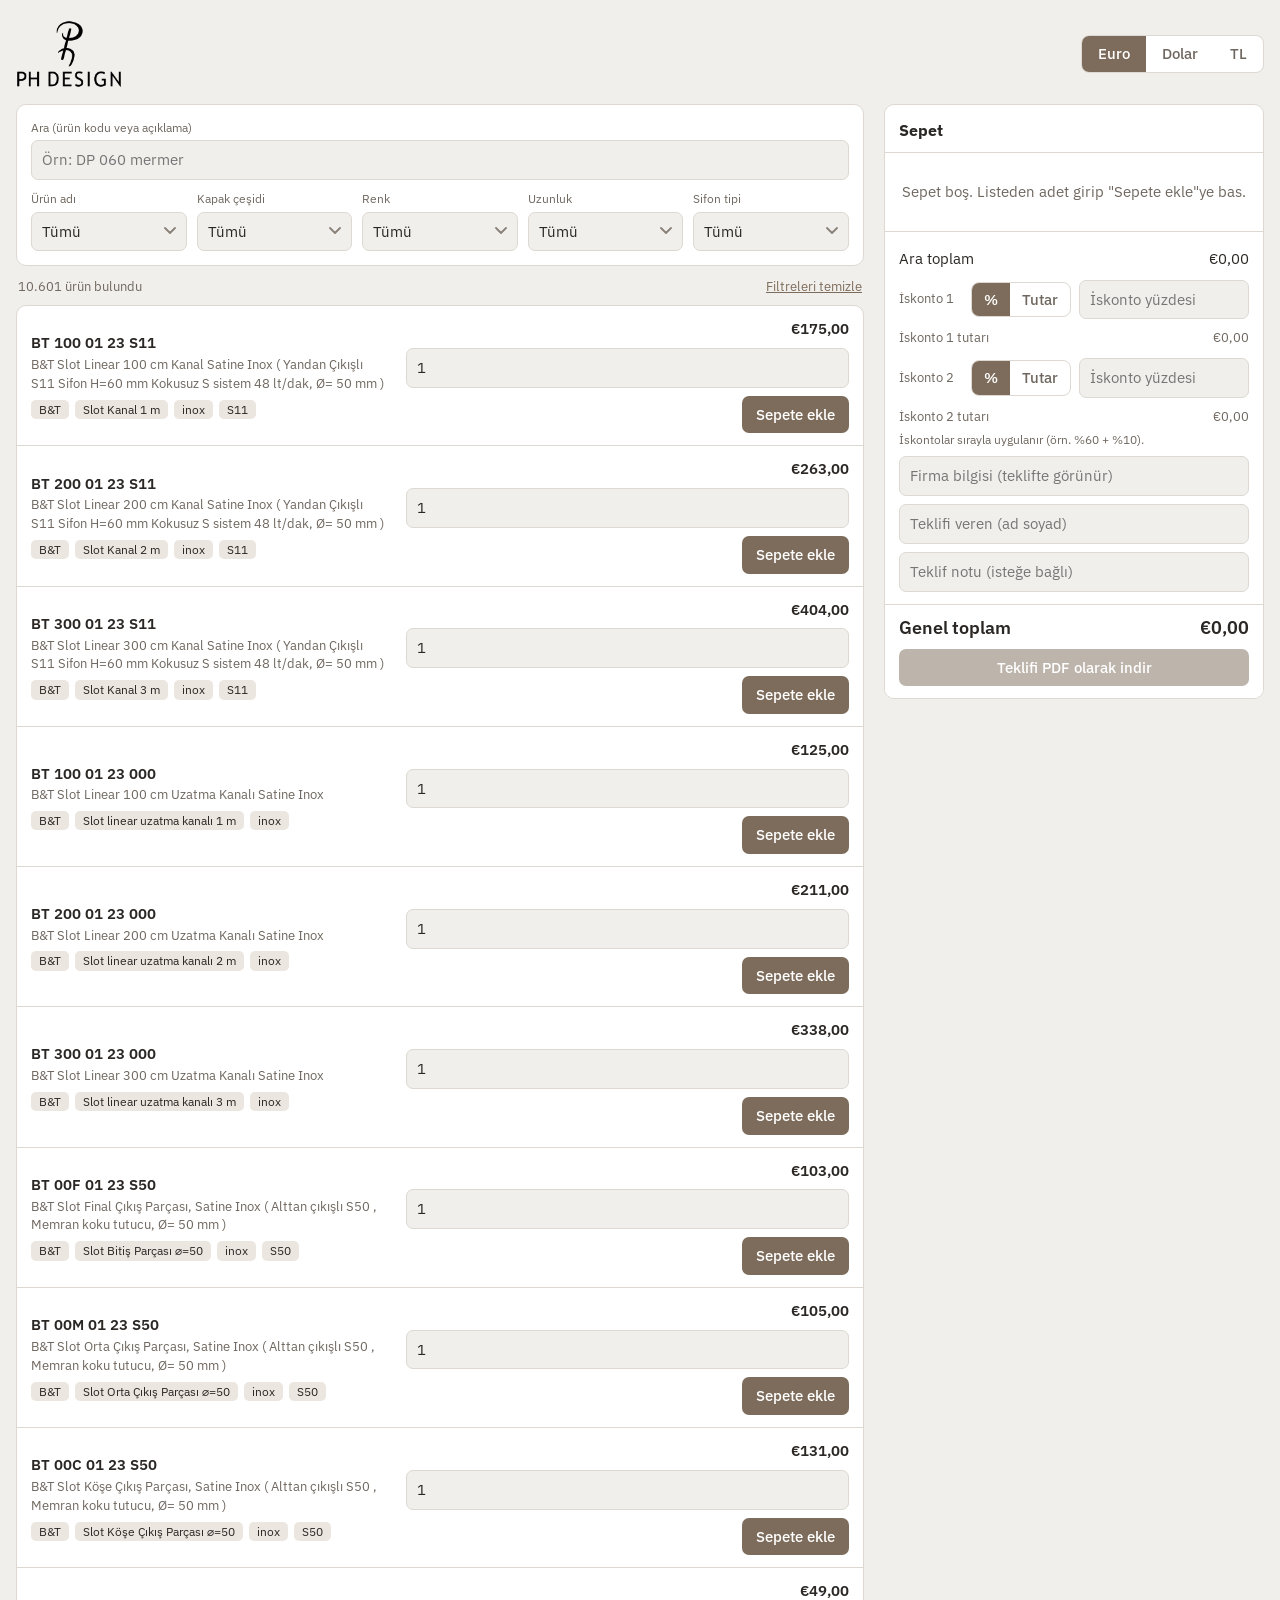
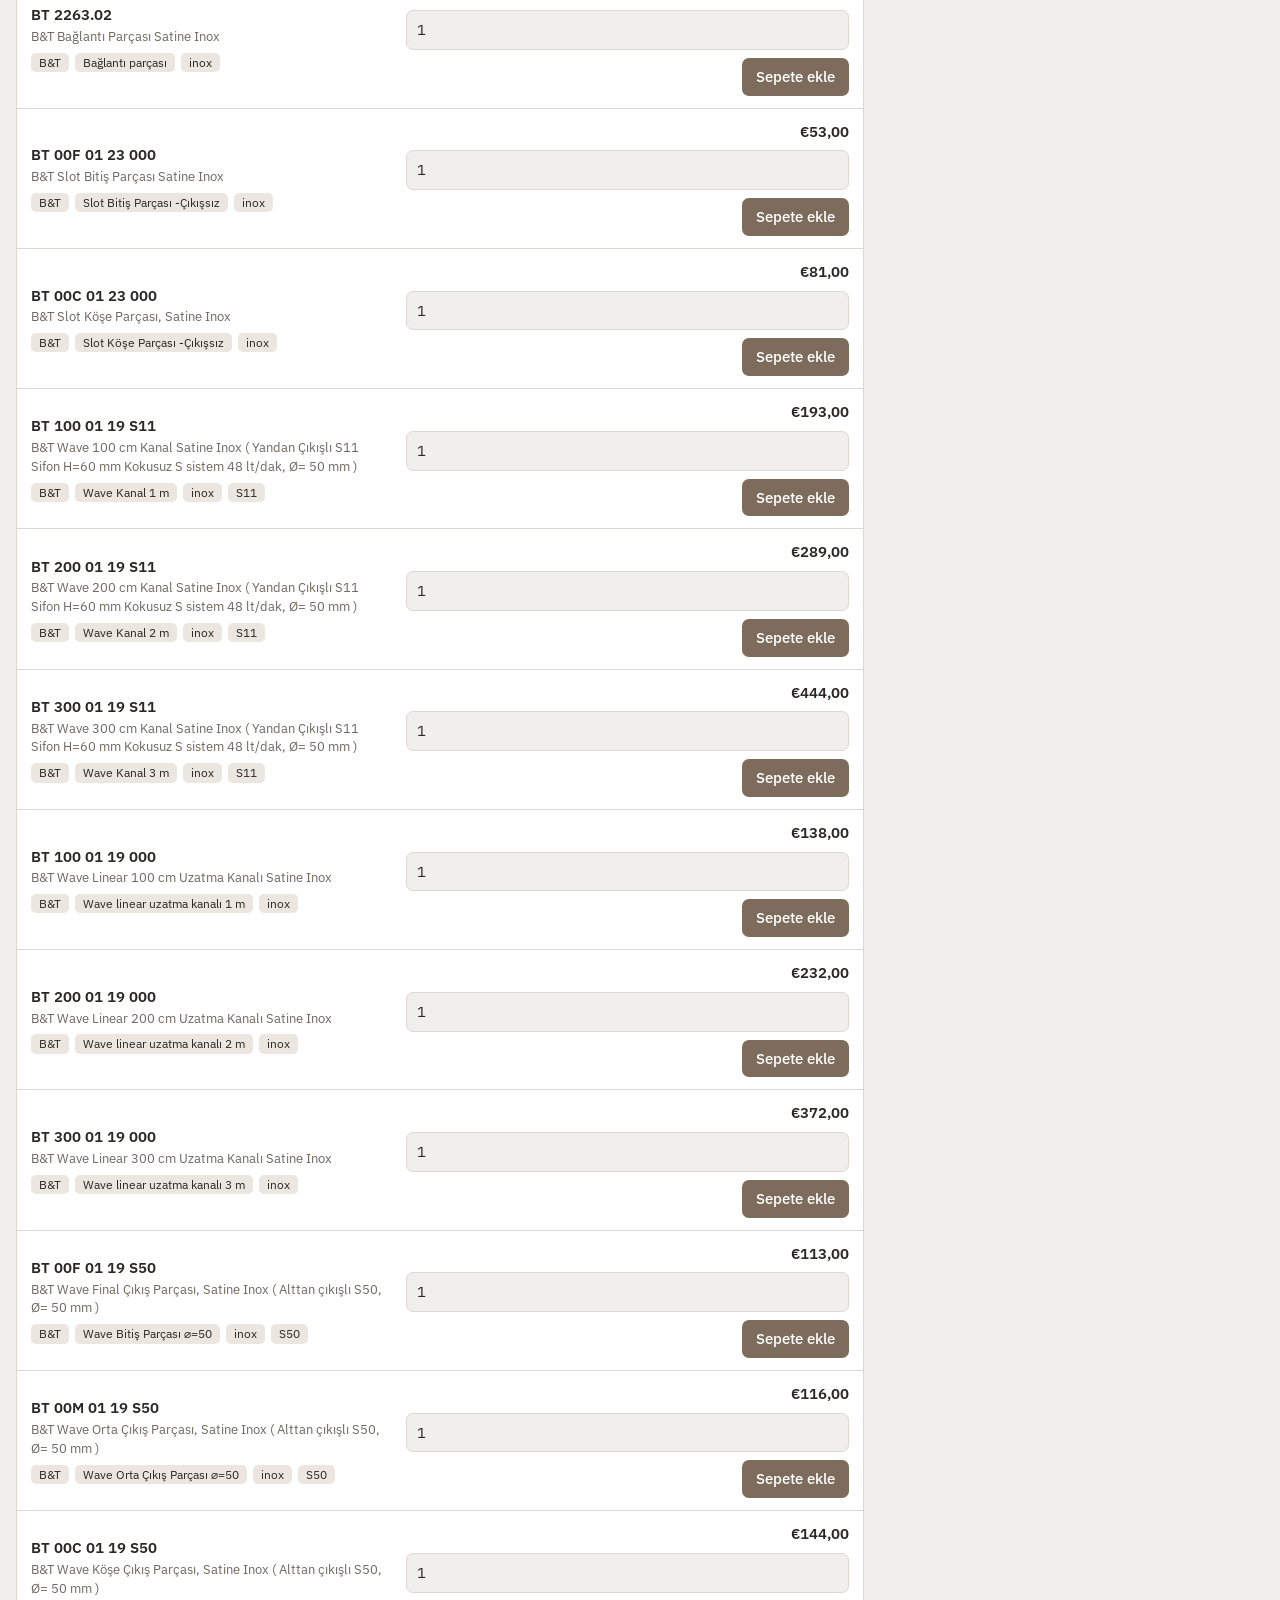
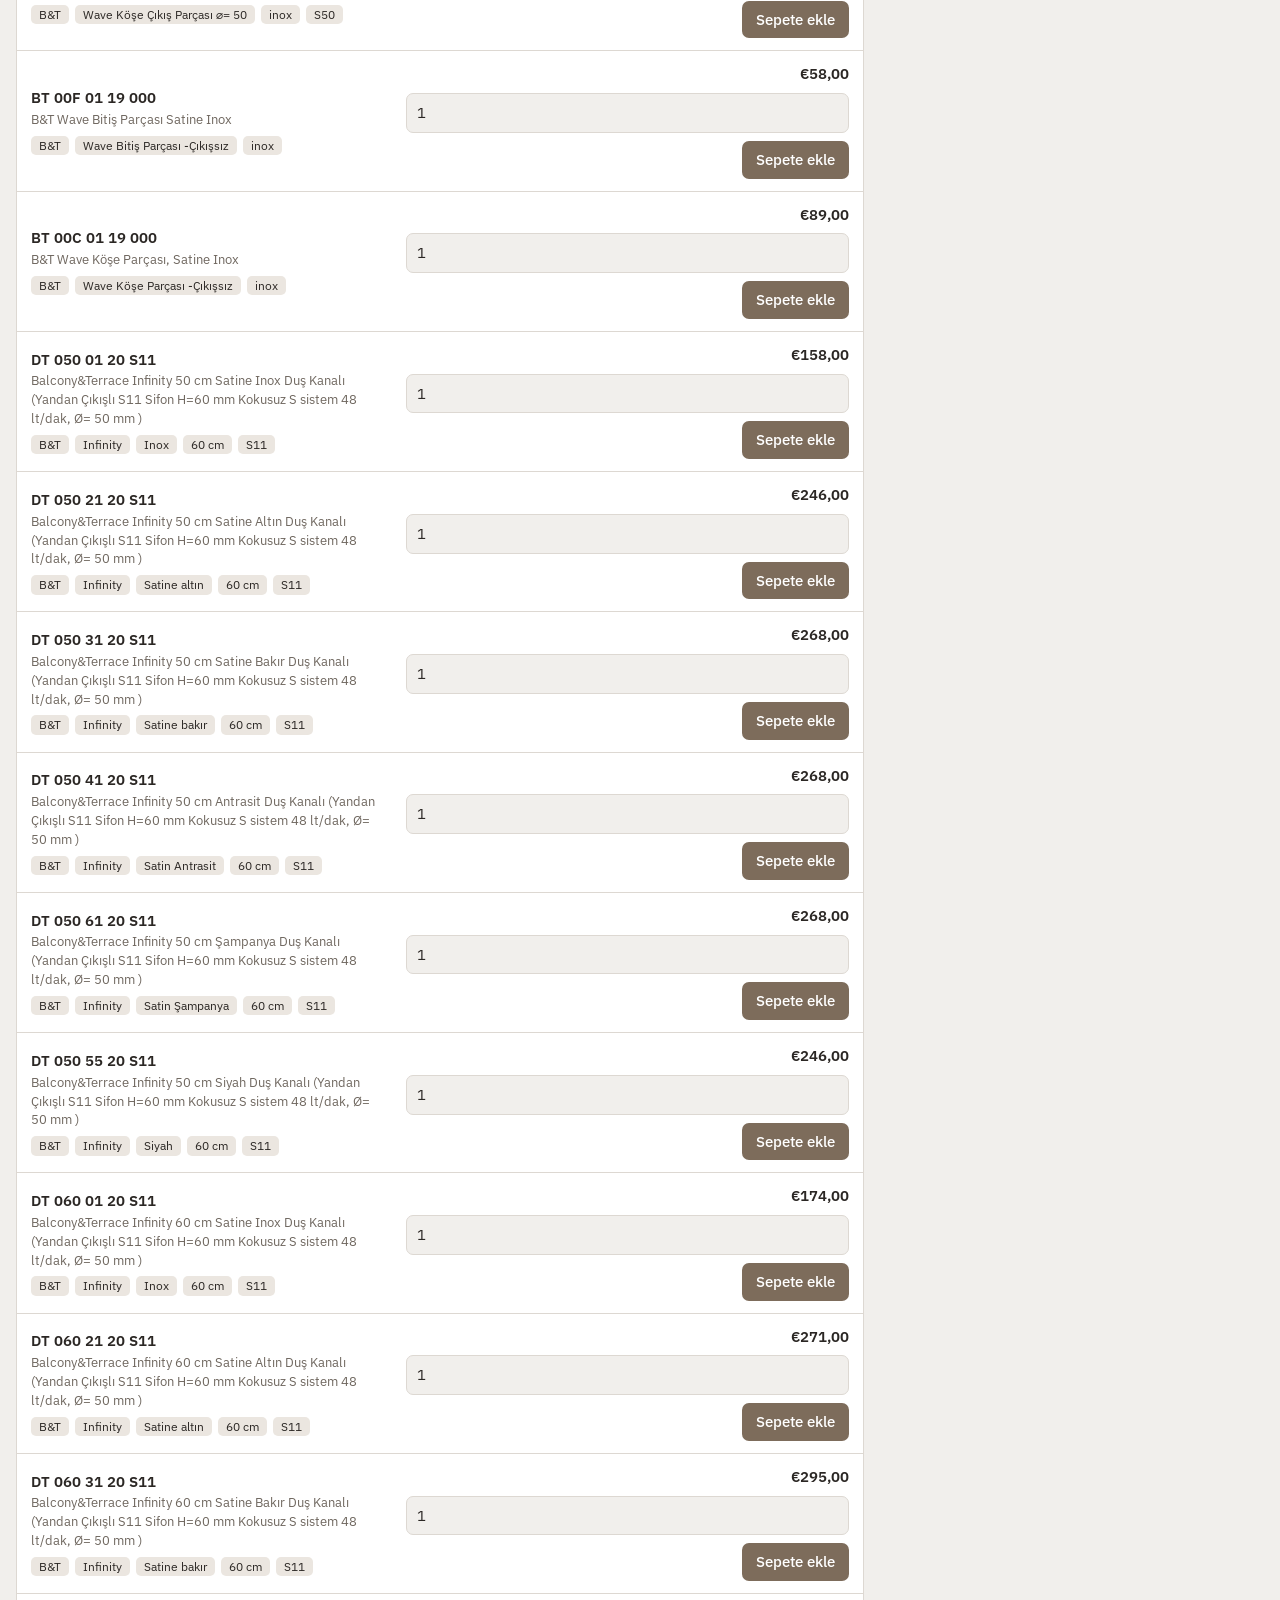
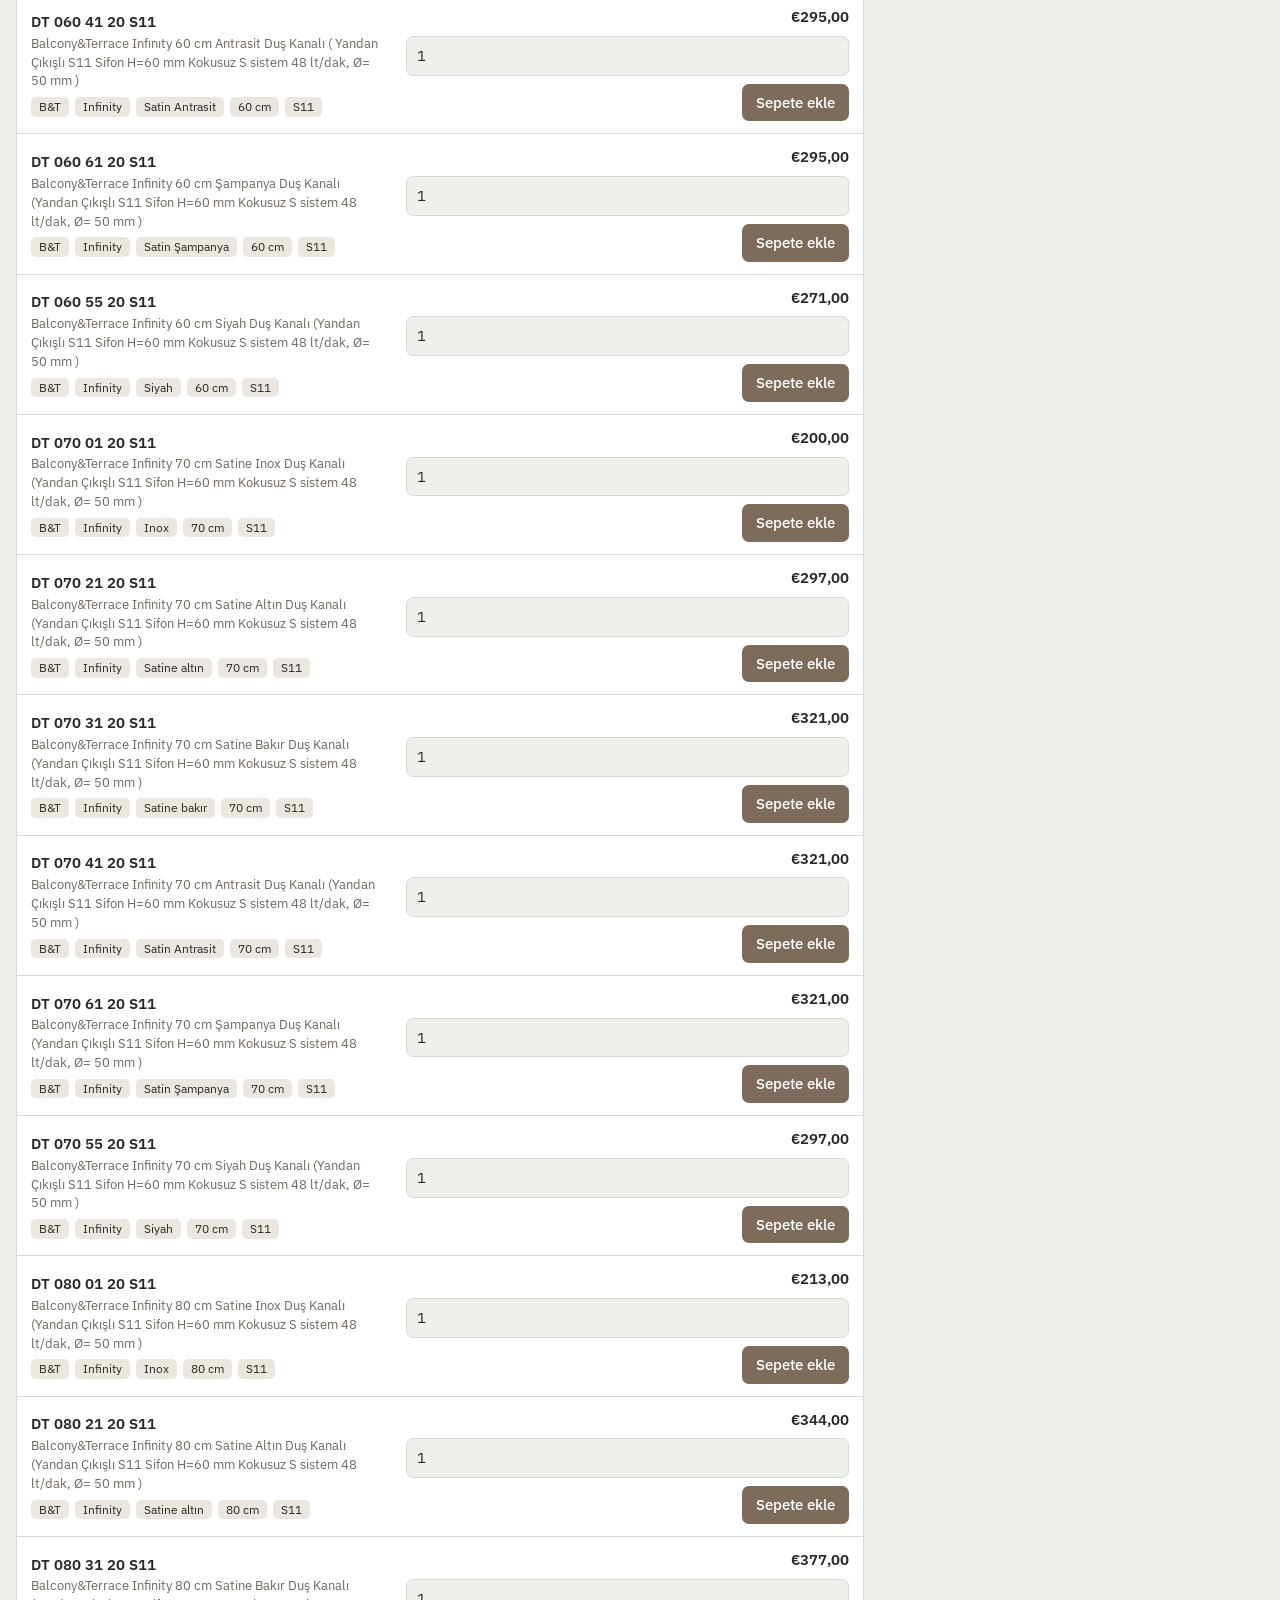
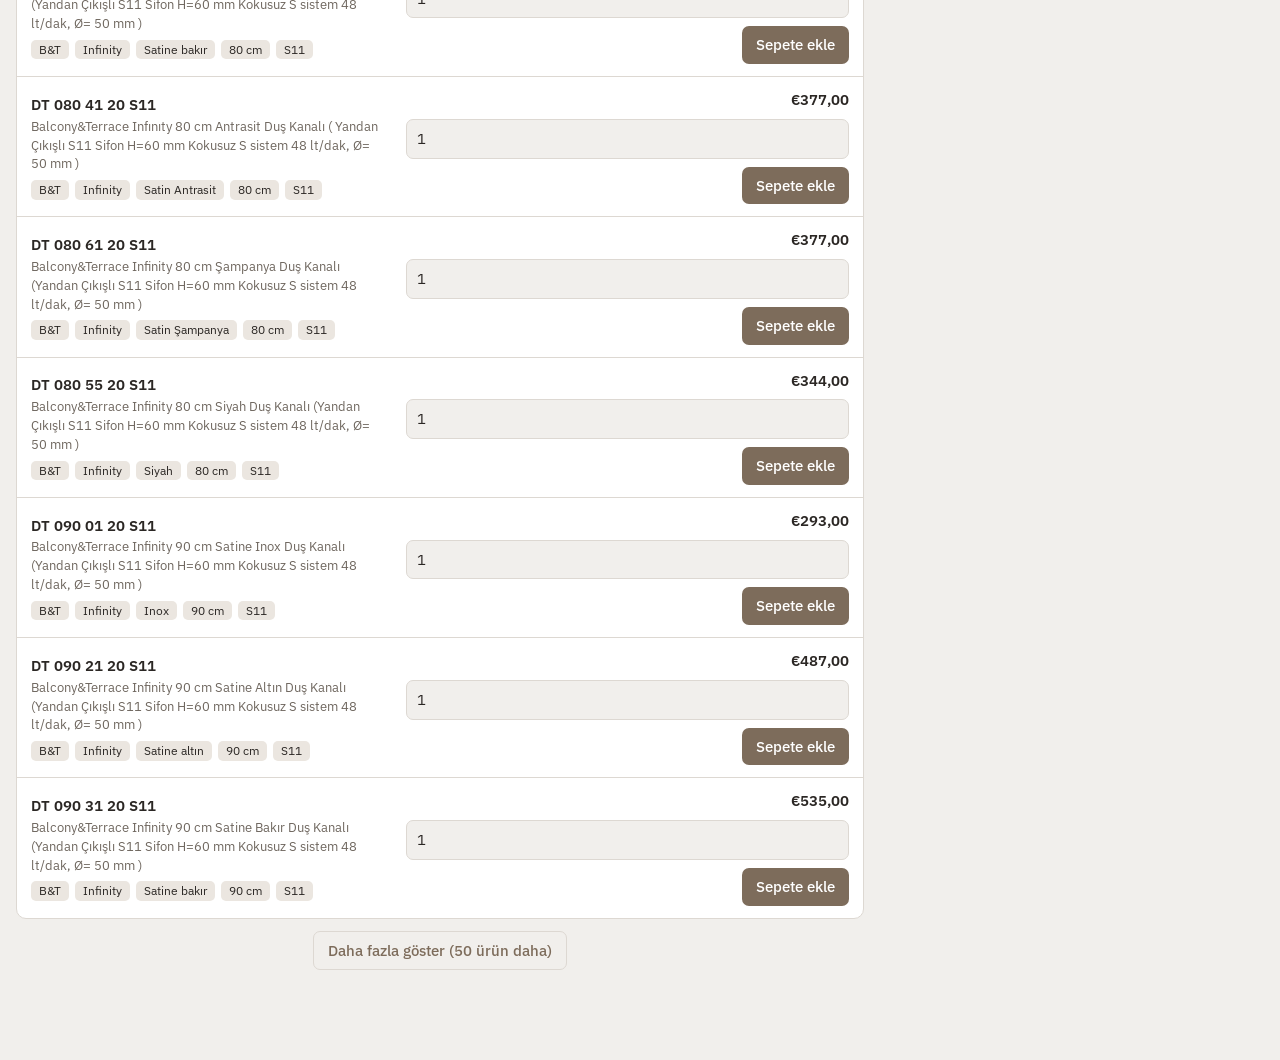
<file: PH Design Fiyat Hesaplayıcı.html>
<!DOCTYPE html>
<html lang="tr">
<head>
<meta charset="utf-8">
<meta name="viewport" content="width=device-width, initial-scale=1, viewport-fit=cover">
<meta name="format-detection" content="telephone=no">
<meta name="theme-color" content="#7d6c5b">
<title>PH Design</title>
<link rel="preconnect" href="https://fonts.googleapis.com">
<link rel="stylesheet" href="https://fonts.googleapis.com/css2?family=IBM+Plex+Sans:wght@400;500;600&display=swap">
<style>
:root{--bg:#f1efec;--panel:#fff;--ink:#2b2724;--muted:#6f675f;--line:#ddd8d2;--accent:#7d6c5b;--accent-ink:#fff;--soft:#ebe6e0;--warn:#7a5200;--warn-bg:#f6ecd6;--danger:#a8322a;
 box-sizing:border-box;padding-top:env(safe-area-inset-top,0px);padding-bottom:env(safe-area-inset-bottom,0px)}
@media (prefers-color-scheme:dark){:root:not([data-theme="light"]){--bg:#1d1b19;--panel:#272422;--ink:#ece8e3;--muted:#a39a90;--line:#3a3632;--accent:#b9a793;--accent-ink:#231f1b;--soft:#353029;--warn:#f0c36a;--warn-bg:#35290f;--danger:#ff8a80}}
:root[data-theme="dark"]{--bg:#1d1b19;--panel:#272422;--ink:#ece8e3;--muted:#a39a90;--line:#3a3632;--accent:#b9a793;--accent-ink:#231f1b;--soft:#353029;--warn:#f0c36a;--warn-bg:#35290f;--danger:#ff8a80}
html{scroll-padding-top:env(safe-area-inset-top,0px)}
*,*::before,*::after{box-sizing:border-box}
body{margin:0;background:var(--bg);color:var(--ink);font:15px/1.45 "IBM Plex Sans",system-ui,-apple-system,"Segoe UI",Roboto,sans-serif}
button,input,select{font:inherit;color:inherit}
:focus-visible{outline:2px solid var(--accent);outline-offset:2px}
.wrap{max-width:1320px;margin:0 auto;padding:20px 16px 90px}
header.top{display:flex;flex-wrap:wrap;gap:12px 24px;align-items:center;justify-content:space-between;margin-bottom:16px}
h1{font-size:24px;font-weight:600;letter-spacing:.02em;margin:0}
.seg{display:inline-flex;border:1px solid var(--line);border-radius:8px;overflow:hidden;background:var(--panel)}
.seg button{border:0;background:none;padding:7px 16px;cursor:pointer;font-weight:500;color:var(--muted)}
.seg button[aria-pressed="true"]{background:var(--accent);color:var(--accent-ink)}
.notice{background:var(--warn-bg);color:var(--warn);border-radius:8px;padding:8px 12px;margin:0 0 12px;font-size:13px}
.layout{display:grid;grid-template-columns:minmax(0,1fr) 380px;gap:20px;align-items:start}
.panel{background:var(--panel);border:1px solid var(--line);border-radius:10px}
.filters{padding:14px;display:grid;grid-template-columns:repeat(5,minmax(0,1fr));gap:10px;margin-bottom:12px}
.filters .search{grid-column:1/-1}
label{display:block;font-size:12px;color:var(--muted);margin-bottom:4px}
input[type=search],input[type=number],input[type=text],select{width:100%;padding:8px 10px;border:1px solid var(--line);border-radius:7px;background:var(--bg)}
.meta{display:flex;justify-content:space-between;align-items:center;margin:0 2px 8px;color:var(--muted);font-size:13px}
.link{background:none;border:0;color:var(--accent);cursor:pointer;padding:0;text-decoration:underline}
.row{display:grid;grid-template-columns:minmax(0,1fr) auto;gap:10px 18px;padding:12px 14px;border-top:1px solid var(--line);align-items:center}
.row:first-child{border-top:0}
.code{font-weight:600}
.desc{color:var(--muted);font-size:13px;margin:2px 0 6px}
.tags{display:flex;flex-wrap:wrap;gap:6px}
.tag{background:var(--soft);border-radius:5px;padding:1px 8px;font-size:12px}
.buy{display:flex;align-items:center;gap:8px}
.price{min-width:104px;text-align:right;font-weight:600;font-variant-numeric:tabular-nums}
.qty{width:68px}
.btn{background:var(--accent);color:var(--accent-ink);border:0;border-radius:7px;padding:8px 14px;cursor:pointer;font-weight:500;white-space:nowrap}
.btn.ghost{background:none;color:var(--accent);border:1px solid var(--line)}
.btn[disabled]{opacity:.5;cursor:default}
.empty{padding:28px 16px;text-align:center;color:var(--muted)}
.more{display:block;margin:12px auto 0}
aside{position:sticky;top:calc(12px + env(safe-area-inset-top,0px));max-height:calc(100vh - 24px);max-height:calc(100dvh - 24px);display:flex;flex-direction:column;overflow:hidden}
aside h2{font-size:16px;margin:0;padding:14px 14px 10px;border-bottom:1px solid var(--line);display:flex;justify-content:space-between;align-items:center}
#items{min-height:40px}
.ci{padding:10px 14px;border-bottom:1px solid var(--line)}
.ci .t{display:flex;justify-content:space-between;gap:8px;font-size:13px}
.ci .t b{font-weight:600}
.ci .b{display:flex;justify-content:space-between;align-items:center;margin-top:6px;gap:8px}
.step{display:inline-flex;align-items:center;border:1px solid var(--line);border-radius:7px;overflow:hidden}
.step button{border:0;background:none;width:28px;height:30px;cursor:pointer;font-size:16px}
.step input{width:46px;border:0;border-radius:0;text-align:center;padding:5px 0;background:var(--panel)}
.x{border:0;background:none;color:var(--danger);cursor:pointer;font-size:13px}
.sum{padding:12px 14px;border-top:1px solid var(--line)}
.line{display:flex;justify-content:space-between;margin:4px 0;font-variant-numeric:tabular-nums}
.line.total{font-size:18px;font-weight:600;margin-top:8px;padding-top:8px;border-top:1px solid var(--line)}
.disc{display:flex;gap:8px;align-items:center;margin:10px 0}
.disc input{flex:1;min-width:0}.disc .dl{font-size:13px;color:var(--muted);min-width:64px}.line.sm{font-size:13px;color:var(--muted);margin:0 0 4px}.note{font-size:12px;color:var(--muted);margin:4px 0 0;min-height:16px}
.disc .seg button{padding:6px 12px}
.bar{display:none}
@media (max-width:980px){
 .layout{grid-template-columns:1fr}
 .filters{grid-template-columns:repeat(2,minmax(0,1fr))}
 .bar{display:flex;align-items:center;position:fixed;left:0;right:0;bottom:0;width:100%;border:0;margin:0;padding:12px 16px calc(12px + env(safe-area-inset-bottom,0px));background:var(--accent);color:var(--accent-ink);justify-content:space-between;font-weight:600;font-size:16px;cursor:pointer;z-index:5}
 aside{position:fixed;top:0;left:0;right:0;bottom:0;width:100%;height:100%;max-height:none;border:0;border-radius:0;z-index:25;transform:translateY(105%);visibility:hidden;transition:transform .25s ease,visibility 0s linear .25s;padding-top:env(safe-area-inset-top,0px)}
 aside.open{transform:none;visibility:visible;transition:transform .25s ease}
 aside .x2{display:inline-flex}
 aside .foot{padding-bottom:calc(12px + env(safe-area-inset-bottom,0px))}
 html.lock,html.lock body{overflow:hidden}
}

@media (max-width:980px){input[type=search],input[type=number],input[type=text],select{font-size:16px;min-height:42px}.btn{min-height:42px}.qty{width:76px}}
@media (max-width:560px){.row{grid-template-columns:1fr}.buy{display:grid;grid-template-columns:76px 1fr;gap:8px}.buy .price{grid-column:1/-1;text-align:left;min-width:0}.buy .qty{width:100%}.ci .b{flex-wrap:wrap}}
@media (max-width:340px){.filters{grid-template-columns:1fr}}
.dlg{position:fixed;top:0;left:0;right:0;bottom:0;background:rgba(0,0,0,.45);display:flex;align-items:center;justify-content:center;z-index:30;padding:16px}
.dlg[hidden]{display:none}
.dlg .box{background:var(--panel);border:1px solid var(--line);border-radius:12px;padding:18px;max-width:420px;width:100%}
.dlg h3{margin:0 0 12px;font-size:18px}
.langs{display:grid;grid-template-columns:repeat(3,1fr);gap:8px}
.lg{border:1px solid var(--line);background:none;border-radius:8px;padding:10px 6px;cursor:pointer;font-weight:500;min-height:42px}
.lg[aria-pressed="true"]{background:var(--accent);color:var(--accent-ink);border-color:var(--accent)}
.dlg .acts{display:flex;gap:8px;justify-content:flex-end;margin-top:16px}
#quote{display:none}
.sum input[type=text]{margin-top:8px}.cinfo{margin-top:10px}.cinfo summary{cursor:pointer;font-size:13px;color:var(--muted)}
@media print{
 @page{size:A4;margin:14mm}
 html,body{background:#fff!important;color:#000!important;padding:0!important}
 .wrap,.bar,#loading,.notice,.dlg{display:none!important}
 #quote{display:block;font:12px/1.4 "IBM Plex Sans",Arial,Helvetica,sans-serif;color:#000}
 #quote h1{font-size:22px;margin:0 0 2px;letter-spacing:.02em}
 #quote .qh{display:flex;justify-content:space-between;align-items:flex-start;gap:16px;border-bottom:2px solid #7d6c5b;padding-bottom:10px;margin-bottom:10px}#quote .qc{font-size:11px;line-height:1.5;margin-top:6px}#quote .qr{text-align:end}#quote .qtitle{font-size:22px;font-weight:600;letter-spacing:.04em;margin-bottom:6px}#quote .cu{margin-top:4px}#quote .cd,#quote .ds{text-align:start}#quote [dir=ltr]{unicode-bidi:isolate}#quote [dir=auto]{unicode-bidi:isolate}
 #quote .qm{font-size:12px;margin:2px 0}
 #quote table{width:100%;border-collapse:collapse;margin-top:10px}
 #quote th{background:#ebe6e0;text-align:start;font-weight:600;padding:6px;border-bottom:1px solid #999}
 #quote td{padding:6px;border-bottom:1px solid #ddd;vertical-align:top}
 #quote tr{break-inside:avoid}
 #quote .r{text-align:end;white-space:nowrap}#quote[dir=rtl]{font-family:Tahoma,"Noto Sans Arabic",Arial,sans-serif}
 #quote .qd{color:#555;font-size:11px;margin-top:2px}
 #quote .qt{margin:12px 0 0;margin-inline-start:auto;width:55%;break-inside:avoid}
 #quote .qt div{display:flex;justify-content:space-between;padding:3px 0}
 #quote .qt .g{font-size:15px;font-weight:600;border-top:2px solid #7d6c5b;margin-top:4px;padding-top:6px}
 #quote .ch{font-weight:600;font-size:12px;letter-spacing:.04em;margin:10px 0 4px}#quote table.ct{margin-top:0;margin-bottom:8px}#quote .ct th{width:26%;background:#ebe6e0;font-weight:600;padding:5px 8px;border:1px solid #bbb}#quote .ct td{padding:5px 8px;border:1px solid #bbb}#quote[dir=rtl] .ct td{text-align:right}#quote .qs{margin-top:34px;break-inside:avoid;width:45%}#quote .qs .ql2{font-size:11px;color:#555}#quote .qs .qn2{font-weight:600;font-size:13px;border-top:1px solid #000;padding-top:4px;margin-top:26px}
#quote .qn{margin-top:16px;font-size:12px}
 #quote .qw{margin-top:8px;font-size:11px;color:#555}
}
.brand{margin:0;line-height:0}.brand img{height:68px;width:auto;display:block}
@media (prefers-color-scheme:dark){:root:not([data-theme="light"]) .brand img{filter:invert(1)}}
:root[data-theme="dark"] .brand img{filter:invert(1)}
@media (max-width:560px){.brand img{height:56px}}
@media print{#quote .ql{height:64px;width:auto;display:block}}

html{-webkit-text-size-adjust:100%;text-size-adjust:100%}
body{-webkit-tap-highlight-color:transparent;overflow-x:hidden}
button,.btn,.lg,.seg button,.link,summary{touch-action:manipulation}
input,select,button{-webkit-appearance:none;appearance:none}
input[type=search],input[type=number],input[type=text],select{border-radius:7px;min-width:0}
input[type=search]::-webkit-search-cancel-button{-webkit-appearance:none}
select{background-image:url("data:image/svg+xml,%3Csvg xmlns='http://www.w3.org/2000/svg' width='12' height='8' viewBox='0 0 12 8'%3E%3Cpath d='M1 1l5 5 5-5' fill='none' stroke='%238a8178' stroke-width='1.8' stroke-linecap='round' stroke-linejoin='round'/%3E%3C/svg%3E");background-repeat:no-repeat;background-position:right 10px center;background-size:12px 8px;padding-right:30px;text-overflow:ellipsis}
.cs{flex:1 1 auto;min-height:0;overflow-y:auto;-webkit-overflow-scrolling:touch;overscroll-behavior:contain}
.foot{flex:none;border-top:1px solid var(--line);padding:10px 14px 12px;background:var(--panel)}
.foot .line.total{border-top:0;margin:0 0 8px;padding:0}
.hacts{display:inline-flex;align-items:center;gap:12px}
.x2{display:none;width:36px;height:36px;border:1px solid var(--line);border-radius:50%;background:none;align-items:center;justify-content:center;cursor:pointer;font-size:16px;line-height:1}
.buy{flex-wrap:wrap;justify-content:flex-end}
.dlg .box{max-height:100%;overflow-y:auto;-webkit-overflow-scrolling:touch}
img{max-width:100%}
</style>
</head>
<body>
<div class="wrap">
 <p class="notice" id="loading">Ürün listesi yükleniyor…</p>
 <header class="top">
  <h1 class="brand"><img id="brandlogo" src="[data-uri]" alt="PH Design"></h1>
  <div class="seg" role="group" aria-label="Para birimi" id="cur">
   <button data-c="EUR">Euro</button><button data-c="USD">Dolar</button><button data-c="TRY">TL</button>
  </div>
 </header>
 <p class="notice" id="usdNote" hidden>Excel dosyasındaki ikinci fiyat sütunu "Euro" başlığıyla geliyor ve ilk sütunla birebir aynı. Dolar fiyatları bu yüzden Euro ile aynı görünüyor; gerçek dolar fiyatlarını içeren dosyayı gönderirsen güncellerim.</p>
 <div class="layout">
  <main>
   <section class="panel filters" aria-label="Filtreler">
    <div class="search"><label for="q">Ara (ürün kodu veya açıklama)</label><input type="search" id="q" placeholder="Örn: DP 060 mermer"></div>
    <div><label for="f-seri">Ürün adı</label><select id="f-seri"></select></div>
    <div><label for="f-kapak">Kapak çeşidi</label><select id="f-kapak"></select></div>
    <div><label for="f-renk">Renk</label><select id="f-renk"></select></div>
    <div><label for="f-ebat">Uzunluk</label><select id="f-ebat"></select></div>
    <div><label for="f-sifon">Sifon tipi</label><select id="f-sifon"></select></div>
   </section>
   <div class="meta"><span id="count"></span><button class="link" id="reset">Filtreleri temizle</button></div>
   <section class="panel" id="list" aria-live="polite"></section>
   <button class="btn ghost more" id="more" hidden>Daha fazla göster</button>
  </main>
  <aside class="panel" id="cart" aria-label="Sepet">
   <h2><span>Sepet</span><span class="hacts"><button class="link" id="clear" type="button">Sepeti boşalt</button><button class="x2" id="closeCart" type="button" aria-label="Sepeti kapat">✕</button></span></h2>
   <div class="cs">
    <div id="items"></div>
    <div class="sum">
    <div class="line"><span>Ara toplam</span><span id="sub">0</span></div>
    <div class="disc" data-i="0">
     <span class="dl">İskonto 1</span>
     <div class="seg dmode" role="group" aria-label="İskonto 1 türü"><button data-m="pct">%</button><button data-m="amt">Tutar</button></div>
     <input type="number" class="dval" min="0" step="any" placeholder="İskonto yüzdesi" aria-label="İskonto 1">
    </div>
    <div class="line sm"><span>İskonto 1 tutarı</span><span class="dtot">0</span></div>
    <div class="disc" data-i="1">
     <span class="dl">İskonto 2</span>
     <div class="seg dmode" role="group" aria-label="İskonto 2 türü"><button data-m="pct">%</button><button data-m="amt">Tutar</button></div>
     <input type="number" class="dval" min="0" step="any" placeholder="İskonto yüzdesi" aria-label="İskonto 2">
    </div>
    <div class="line sm"><span>İskonto 2 tutarı</span><span class="dtot">0</span></div>
    <div class="note" id="eff"></div>
    <input type="text" id="qcust" placeholder="Firma bilgisi (teklifte görünür)" aria-label="Firma bilgisi">
    <input type="text" id="qby" placeholder="Teklifi veren (ad soyad)" aria-label="Teklifi veren">
    <input type="text" id="qnote" placeholder="Teklif notu (isteğe bağlı)" aria-label="Teklif notu">
    </div>
   </div>
   <div class="foot">
    <div class="line total"><span>Genel toplam</span><span id="grand">0</span></div>
    <button class="btn" id="pdf" type="button" style="width:100%">Teklifi PDF olarak indir</button>
   </div>
  </aside>
 </div>
</div>
<div class="dlg" id="qdlg" hidden role="dialog" aria-modal="true" aria-labelledby="qdt">
 <div class="box">
  <h3 id="qdt">Teklif formu oluştur</h3>
  <label>Teklif hangi dilde hazırlansın?</label>
  <div class="langs"><button class="lg" data-l="tr">Türkçe</button><button class="lg" data-l="en">English</button><button class="lg" data-l="de">Deutsch</button><button class="lg" data-l="it">Italiano</button><button class="lg" data-l="ar">العربية</button></div>
  <label for="qvalid" style="margin-top:12px">Geçerlilik süresi (gün)</label>
  <input type="number" id="qvalid" min="1" step="1" inputmode="numeric" placeholder="Örn. 15">
  <div class="note" style="margin-top:12px">PDF olarak kaydetmek için açılan yazdırma penceresinde "PDF olarak kaydet"i seç. iPhone/iPad (Safari): Paylaş &gt; Yazdır, ardından önizlemeyi iki parmakla büyütüp Paylaş &gt; Dosyalara Kaydet.</div>
  <div class="acts"><button class="btn ghost" id="qcancel">Vazgeç</button><button class="btn" id="qgo">PDF oluştur</button></div>
 </div>
</div>
<div id="quote"></div>
<button class="bar" id="barBtn" type="button" aria-controls="cart"><span id="barN">Sepet (0)</span><span id="barT"></span></button>
<script>
function step(m){var b=document.getElementById('loading');if(b){b.hidden=false;b.textContent=m}}
function showErr(m){var b=document.getElementById('loading');if(!b){b=document.createElement('p');b.className='notice';var w=document.querySelector('.wrap');w.insertBefore(b,w.firstChild)}b.hidden=false;b.textContent='Hata: '+m}
window.addEventListener('error',function(e){showErr(e.message+(e.lineno?' (satır '+e.lineno+')':''))});
window.addEventListener('unhandledrejection',function(e){showErr(String(e.reason&&e.reason.message||e.reason))});
step('Adım 1/4: sayfa betiği çalıştı…');
</script>
<script id="d" type="text/plain">H4sIAJQDxGoC/8y9wZIkyXVl+SshWLR0iyRj1FSfqamNSC8KIMiGACBBFtjTYEsvsgvJZkpVZbGzsmYIzmZ2s5kPmBW57DU38wMEf2S+pN09IjI9zd/Td81V9RpEIF6BrKyMYy+e3+MZGtft//zR92/ev/3R//qff/SjVz/64qv3333z9t2b04c//je/Pj++/v7tV6d//uS7b//u9Vcfzv/u4Y/+48NPfvhw+sV3rz/88P718+//1fs337794dtPHz380cPLb/zV++/+5u3z7/vy7d989+78z2/eXv+WL799/f7jPx9++d1vf/jm9cf/+2eXT3T6v9+f/+/LH/Ty8SegLz+8fvfbpz/n12+++tt3L9fy1z/6L69+9PXrv3v99fN1/vGb79/+t3cP04Xjuw8PP3/97vU3D9PDty+/cP4PX79/+OEfXn/49vXD1+d//ft/fv4N/9vr//3NZ//F5Rdq/8Xzp4uff7rofbq4/XTR+3Tx+tOlzz9d8j5d2n665H26dP3p5Gqu4eqirz5OVx/L+eNf/eWf/8nP/tODzC9kP3774e2//tPDr16//5f/8fr706f4//+f/+vfz+HjlfzL//ev//Tm4V/+79//89e//+fKb/zz9x9e13/b5bLsT/c0hvqne/j0O/3P9+Mvfv+Pv/jiz379s4cf//nv//GLv/7Z5dn1+3/65vW7D6ff93cv/8X5yfb2/VffnPf2pz//69N/8Zc/+/n542/e/LfTbz199Kdvvvv78z/ev3nz9emfP3v3N2/fvf3wu9OHv7h8lT5+8PDT04e/fPP+2zfnX/v4JLo8G//+4RdXH/7008e//PThX1x9ePU7/vLTh19++vDXnz78q6vf/B9PH/7Fwx+/f/32/KT/i98+f3D+Iplf8z/6OMjT//uHzde+9tv++w+v35/n9uv3b9799nfmF/nmP7z+Yld+22+++NOf/uXDT/78z379xS9+9vDLL/7sX//xp78+R8vp070kyxffnL6a7z5+8PDF796dZ/7Fuw/vT1H64erD63/1/euP/+r84cu/+vHr06d///GDl19+++6yAD/79I+H10//5vLxaZW+ef31y//7/m/fvjuP4svXH96ecD5xPP3Cv/7j61Oyv/vd65dfefPw+uUSXv7/5r958/BfX7i+fPu71397+uf1n/Lx4yfc03je/NfXH57HM72aH7769uHvH6LI6YPPfmUOT7+SXsXN7/n0Ky+/Jz98+9nvePn/L/++bP592fz7KTz9gdOn///5f/DxFz7+F9P2F+L2P4nb35G2v/B8qZd/Xv3/T3/EdhZx+zui8js+/yTp+Z/y/M+PI3v+5/Iyoud/rh9H8PHCPn4QXz54Br7CuPye0xf3+4vPn766X4aLUcNFdOHin5Avj8vlsVwe1/PjdPmd0+V3TpffOV0kIGeNfPkU5PnyK+t8eYp99398f/os/zmengy/fjizhukhpoenP+j0YuXhEhLPwfd0Lc8ae17ay7Ph3z785vwS4d2nrD577PSHPFxelzz8h3+fL1/4n3/39Q/f//APD18+fP/2+w9vvn2Q8vDNh//lt6+/fvXwL//vOfnPv+vf/ehVfLW+Cq+mZX58eZxDWh8lvyr/5dUzbXRoI412udDGnB5fHpd5SY9zuaJNDm2i0U5Pw5Ugjy+P05RTelznK95PuxBCsHfhr55euvz8+aXLFfiPXqWnL2K8fBEvj2le18c8vQrKF1H/NNH/NOVp+tP0+PKYw5Ifp/nq0yTn0yT/00xPl5NSeXx5XJfT1NL15wnhT16+yvNnn+dP3p6/rspLmVebL/ZJcB/OX+z/cf3FPn3tXj388s2370//5uvT1/nhww8ffvjqh+2T5vlZE84b+PQY15wfQznBXyH+Uke0Xmz1JJRnwstKXB5TiOkxL58T/kQntF849mR8Xtt03qSnx7Qs8TGt14zx8jyPz3RXrzg/vdD5bHvi+vSkWx+fHyY5r6q+O5sdvXml9dmfPD/xzucv9+VhmmN+PE06KAPd/MnbF2evNn/005ernGdweYgpxcf5Gvo5Jqb1KtYur/t4rnjeqfVy7ZfHeZ6Xx3KriltKniOevv6xnL/2T48lxdNW3SrilpLohqdhilzccHmc4lLmxxJv3XAC/bRPF1DcDfPzk6w8vjymU5o+rsutG8xPA7hhCk9jP63ty2POJTyWcisH8/Mgcni6nrTEx5fHKSxTfBTlGX7+As+ffaJWO2wj7Hm60+UpcXlMcZZz3NyK4JamUQRbmOUZJj++PKYk4VFEyfxbmObM3+LkJ5yn3X7a80ny47KZzZ/oK+Fk8dO1zud9vjxMeQmPJy8H5UI3f7KXxU8vc56S4xIic46P68c/+o9Pf/T89CInvOTH62+++u7d7/7Nr9+8f//6q/Mf9PQtjYfL3zI+m94f/3C6qJfN/redQ+X0Cmk6856eJZeZXB5lPmlwnV5S5Rk/7sZ//obA8AvI5wuIcl7fp8cllNPyyOYC0u4LeP4mxPALKJcLyOXyd5Tz47JMy+NpYz+/AMEv4OO3XIazC8aecfZP304ZDj9j8POMb875+0PjwVdg5TMYOfmoyFkuOX95nMMUHnPe4Mfd+NzIWS4vvC+PSzn9pW7dXkDafQHcyFnny19Ez49Fzv9YNxfgRM5p1r//54+XYITOw7DUcfEzPn966rjwUOpkfurUt34BU2c5JHVOz9sQzviXx3mZ18dUNvhxNz4xdU7/W5fL4pwfyzzHx7y9gLT7Aoipk09/37l84+byuEZJj1t+wfmpr3MA9IyjcwMHYIfyZiHnjbvvBcybckjeLK/i5e/4T495SulxkQ1+3I1PzJvlVbr8RfzpcV1DfpzS5gLS7gsg5s1y/hbx0zeKL9/5KXN+lO0VgC9zygEvcyD+jH8FuLED0UPBU8jB4y7+CgbPekjwnDZ/fTplSpcXmGl5lHWDH3fjE4OnvJJy3pmnx0lClM1L5BVMnvWg5Cmv5nQ5Hr88TrOcVijJ5goEvwLqax0IPuPw3NiB6KHYWcmx4679y+G/S/580sMPnvPZWXh+XONyesG2wY/78anB4+zOmSztvwRu8pSnc46ng471fDRcNpcgOy6BHT0+fd5BT88eHx/Knpf9IYaPt/oRDZ94VPiky8vNy+O6BHmc84Y/7ucnp890+RJMTz8vsk7nH5f6/BLS/kvgps+yXr67dvlhmpyX9CjT5hJkxyWw08enzzvo6enj42PpEw9In+rqXx2ih/6H6MHln6c7DtEn7RA9jDhEb7sA8xB90g7RQ+MhuvHNknlzBb85/+7T9X97/te7Lsc8Up+0I/U9X48dYdT2FRHsEjJ+CbuiqA1+xuCfkyj0PFlvA1+B50EGcygflUPKyfqknayHESfrPXJIOWOctJP1MOJkve0CzJP1STtZ3/MVICePewkZvwR68rjwUPJkfvLUN38Bk2c5JHn00/VJO10PI07Xm5NHP22ctNP1MOJ0vTl51GPeSTtd3/MFYAYPcAUZvwJu7gDsUOws5Nhx176AsVMOiR39kH3SDtnDiEP25tjRzxon7ZA9jDhkb44d45h30g7Z93wJmMEDXUPGr4EbPRA9FD6FHD7u8q9g+KyHhI9+0D5pB+1hxEF7c/gYJ46TdtAeRhy0N6ePcWwxaQfte74GzPSBriHj18BNH4geSp+VnD7u9l+dt4cB5+0d8kc5b5+08/Yw5Ly9Q/44u3N13h6GnLf3CCDtyHfSztt3fRXICeRfRN5xEfQI8vGhCNp77N4hg7xnQEQzKB6VQcqx+6Qdu4chx+5dQkg5e5y0Y/cw5Ni9RwhpJ7+Tduy+66tADiH/IvKOi6CHkI+PhVA8IISqz4DrCvvccvrun/3O/tnvXYX2ST2M33E1O34QaHs5fRrtk3oav+MKdvwcUNMV2Ofv6gH8nq/Bnp8GaroGAa8h49ew74eBmuhnkP7lh4HmnuX2JvIV2f4MptF97fYmfvsMXj2E38HPzR/tKFI9hd9xBdz80U6B1WN45ArYwePDZxyeHjw+PRQ8mR88ztovYPAshwSPcQSvnsHv4CcGj3EYqR7C77gCYvDox8DqKfyeLwEzfpBLyPglcNMHgYfCZyGHj7/6BQyfckj4GAfx6kn8Dn5i+BiHkepR/I4rIIaPdRCsnsXv+SIw4we7iIxfBDeAMHwoggo5gvwnwApG0HpIBBnH8ep5/A5+YgRZJ5LqgfyOSyBmkHWgoZ7I7/kqMDMIu4iMXwQ3gzB8KINWcgb5z4DrEvxcf88W91j+YVQQaefy6sF8ffp3F+Hbg8jboOsm/DykCd8hidRTYfVoftfXgRxFwFXkHVdBzyKAH8qi3Z349jBynwURfEV0Zym+QxJpp/Pq8fyeCyBHkXY4qZ7P77kGbhSpZ8PqAf2urwM5ioCryDuugh5FAD8WRfGAKKo/C67P6FPLGf3LG/Z/fgFpyNvMT0E9lU9tp/IDrsA+lQ/qqXxqO5UfcAX2qXxQT+VT66n8gGsQ8Bry7muwkmjARczgRbwEUbrvcH4A+Yo8CTIYQ/moGNIO54N6OJ/aDueHxZB2ShnUw/nUdjg/LIa0E+KgHs6n1o78sBjyryHvvgZ6DPkXAcVQ5seQ8yRYwBhaDokh46g+qEf1qe2ofkwMGeeVQT2qT21H9WNiSD8qDupRfWo9qh+TQsgl5N2XwA0h5BqgDFrIGeQ/AwqYQeWQDDJO7IN6Yp/aTuzHZJBxYBnUE/vUdmI/JoOs0+Kgntin1hP7MSmEXUTefRHcHMKuAkqiQk4i/3mwgkm0HpJExsF9UA/uU9vB/Zgkso4tg3pwn9oO7sdEkXXYEdSD+9R6cD8mirCLyLsvghtF2FVAUbSSo8h/Ilyf36emUv2oMNIO74N6eJ8aD+9HhZG3PteH96nx8H5YGqnHxkE9vE/Nh/fD4gi4irzjKuhBBPBDQVQ5vB+VRO6zIKJJFI9KIu3wPqiH96nx8H5cFGnHlkE9vE+Nh/fDokg9Ng7q4X1qPrwfFkXAVeT9V0FPJOAysESKByRS/clwdYaf5+5n+PnTDyFMU89DfNEO8fM84BC/8RLsU3zRTvHzPOAUv/ES7GN80Y7x8zzkGL/xIgS8iIxfxK4YasSfQfznGMpzxxP8RvQVeQZkMIXyYSmkneGLdoaf5wFn+F1SSDu/FO0QP88DDvG7pJB2eCzaKf6erwI7hfyLyPhF8FPIx4dSKB+QQs4zYAFTaDkmhYwjfNGO8PM84Ai/PYWME0zRzvDzPOAMvz2F9NNj0Q7x8zzkEL89hJBryPg1kDMIoYciaGFHkL/+BYygckwEGSf4op3g53nACX57BBlHl6Id4ed5wBF+ewRZB8eineHnecgZfnsIYVeR8asgxxDGDwVRYQeR/yRYwSBajwki4wBftAP8PA84wG8PIuvgUrQT/DwPOMFvTyLryEO0I/w8DznCb08i7CoyfhXkJML4oSRa2UnkPwuuju/z3P/4vkcWaef3op3f53nE+X2PLPI26OoAP88jDvC7hJF6dizaCX6ex5zgd0kj4DLyjsvgxxFwAVAc7T3D75FH7jMhonkUD8sj7RRftFP8PI84xe8TSNrJpWjH+HkecYzfJZDUo2PRzvHzPOYcv0sgAZeRd1wGP5CAC8ACKR4RSPVnwvWd6mP/O9XHj1ewGBcQ7zjCj+qd6uOIO9U3XYB5gB/VO9XHAe+N33YB5vF9VO9NH8fcm77pEgS7hLz7Evbdr6PpGmbsGl5u1xF73qK+CXwFngAZDKB8VAApp/[base64]/rW/IGuIe++Bm4CQRcBZVAhZ5D7HFjBDFoPySD9uD6q962PI+5b35pBxjFlVO9bH0fct741hIyDjajetz6OuW99awhB15B3XwM3hKCLgEJoJYeQ+yS4vn19HP1O+fcmkXJYH9U72Mchd7BvTyJnfa7vYB+H3MG+QxRpB8RRvYN9HHQH+w5Z5F9E3nER9BTy8aEU2n0H+/YY8p4BEXwxdOcd7NtfDWkH9FG9g30ccgf7HiGkHEpG9Q72ccgd7DuEkHYoHNU72MdBd7DvEEL+ReT9F0HPIv8qsCyKB2RR9YlwfTjf/03yQxpyOJ/Uw/kR75HfdgHm4XxSD+dHvEV+2wWYh/NJPZwf8w75bZcg2CVk/BJ2/XRQG/yMwb9kT883xm8DX4HNz2Dy5MbkKR1vWp/UU/kRb4vfdgHmqXxST+VHvCt+2wWYp/JJPZUf86b4PZLHvYSMXwI9eVx4KHny3clTOt62PqnH8f3fCr85efTj+KQex494J/zm5NEPJJN6HD/ijfCbk0c9CU7qcfyY98FvDh7gCjJ+BdzcAdih2FnIseOufQFjpxwSO/o5fFLP4Ue8+X1z7OhnkEk9hx/x3vfNsWMc/yb1HH7MW983Bw90DRm/Bm70QPRQ+BRy+LjLv4Lhsx4SPvoBfFIP4Ee8331z+Bhnj0k9gB/xdvfN6WMcWyT1AH7Mu903pw90DRm/Bm76QPRQ+qzk9HG3//rk/Q/x7+rWyXtST97/sP6qnoHNuT50H3CPgebvMhvHvUk9ch9yk4Ee2eNfQt5/Cazv9c/gJUABdP8bFDR/39l/LkQwi+4ryHd4LaQdvyf1+H3Im9x3eDGknjom9fh9yHvc93g1pJ35JvX4vft9KnqEkY+/K4w450YziI6FUKS/DDL3fjqhf/HxzOv0icJ0Qv/iq/fffXPe7HzXTxue/ijnDfjnyQDOL4dcOVymfH6UHJbH0y99hhtdXDVYRgA/[base64]/sSDR1eL0zT3TfsqURDUZOhy+uFNmBrwEUNhi6vF5qAzWAoai60vl5oYjVzoaix0Px6oQnWjoWipkLT64W2nV2xpX0JhbQrFHrfxav2eiGoqXAE7+nvm8CrhaCGQtqZYv0nbL9aCGoqpJ0x1p/YfskQ1GxIeI71h628YghqNqQdSTbg+baCC/wcEHluf8K1vEdgLSFES4hjgLGIEC0iPgc+f767MqJtyHZIiBYSNeYdKdHGbMeEaDGhMu/KiTbcSlCIFhQq776kaHzireAiv3xDMnb4hqTfV6o88aykiOo3JD/DXe79huReYOgvGFH9hqQNvOcbki3AZkxE9RuSCvC+b0i2sJrxENVvSCqsO78h2QJrh0NUvyGprQL+DcmmnV2xpX0JhQ4v2IEToTtCIamhkHaGQh9gKBSSGgppZyj0BzZDIamhkPBQ6M9qhkJSQyHtCIX+sHYoJDUUEhgKA3Z2rS1tPpH+6iGkSyiE8Pz9kV+9f/Pt2x++ffjFifb1+4d0zDck4+nx8mMel8cUYnrMy+V7JVfUwaG+4H7xu3fg39+amKcL83T5+ZrLY0rr6R9pwxzBSRO/lxpPCx0vtaR4+RGhKT+u21FHb9TPvJxhRww6gbMmfhv4TH7pzl4e8xzK47Sl9kb9jMsZdYGYszdp8veEEeQAI2uTHsA9QdzijZp6VIAABxSYM2eBqE/udrKDd27gZp1UDS7HGDy9mi4/cP30mOYpPZ6uZEMdHGqywc/f88mXH3Q/P0oM8pjmDXMEJ000+OmJOK2Xht/5MaeQH+ftqKM3arbBEegEzppo8BO2XApNl8e8rstj3q5I8mbNVjgCnb1Zkx0OMQeYmSdxBFy8YVMtDhEHlJimcQS74nFhe9xNvLnq8fkYj8urKV2ceHlM6+nVRypb6uBQkz1+Ys6Xn9S+PEo+oacNcgQHTdT4eaUv+3x5zEtYz+8zsMH2Js3WOAKdwFkTNX5+D5/LezpcHhcJ4fGG2hs12+IAc/YmTZY4ghxgZJ7DAW7xRk1VOAIcUGCawQHqisBntsDdrMtVgR/3s73zU23pIsMk5TGlLXVwqMkCP79J3+Xb/5fHOaT1UfKGOYKTJv9Y8uU9HS+PyyTTY96OOnqjrhh8QNhh0AmcNfknqi/fFbs8LiXFx2W7IsmbNVvhCHT2Zt3o8N+cf/dpxb49/+s7zj39CwjwBdy/5PdfxYRdhaDxQv7RfB887ASn6R6hr/j+kB/YrybjUvX9cozv87lb/dSwPvt+KeExrlvq4FCTfX96LBffl6d3eIjL+e25PmeO4KSJvj+/J+blBeHlcZmXdH5bjQ22N2r239gR6ATOmuj789tPXP6ucHksMcvjMm2xvVmzfY9AZ2/W5L+zQ8wBZub9pR0BFzREmFaHwN0Yoescwa7ofGHr3A2+UtV5OUbni6fGUtV5OULni/cTC6Wq83KQzpdXabocclwe17CujyVusb1Rs//6jkAncNZEnZ/f13S9vK/p5d2AQpjD43TD7Q2b7XOIOnvTJgsdgw4wNM/oELl446a6HEMOKDJN5hB3xeaFbXM399aqzddjbF5O7JcBr09vhZbC5jXIWrX5eoTNzz8DLJcflzw/ZjltxjxtmCM4aaLNyyu5lAeeHqcp53h+4/sNtzdr9t/OIeoETpvo8xP3nC63ckuXHxYJcrm5zOfY3rDZOkegszdrss0h5gAz82SOgAsaI0ylQ+BujtCNjmBXhL6yhe4m3/P7+1rA7rv6jlF6Op+KXW6ndXlckqTHOG2xg4fNdfoZulx+FvHyWM7vjZ42zBEdNc/[base64]/1LuyW25s2W+gQdfamzTU6xhxgZprSIXBBg4TodAzcTRK21CHsitWFbXU/++aq1edjrK4X1LfYwcEmW11tqG+YIzhqotT1BuSW25s1W+oQdQKnTZS6Wo/dYnvDZjsdgc7erLlKh5ADjEwzOsItaIgQhQ5xuyHC9jlCXdH5zNa5n3q5qvPj7lKn1NW32MHBJutc76tvoCM4a/Id9m4bjltub9hsn0PUCZw2+e6At/3XLbc3bbbQIeoMTrvxnoEDuuvbC/HGf9gVTOAViPelaLvJ5N0XkFD+gPLf/xS4+yIEvIjKC4EcDrgbZT0ul+oLgeWYFwJ6j32LHRxs8gsBvci+gY7grIkvBPRu5JbbGzb7hQBEncBpE18I6M3ZLbc3bfYLAYg6e9Pm/tUeYw4wM+3v9hC4oEFC/Ms9Bu4mCftv9xB2xeoL2+p+9pWq1csxVl9cQZaq1csRVl/[base64]/8rjvuc7+Oe6PZjY77ljt43Fy16yX3DXREh81Tu1WX3JK74ya7HeRO6MR5crcqtVtyd+JkvYPc2Z04VfAodcCpWYoH0QUOFZ7kUXQ/VciaB8Ernt9feG8UPZCEV4330O2268Et6s/TPY13rfAepj6F9zZmu/Cu9d1Dx9uut3GbHUqt7h6mXnX3JuiIQSdw1jv03oRttt21snuYepXdm5gLxJy9Se/SettuBIw4wMSoXdqwJwhb0PjYofMm7oRhu/[base64]/SarX2MPWqtbeKHGDO3qS5HkeIA0xM0ziALWh8EC2OYLvxwZY4AF1x+Mx2uBt3uerwfIzDjUK71mcPU58+e7PDjT67VmcPHe+/3ipxo+motdlDt/uvt0ocgU7grIkSN2qwWpc9TL267K0WR6CzN2uuxiHkACPTPI5wizfqXVX1sO8e8XWfQ/[base64]/AHlZ2kdwq54vbC97ibgWvX6eozXjUa6VkgPU59CerPXjUK61kcPHW+33up1q9uo1dHD1KuO3ip2iDqB0yaa3ai+amX0MPUqo7eKHYHO3qy5XoeQA4xM0zrCLd6oj7M6hB9QfJbUEeqK01e2093wu2qjh353XG+1utVG18roYepURm/VulFG17rooecd1xu1bjYZtSp6mLpV0Ru9jmEndN48sZtlV62IHqZuRfRGtWPY2Z03Ve4gdMChWXrHyMUd92GCBy8gwBdAUjzGXXH87ip6q+T9JLxuosduTfT4EXsxbhkf72iiR7WJHjs10ZuYzSZ6VJvosWMTvYnbajlGtYkeuzXRW6AjBp3AWe/[base64]/fjCKWq8nKQyvUSY1S757Fb97xR5Qh0AmdNVLnRcI1q9zx26543uhyizt60uTLHmAPMTLM5BC5ojBB1joG7QcL2OYRdEXphC92NvrUq9PUYoeul86iWzmOn0nmr0PXSeVRL57Fj6bxR6EaDMaql89itdN5odIg6gdMmKl3vt0a1dB67lc4bjY5AZ2/WXKFDyAFGpvkc4RY0RIg6h7jdEGHbHKGuyHxly9xNveu2eezXNm/UudE2j2rbPPZqmzf6XG+bR7VtHnu2zdt8bpUVo9o2j/3a5m1Cx7ATOm+e0a06a1Tb5rFf27zN6Rh2dudNtToIHXBoltcxcoHjhGd2kNzPE7LbMe6K3PfXzBvt7kfgdc083VEzP2X6h1vs9BG77L9Ru1kzT2rNPO2umQ9gNmvmSa2Zp7tq5gO4rQpjUmvm6Y6aeX/oiEEncNa61/tjWzXzpNbM0x018/[base64]/31MxHCB3DTui8eUa36qxJrZmne2rmI5yOYWd33lSrg9ABh2Z5HSMXOE54ZgfJ/Twhux3jrsi9VjMfYnc/Aq9q5lO3mvmUvJuw31Uzn4LWM5869czboM2e+QY6grPeYfc2cKvEuOX2hr1X7k3UEaRO4LR3uL2J26qab7G9Ye81exN0waCzN+tdbx/Tth4BRA4wMvpOJm3cE8YtaIjseOuYJvAEcrshsveNY5qoBaN+FvrUoXDeFtUrknpS9bkc43O9cb7FDg422ed65XwDHcFZE32uNxm33N6w2T6HqBM4baLP9Z7rltubNlvoEHX2ps01OsYcYGaa0iFwQYOE6HQM3E0SttQh7IrVhW11P/[base64]/3t268f/[base64]/Lbrm9cbMlD1Fnb9rcv7tjzAFmpqkdAhc0Sohmx8DdKGGLHcKueH1le90Pv6sS+9SvxN5qdqPEvuUOHjdX7XqLfQMd0WHz1G6VIbfk7rjJbge5EzpxntytwuyW3J04We8gd3YnThU8Sh1wapbiQXSBQ4UneRTdTxWy5kHwiud319lbRQ8k4VWfPc/7++wqdp4/Yk9Tzz67aH12G9vS/Ahou88uWp/dnbWq+RHgZkdStD67zW1LfgB1BKkTOG1V8QO4zT67aH12G9v2+wDogkFnb9a73qemcT8CyBxgZtJiTxi4eMPe8/Y0bcgJJA4oMWfSgmE/67ySIIrNR+T0ikSeVGUux8jcKLOLVma3sckyN8rsopXZ3VkTZW5UI0Urs9vcbJlD1AmcNlHmRnNWtDK7zc22OUSdvWmTdY5BBxia53OIXLxxU4WOIQcUmWZ0iLuidGEr3Q++uar0+RilG0120ZrsNjZZ6XqTXbQmuztqotGNdqRoTXabm210iDqB0yYaXe/OitZkt7HZQkegszdrss8h5gAz83SOgIs3bKrNIeKAEtNkjmBXXD6zXe5HXq66PB/jcqPGLlqN3cYmu9yosYtWY3dnTZS50YUUrcZuc7NlDlEncNpEmRtVWdFq7DY32+YQdfamTdY5Bh1gaJ7PIXLxxk0VOoYcUGSa0SHuitIzW+l+8C1VpS/HKN2orotWXbexyUo3quuiVdfdWROVbhQhRauu29xspUPUCZw2UelGT1a06rrNzVY6RJ29aZOVjkEHGJqndIhcvHFTlY4hBxSZpnSIu6L0ha10P/[base64]/6/s2br/27ruvvBzDd3a6Xl5a6UmwrNyX1GvTOt6JpQn7qqMvlh/0ujxJyeDzn4k1FHZiz/kY0AyZ9KT4qLYlyU1CvUe9+E5oW5ogxJ2zS+hvQ9J/0UztdKdCUm3Z6jXr3m8+0MBeMOTuT3vfGM02rEbDdyAElht//pAkbfBoKGB573nCmhTth+yFeeux+s5kWaMGgzw6vzlp7o5kBAb0CqyE1f8sx/j7/1fbi78ujhNNfeqe8hQ51aLK/T8hP37p5+jbO+dsia9ogR2zORH+fG6WX7bg85lLi+af1y00nvUbN9jfCnLBJE/2dvNiQmr/lEH8jzNmZNNffyG7kgBLT/I1gCxgeRH8j+yFeerD9jUDb/ha2v93VmGv+no/x9+lxvvyY++VRZI2PKW6hQx2a7O9zB/3yPY7Lo5Sczx3BctNBB+ZM9Pe5unFZ5svjEsv8mLeDjs6g2f5GmBM2aaK/zz95c/lx2svjsi75fNxVburnNWq2vxHm7Eya629kN3JAiWn+RrAFDA+iv5H9EC892P5GoG1/z2x/u6uRa/7Ox/h7fjWVy19mL49zPDmxpC10qEOT/X1CXi8vOS6PcxZ5PI2/3NTOgTkT/T2/iiVcjvXPjyXk9DhtBx2dQbP9jTAnbNJEf8+vUpDLWxafH8syy2PMW2pn0mx/I8zZmTTX38hu5IAS0/yNYAsYHkR/I/shXnqw/Y1A2/7ObH+7q7HU/L0c4+/zj6ZcoC+P8zKv53eBKzct8xo02d8n5Hh5nXR5zBKnc12x3HTMgTkT/X2ivvwwx9Njmee4+a7BUvP3coi/EeaETZro7/wqxfNPRjw9rufv3t1AO4Nm6xtAzs6cufZGNiMHlJhmbwRbwOgg2htYD/Gigy1vgNl298J2t7sYpebucoy7F+/AvtTcXY5w96K+v165KZMDcya6e3mV5nD58cDwVKRcyuO6nXR0Js2WNwSdsFkT7X3Cvnwr6elxmkJcz62LclMkr2Gz/Q1BZ2fWXIND65EDikxTOMQtYIQQHQ6tiHgZwrY4RG17vLA97m/HWhP5eozIzwdwF5FfHpdpCec3hik39fEaNFnk59C7dOMuj8t6egkyzRvkiM2ZKPLySuTph+4u63yCX873dys31fEaNlvkEHTCZk0U+Ql7vRQU1ueyQjpFR9liO7NmixyCzs6suSKH1iMHFJkmcohbwAghihxaEfEyhC1yiNoW+coWubsdL51xnde/ufkQk6fzW9dcvutxeSzrPD8W2VIHh5qr8jNzerrb6flxXU5/NU/zhjmCk+a5PJ3fMv7pjeOf3v9glvj5q6aXuniVmyxzjDqB0+bZ/Mx9+bGU+bm6sEZ5zOuW25s2WecYdfamTfU5tiE5wMwsoWPgggYJz+jYloibJGSlY9i20mt3Mh/i9NqCTOWmIj73qoh/[base64]/21WGoOX45xuN4j31KHOjXZ4XqRfMMcsUkTHa53FbfYzqjZDoegEzZrosPVFuuW2hk1W+EIc3YmzTU4tBw5oMg0g0Pc4oyaaXBkNSSAvCyBI9C2vxe2v/2lKDV/l2P8vbjn+aXm73KEv/[base64]/eVKeDS5IDDM2SOkgu3riJVgc3RAKKTNI6yG1rfX+tvNHrwHJc1cpDrzuP+3Oep3tq5VqrPExdWuVtyHarXCuVh353Hm/DNquKWqc8TJ065U3MEWNO2KR3yLyJ2q6Ua43yMHVqlDcxF4w5O5PurPHaagRsN3JAift5pYYNPg0FDI+uHq9wJ2w/xEuP/hKvQAsG/azw0H7n8baAXoHVkJq/5Rh/G11yrUoepi5V8mZ/G1VyrUke+t15vNXfRj9RK5KHqVORvNXfCHPCJk30d/JiQ2r+lkP8jTBnZ9JcfyO7kQNKTPM3gi1geBD9jeyHeOnB9jcCbftb2P52V2Ou+Xs+xt9GgVzrj4epS3+82d9Gf1yrj4d+dx5v9bdRStTa42Hq1B5v9TfCnLBJE/1t1FW17niYOnXHW/2NMGdn0lx/I7uRA0pM8zeCLWB4EP2N7Id46cH2NwJt+3tm+9tdjVzzdz7G30ZrXCuNh6lLabzZ30ZpXOuMh353Hm/1t1FI1CrjYepUGW/1N8KcsEkT/W1UVbXCeJg6FcZb/Y0wZ2fSXH8ju5EDSkzzN4ItzqCZ4kYWQwLIyxI3Am2LO7PF7e7EUhP3coy4jaq41hQPU5emeLO4jaa4VhQP/W453ipuo4mo9cTD1Kkn3ipuhDlhkyaKW6+oai3xMHVqibd6G0DOzpy52kY2IweUmKZtBFucQTO1DeyFBBCXZW2A2Zb2wpa2uxGlJu1yjLQX74i+1KRdjpC2UQ/X2uGh373GW6VtVQ61cniYOpXDW60NQSds1kRtW31UrRoepk7V8FZxQ9DZmTVX3dB65IAi09wNcYszaqa8od2QAAKz9A1R2wIvbIH7a7HWDL4eY3CjFK51wsPUpRPebHCjE65VwkO/[base64]/c24rn/HXvXv+JF6MWr28Y76d1Tr37FP/bsJ2ax/R7X+HfvVv5uwrXJhVOvfsVf9u4U5YswJm/Qei7dQm/XvqNa/Y6/6dwtzwZizM+l9Bm9ajYDtRg4oMWyVJmzwaShgeOyReAt3wvZDvPTYrfAWaMGgXwwe2+vfTQG9AqshNX/LMf7W699RrX/HPvXvVn/r9e+o1r9jv/p3o7/1cmFU69+xV/270d8Ic8ImTfR38mJDav6WQ/yNMGdn0lx/I7uRA0pM8zeCLWB4EP2N7Id46cH2NwJt+1vY/nZXY675ez7G33r9O6r179in/t3qb73+HdX6d+xX/270t14ujGr9O/aqfzf6G2FO2KSJ/tZbp1Gtf8de9e9GfyPM2Zk019/IbuSAEtP8jWALGB5EfyP7IV56sP2NQNv+ntn+dlcj1/ydj/G3Xv+Oav079ql/t/pbr39Htf4d+9W/G/2tdwyjWv+Overfjf5GmBM2aaK/9fJpVOvfsVf9u9HfCHN2Js31N7IbOaDENH8j2AKGB9HfyH6Ilx5sfyPQtr8z29/uaiw1fy/H+FtvgUe1BR77tMBb/a23wKPaAo/9WuCN/tbrhlFtgcdeLfBGfyPMCZs00d9qDTWqLfDYqwXeqG8AOTtz5tob2YwcUGKavRFsAaODaG9gPcSLDra8AWbb3Qvb3e5ilJq7yzHuXrwD+1JzdznC3XoZPKpl8NivDN7obqNpGNUyeOxVBm+UNwSdsFkT7W20UKNaBo+9yuCN/[base64]/cEudPlKX/[base64]/JiQ2r+lkP8jTBnZ9JcfyO7kQNKTPM3gi1geBD9jeyHeOnB9jcCbftb2P52V2Ou+Xs+xt96QzypDfG0tyE+xt96QzypDfF0T0N8iL/1/mFSG+Jpf0N8iL8R5oRNmuhvvZia1IZ42t8QH+JvhDk7k+b6G9mNHFBimr8RbAHDg+hvZD/ESw+2vxFo298z29/uauSav/Mx/tYb4kltiKe9DfEx/tYb4kltiKd7GuJD/K33D5PaEE/7G+JD/I0wJ2zSRH/rxdSkNsTT/ob4EH8jzNmZNNffyG7kgBLT/I1gCxgeRH8j+yFeerD9jUDb/s5sf7ursdT8vRzjb70hntSGeNrbEB/jb70hntSGeLqnIT7E33oHMakN8bS/IT7E3whzwiZN9LfaTU1qQzztb4gP0TeAnJ05c+2NbEYOKDHN3gi2gNFBtDewHuJFB1veALPt7oXtbncxSs3d5Rh3L96Bfam5uxzhbr0hntSGeLqnIT7E3UbvMKkN8bS/IT5E3hB0wmZNtLfRSU1qQzztb4gP8TcEnZ1Zcw0OrUcOKDJN4RC3gBFCdDi0IuJlCNviELXt8cL2uL8da03k6zEi1xviSW2Ip70N8TEi1xviSW2Ip3sa4kNEbvQOk9oQT/[base64]/K6G+BS0ivjUpyLexmxWxDfMEZv0DqW3cVsNxC22M+q9Rm+CjiB0wma9Q+hN2GZLfIvtzHqvz5ugCwidnVnv0nnbdgRwPXJAkVG5tHGjz0UBI2SHzJvAE7gi4mXIXpc3UQtI/[base64]/lyjMr1NvmWOtSpySrX6+Qb5ohNmqhyvbG4xXZGzVY5BJ2wWRNVrnZZt9TOqNkmR5izM2muyKHlyAFFpokc4hYwQIgiRzZEvABhexyBtjW+sDXu70apabwco/HFPd0vNY2XIzSuN8s3zBGbNFHjRmFxy+3Mmu1xjDph0yaK3KizbrmdabNVjlFnZ9pcmWMbkgPKTLM5Bi5gkBB1jm2JeEnCFjqGbSu9sJUOLMhac/p6jNP1jvmWOtSpyU7XS+Yb5ohNmuh0o7u45XZmzXY6Rp2waROdbjRbt9zOtNlOx6izM22u07ENyQFlpjkdAxcwSIhOx7ZEvCRhOx3Dtp2+sp3uL8hV3XzqVjdvlbpRN99iBweba3Wjb76BjuCseVq36otbcG/aZK+D2AmcN0/sVr91C+7Nm2x2EDt786aqHVySHGBolttBckHjhCd3cFHEzROy3UFu2+67i+etegd25Kp5nufdzXOVOs8fqaepZ/NctOa5SW3JfQSz3TwXrXnuTVp1+whus88oWvPcxLbNPgA6gtAJm7Xq9QHYdvNctOa5iW1bfQB0AaGzM+tdTm9cjwDuRw4oM2mv0WejOMPeo/I25ASuhwSQmDNpAbGfTW4niCLyESm9IoshNY/LMR43auei1c5NarLHjdq5aLVzb9JEjxtlRtFq5yY22+MQdMJmTfR4csNDah6XQzwOQWdn1mSPQ/uRA8rM8zgELs6wqR6H1kMCSEzzOIRte1zYHvcXY655fD7G40bnXLTOuUlN9rjRORetc+5Nmuhxo8koWufcxGZ7HIJO2KyJHjdarqJ1zk1stsch6OzMmuxxaD9yQJl5HofAxRk21ePQekgAiWkeh7Btj89sj/uLkWsez8d43Cici1Y4N6nJHjcK56IVzr1JEz1u1BhFK5yb2GyPQ9AJmzXR40bFVbTCuYnN9jgEnZ1Zkz0O7UcOKDPP4xC4OMOmehxaDwkgMc3jELbt8cz2uL8YS83jyzEeN9rmorXNTWqyx422uWhtc2/[base64]/oGLk446YKHdsQCSAyTegYty30lS10fzeuSuYKsFsyH2N0q2QuWsncxuYq3SqZi1Yyd2fNc7pZVRStZG6Dk6UOYidw3jyrm2VW0UrmNjhZ6yB29ubN9Tq4JTnA1DSxg+jiDZxpdnBJJKDMLLWD4LbaKw3zMW4H1uOlYZ4evpymK+KfvH3/1Tdv/Jub/+b1u9/eNuOnu5vxoVIxLzcN8yr1zvePaWI2K+blpmGOTFp/+5gBs7a6i+WmYV7F3v3mMS3QEYNO4Kz1t47pP2uzYl5uGuZV7N1vHNMCXTDo7M3aMnr/MdsN83JTMAeRlVEP4Aafi4JGiK70/uAJWxFxM6Ti8/7UglGfZV6ftvZ2MQOCegW2Q6oql2NUrrfMy03JvEpNVrneMi83JXNk0kSV6/[base64]/m5kOkbvTOy03tvI7NtbrROy83tXNo1jytWwXGclM7r4OTvY5hJ3TePLFbFddyUzuvg5PNjmFnd95UtWNLkgMOzXI7Ri5wnPDkji2K+HlCtjvGXbF77ebmQ/Tu78h183zu1jz/VJnPc7/m+TSp1fN5d/V8ALR9d/NJ7Z7PHbvnTeDmfXMntXw+31E+708dQeoETnuP21u47RucT2r9fL6jft6fuoDU2Zv2PrPPQ/rnW+YAM8OWmYcU0DfgggbJHq/[base64]/sLkqtWz8dY3bgN+qR20+fd3fQxVjfugz6p5fS5Yzm90erGHXYntZ0+39FOH2J1iDqB0yZa3bj/8qT20+c7+ulDrA5RV6y+HGB1aEMqVl+OsjoELt6wD7A6tCXiTZxudQi7YvXMtrq/IEvV6ssxVjduij6pNfV5d019jNWNu6JPak997thTb7S6cc/dSS2qz3cU1YdYHaJO4LSJVtdvyDypVfX5jqr6EKkj0H9gTof24w/R6RD4H6LTkSX5w1M6Ql0x+sI2ur8epWr0cozRF/dHAUrV6OUIoxv3SJ/UyvrcsbLeaHTrrruT2lmf7+isD1E6hp3AeROdbt2WeVJb6/[base64]/1u3T59Unvs8/4e+xDBW/dPn9Qi+9yzyN5mePNOvJPaZJ/vabKPUDzIndCJ8xxv3q15Urvs8z1d9hGSB7mzO3Gq5cE9yQGnZmkeRBc4VHieB3dF/FQhix4Er4h+f6G90fTAmlw12kO3e6kHt4g/T/[base64]/1VpUbPUituB6mXsX1VpUj0AmcNVHlRklWq62HqVdtvVXlCHT2Zs1VObIeOcDINJUj3IJGCFHlyIqImyFslSPUFZXPbJW725GrKs/[base64]/D1Kd53ixzo3muFc9Dx9umt8rcqi9qvfMw9eqdt8ocok7gtIkyt+qtWus8TL1a560yh6izN22uzKENyQFmpskcAhdv2EyZQ+shASVmyRzCrsh8Zcvc3Yyronnod7/[base64]/[base64]/qLUa2cx36V8zavY9gJnTdP7FbDNaqV89ivct5mdgw7u/Omqh1bkhxwaJbbMXKB44Qnd2xRxM8Tst0x7ord9zfPG/Xu78h18zzd0Tw/ZfqHW+z0EbvsvxG72TxPavM87W6eD2A2m+dJbZ6nu5rnA7itPmNSm+fpjuZ5f+iIQSdw1rrX+2ObzfOkNs/THc3z/tAFg87erC2ne8Q9m+dJbZ6nu5rnA7jB56KgEaL7vD94wlZE3Ayp2Lw/tWDULzJPu5rnA4J6BbZDqiqXY1SuN8+T2jxPu5vnY1SuN8+T2jxPdzXPh6hc7zMmtXme7mieD1E5Ap3AWRNVnrzwkKrK5RCVI9DZmzVX5ch65AAj01SOcAsaIUSVIysiboawVY5QV1QubJW72zFXVT4fo3K9eZ7U5nna3Twfo3K9eZ7U5nm6q3k+ROV6nzGpzfN0R/N8iMoR6ATOmqhyveua1OZ5uqN5PkTlCHT2Zs1VObIeOcDINJUj3IJGCFHlyIqImyFslSPUFZXPbJW725GrKs/HqFxvnie1eZ52N8/[base64]/e6X6parwcoXG9eZ7U5nm6q3k+RONGjzGpzfN0R/[base64]/7m+dDrG40z5PaPE/3Nc9HaN3qLya1eZ7uaZ6P8DqGndB588RuNVyT2jxP9zTPR5gdw87uvKlqx5YkBxya5XaMXOA44ckdWxTx84Rsd4y7Yvda83yI3v0duWqeT92a51PybtV+V/[base64]/Qeaq1edjrK730bfYwcEmW10vpG+gIzhrotX1nuOW2xs22+oQdQKnTbS63oLdcnvTZlsdos7etLlWhzYkB5iZZnUIXNAgIVod2hJxk4RtdQi7YvWZbXV/QXLV6vkYq+vV9C12cLDJVte76RvoCM6aaHW98rjl9obNtjpEncBpE62uF2K33N602VaHqLM3ba7VoQ3JAWamWR0CFzRIiFaHtkTcJGFbHcKuWD2zre4vyFK1+nKM1fWW+hY7ONhkq+s19Q10BGdNtLregNxye8NmWx2iTuC0iVZX67FbbG/[base64]/abL1j2AmcN1HvRll2C+7Nm613DDt78+bqHVuSHGBomt4xckHjhKh3bFHEzRO23jHuit5Xtt79HbmqsU/9auytfjdq7Fvu4HFzBW/02DfUEZ02z/BWHXJL7s6brHiQO6ET5zneqsxuyd2JkyUPcmd34lTLg3uSA07N0jyILnCo8DwP7or4qUIWPQheEf3uQnur6YE1uWq053l/[base64]/cVKVDGyIBRaYpHeKuKF3YSvd3Y64qfT5G6UaXXbQuu41NVrrRZRety+7Omqh0oxkpWpfd5mYrHaJO4LSJSjeKs6J12W1uttIh6uxNm6x0aEVygKF5SofIxRs3VenQhkhAkWlKh7grSp/[base64]/5mlKrOyzE6X9zj/1LVeTlC50aFXbQKuztros6tIqRoFXYbnO1zDDuB8yYK3arKilZht8HZSsewszdvstSxLckBpuZZHUMXb+BUrWNLIgFlpokdA6+ovbDVDqzHWnX7eozbjf66aP11G5vsdqO/Llp/3Z010e1WC1K0/roNznY7hp3AeRPdbvVkReuv2+Bst2PY2Zs32e3YluQAU/PcjqGLN3Cq27ElkYAy09yOgVfcvrLd7q/HVXldI3bL62PkbpXXRSuvV7i5drfK66KV1/1p8/RuVh9FK69XyMl+B7kTOnGe4M1+rGjl9Qo52fAgd3YnzlU8uCg54Ng0x4Ps4o6cKXlwTyTA0CzLg+QVy1ea62M0D2zIS3NdHr6cpivkL//7D6/fA/di/83rd7+9bdxP9zbu57nSXC83xfUq9c43qGliNovr5aa3jkxaf3uaAbO2ipDlprZexd793jQt0BGDTuCs9Tem6T9rs7VebkrrVezd70rTAl0w6OzN2rJ6/zHblfVy01gHkZVRD+AGn4uCRogu9f7gCVsRcTOkIvT+1IJRn21en7b2NjQDgnoFtkOqKpdjVK431stNYb1KTVa5XlgvN311ZNJElesFyHJTV69is1WOQCdw1kSVJy88pKpyOUTlCHT2Zs1VObIeOcDINJUj3IJGCFHlyIqImyFslSPUFZULW+XudsxVlc/[base64]/[base64]/9ulDpG400MtNAb2OzbW6UUAvN/1zaNY8rVsFxnJTP6+Dk72OYSd03jyxWx3XclM+r4OTzY5hZ3feVLVjS5IDDs1yO0YucJzw5I4tivh5QrY7xl2xe+2m6UP07u/IdfN87tY8/1SZz3O/5vk0qdXzeXf1fAC0fc/0Se2ezx27503g5k14J7V8Pt9RPu9PHUHqBE57j9tbuO17pk9q/Xy+o37en7qA1Nmb9j6zz0P651vmADPDlpmHFNA34IIGyR6vzyMa6FtwN0l2a30eUUHfYL9ofe7QQW8K7BVZEKlaXY6xunHb9Eltoc+7W+hjrG7cNn1Sa+hzxxp6o9WN+/[base64]/HWN24efqkdtPn3d30MVY3bp4+qeX0uWM5vdHqxt14J7WdPt/RTh9idYg6gdMmWt24WfOk9tPnO/rpQ6wOUWdv2lyrQxuSA8xMszoELmiQEK0ObYm4ScK2OoRdsXpmW91fkKVq9eUYqxv3T5/Umvq8u6Y+xurG/dMntac+d+ypN1rduCnvpBbV5zuK6kOsDlEncNpEq+u3bJ7Uqvp8R1V9iNQR6OzNmut0aD9ygJlpTofABY0RotORJRE3RthKR6grRl/YRvfXo1SNXo4x+uL+KECpGr0cYXTjFuqTWlmfO1bWG41u3Yt3Ujvr8x2d9SFKx7ATOG+i0627NU9qa32+o7U+xOoYdvbmzfU6tiQ5wNA0sWPkgsYJ0ezYooibJ2y3Y9wVuxe23YEdWat6X4/Ru3EX9Uktr8+7y+tj9G7cRX1S2+tzx/Z6o96t2/FOan19vqO+PkTvGHYC503Uu3XD5kktsM93FNiH6B3Dzt68uXrHliQHGJqmd4xc0Dgh6h1bFHHzhK13jLui95Wtd39Hrmvsc78ae6PfrRupT2qPfd7fYx8ieOtG6pNaZJ97FtnbDG/eiXdSm+zzPU32EYoHuRM6cZ7jzds1T2qXfb6nyz5C8iB3didOtTy4Jzng1CzNg+gChwrP8+CuiJ8qZNGD4BXR7y+0N5oeWJOrRnvodi/14Bbx5+meRrtWaA9Tn0J7G7NdaNf67KHjvdTbuM12pFZnD1OvOnsTdMSgEzjrHXpvwrbb7FqZPUy9yuxN0AWDzt6sd4m9bTsCth45wMioYNq4weeioBGyQ+lN4AlbEXEzZK/Pm6gFo362eehwL/W2oF6B7ZCqyuUYlRs1dq3FHqY+LfZmlRstdq3EHjreS71V5UYlUuuwh6lXh71V5Qh0AmdNVHnywkOqKpdDVI5AZ2/WXJUj65EDjExTOcItaIQQVY6siLgZwlY5Ql1RubBV7m7HXFX5fIzKje66Vl0PU5/[base64]/VWhxt1R62bHqZe3fRWhyPQCZw10eF6FVZrpoepVzO9VeEAc/YmzTU4shw5wMg0gyPc4o2aaXBgNSSgvCyBA9AVfy9sf7tLUar+Lsf4e/HO80vV3+UIfxtddK2KHjrePb3V31ahUWuih6lXE71V4BB1AqdNNLhVeNV66GHq1UNvdThEnb1pcy0ObUgOMDNN4xC4eMNmehxaDwkoMcvkEHbF5YXtcn8z1qrM12NkblTPteZ5mPo0z5tlbjTPteJ56Hjb9FaZW/VFrXcepl6981aZQ9QJnDZR5la9VWudh6lX67xV5hB19qbNlTm0ITnAzDSZQ+DiDZspc2g9JKDELJlD2BWZr2yZu5txVTQP/e6X3mpzq2iu9czD1Kln3qpzq2eu1cxDz/ulN/rcLClqLfMwdWuZNwodw07ovHlGN3usWsc8TN065o1Kx7CzO2+q07ElyQGHZkkdIxd33ESrYxsiAUYmaR3jrmh9d6+81ev+clzXymO3Wnn8iL0YBf54R608qrXy2KlW3sRs1sqjWiuPHWvlTdxWWTGqtfLYrVbeAh0x6ATOeo/QW7DNWnlUa+WxW628Bbpg0Nmb9T6ZN21HwNYjBxgZ1ksTN/hcFDRC9vi8BTxhKyJuhuy2eQu1YNQvMo8dauVNQb0C2yFVlcsxKtdr5VGtlcdOtfJWleu18qjWymPHWnmjyvWyYlRr5bFbrbxR5Qh0AmdNVHnywkOqKpdDVI5AZ2/[base64]/oKsVaevxzhd75pHtWseO3XNW52ud82j2jWPHbvmjU43CoxR7ZrHbl3zRqdD1AmcNtHpRr81ql3z2K1r3uh0iDp70+Y6HdqQHGBmmtMhcEGDhOh0aEvETRK20yHsitNXttPdBbmunMd+lfNGqRuV86hWzmOvynmj1Y3KeVQr57Fn5bxN61Z/MaqV89ivct7mdQw7ofPmid1quEa1ch77Vc7bzI5hZ3feVLVjS5IDDs1yO0YucJzw5I4tivh5QrY7xl2x+/7meaPe/R25bp6nO5rnp0z/cIudPmKX/TdiN5vnSW2ep93N8wHMZvM8qc3zdFfzfAC31WdMavM83dE87w8dMegEzlr3en9ss3me1OZ5uqN53h+6YNDZm7XldI+4Z/M8qc3zdFfzfAA3+FwUNEJ0n/[base64]/T7ub5GJXrzfOkNs/TXc3zISrX+4xJbZ6nO5rnQ1SOQCdw1kSV613XpDbP0x3N8yEqR6CzN2uuypH1yAFGpqkc4RY0QogqR1ZE3Axhqxyhrqg8s1XubsdSVflyjMr15nlSm+dpd/N8jMr15nlSm+fprub5EJXrncakNs/THc3zISpHoBM4a6LK1bprUpvn6Y7m+RCTA8zZmzRX5Mhy5AAj00SOcAsaIESRAxsiboCwPQ5AVzS+sDXu7kaparwco/HFO90vVY2XIzSuN8+T2jxPdzXPh2jc6DEmtXme7mieD/[base64]/N8iNSN5nlSm+dpf/N8iNWN5nlSm+fpvub5CK1b/cWkNs/TPc3zEV7HsBM6b57YrYZrUpvn6Z7m+QizY9jZnTdV7diS5IBDs9yOkQscJzy5Y4sifp6Q7Y5xV+xea54P0bu/I1fN86lb83xK3q3a72qeT0Grnk+dqudt0Gb1fAMdwVnvsHsbuNVo3HJ7w94r9ybqCFIncNo73N7EbbbPt9zetPeqvYm6gNTZm/[base64]/YbKtD1AmcNtHqaj12i+0Nmy11BDp7s+Y6HdqPHGBmmtMhcEFjhOh0ZEnEjRG20hHqitEXttH99ShVo5djjL64PwpQqkYvRxhdb6xvoCM4a6LRjQLkFtybNlvpGHYC5010utGQ3YJ782ZbHcPO3ry5XseWJAcYmiZ2jFzQOCGaHVsUcfOE7XaMu2L3wrY7sCNrVe/rMXrXu+tb7OBgk/[base64]/1I0RrtNrct+QHUEaRO4LRVxQ/[base64]/[base64]/cVKEjCyIBJab5HMGu6Hxh69zfjFLVeTlG54t7/F+qOi9H6NyosItWYXdnTdS5VYQUrcJug7N9jmEncN5EoVtVWdEq7DY4W+kYdvbmTZY6tiU5wNQ8q2Po4g2cqnVsSSSgzDSxY+AVtRe22oH1WKtuX49xu9FfF62/bmOT3W7010Xrr7uzJrrdakGK1l+3wdlux7ATOG+i262erGj9dRuc7XYMO3vzJrsd25IcYGqe2zF08QZOdTu2JBJQZprbMfCK21e22/31uCqva8RueX2M3K3yumjl9Qo31+5WeV208ro/bZ7ezeqjaOX1CjnZ7yB3QifOE7zZjxWtvF4hJxse5M7uxLmKBxclBxyb5niQXdyRMyUP7okEGJpleZC8YvlKc32M5oENeWmunz7VNF0h/+mbkyDdO7H/5vW739727ad7+/YpVXrr5aa2XmHe+eY0TcRmab3cdNb9KetvTDNgzlYFstwU1ivQu9+TpgU5YsgJmrP+djT952x21ctNVb0CvfudaFqQC4ac63O2PN5/[base64]/[base64]/SkThW2UDMtNNbxCzTY2xJygSROVbRRQy00pvELNljbEnOuT5mob2o0cQGKatyFswcKDKG5oP8RJD7a6IWhT3oUtb3811oq912PsrXfAy00FvMJMtrdeAC83/W9/ykR7GzXCclP+rlCz7Q0xJ2jSRHsbFdNyU/uuULPtDTHn+qS59oZ2IweQmGZvCFuw8CDaG9oPcdKDbW8I2rT3yra3uxovPW8V179F+RB9Gy3vclPyrkFz/W1UvMtNwxuYM0/gVkGw3NS7a9hkg2PQCZs1T+FWf7TcFLtr2GSHY9DZmTVV4th65IAisyyOcQsYITyNYysiXoaQPY5Rmx6v3YR8iMj97bhucs+dmtyfCuh57tfknia1yj3vrHIPQLbvPz6pXe65W5e7Cdu8ne2klrnn3WXu/swRZE7QpPdYvIXavvP4pNa559117v7MBWTO9Unvc/g8pM+9JQ4gMeyUeUihe4MtWHjsMfg8otG9xXbSY7fA5xGV7g30i8Dn5k53U0CvyGpIxd9yjL+N241Paqt73tnqHuNv42bjk1rrnrvVuhv9bdy7dlJ73fPuXvcQf0PMCZo00d/JjQ2p+FsO8TfEnOuT5vob2o0cQGKavyFswcKD6G9oP8RJD7a/IWjT38L2t78ac8Xf8zH+Nu4tPqkF73lnwXuMv407i09qw3vu1vBu9Ldxo9pJrXjPuyveQ/wNMSdo0kR/G/cwntSS97y75D3E3xBzrk+a629oN3IAiWn+hrAFCw+iv6H9ECc92P6GoE1/z2x/+6uRK/7Ox/jbuJH4pHa9551d7zH+Nm4jPqll77lb2bvR38ZdaSe17T3vbnsP8TfEnKBJE/1t3LB4Uvve8+6+9xB/Q8y5Pmmuv6HdyAEkpvkbwhYsPIj+hvZDnPRg+xuCNv2d2f72V2Op+Hs5xt/GXcMntfY976x9j/G3cc/wSe19z916343+Nm5DO6nF73l38XuIvyHmBE2a6G/9BsWTWv2ed1e/h+gbQc71OXPtDW1GDiAxzd4QtmDRQbQ3sh7iRAdb3giz6e6F7W5/MUrF3eUYdy/ugf3/JO7tdWRJjnXLVyFGJjYs3Dw8I/QZcYQLjkKxAR4MDnCHAkHlvv3syu7dtxhpP5+Hu3+hJNUFY7StnVW1wo7A3ccT7nYOhG9mAr5PS8AH3e3dmd3MBnzvbsCXyBuDVmjWRHt7V4g3swLfuyvwJf7GoFs8a67BscejCYhMUzjGXbEVQnQ49ojUZIewLY5Rux4/2B4Hno4zEPn5jMide+CbGYPvnTH4GpE718A3swbfp9XggyL3jspuZg6+d+fgS0SOQSs0a6LIvZPDmxmE791B+BKRY9AtnjVX5Njj0QREpokc467YCiGKHHtEarJD2CLHqF2Rn2yR50/H9yx8n5WFD5rcO/69mV343tuFL1G5d/p7M8PwfV4YPuZy93LsZpbhe38ZvkLmILVi0+bZ3D0tvJlt+N7fhq/QOUjdkmlTfQ4+IU1QZpbQQfAKLhKe0cGnpGabhKx0ENtVen8gPuh04AH5VojLpFvfkmbt+3anELcCcdlmBOJjxH4gbvXhMu3W9xi1Wx9aebhsc/[base64]/nrG1k3tbtbdsM2rvYVs7tbcVe8u0I9+jtnZyQqv1lm1O6z1qawRZoTkTbW1HplbpLduc0ntU1gBxi6fMdTXyWDQBgWmuRqhrPGamq4GHogpGy1I1gOya+sU2dfo4HIGpj2dM/[base64]/F90y7TMq0y5/[base64]/st/BH4GwjyeEbUfbxYy2y7Roe1DYThlYzGi7TIq2B40NMSs0aaKynWS0mNF2mRRtD0obYm7xpLnahp6NJiAxzdsQdsWWB1Hc0PNRk+3BVjcE7cr7YMs7fzTOwN7nM/[base64]/H+kntQ5PnT8b3k1u6S++cO//cntP4JffSfCXdLbjVLbu0suRcQuyW3miW33ii5F1B7vaCaJbd2l9zzkQuGrNCcbYPPh3ZLbjVLbu0uuecjHxhyi+fs2TvjnVlyq1ly642SewE1+F9gxdaGbe752Io9HDXZG4G35zNXjPmXtrWj5F6wmE/[base64]/FK5D26xlp2yW3miW3dpbca6Rtl9xqltx6o+ReIm27GVSz5NbuknuJtBFkheZMlLYZkqpZcmt3yb3E2QBxi6fMVTbyWDQBgWnKRqgrtjSIygaejZosDbaxAWRX2C+2sNOn4giEfTwj7Ff2O/[base64]/o2WgCEtPsDWFXbHkQ7Q09HzXZHmx7Q9CuvU+2vdNH43vJrf0l9xJ9OyW3miW39pbcS/ztlNxqltx6p+ReIXCvD1Sz5Nb+knuFwTFoxWbNU7jXjqpZcmt/yb3C4Rh0S2ZNlTj2eDRBkVkWx7gruEJ4GscekZrtELLHMWrX41HJvUTk+dPxreTeJpXcm2aHxG+V3JtYKfc2JeUeQ3ZT7gtygebc4fExbK8YvFLHg+7V+BBzAZkVmnSHxYeo3Zr7Sh1PulfiQ8wHyNziSXc5fOzREPDZaAISo04Zw0b/M6zY8ugw+BC3gs9HTbZHr8CHoCsI/YfAt+Gme2xBn8ijUQN/12f8bUfdV2gJocn+tqvuC3KB5kz0tx0PXqnjQbP9DTErNGmivzVdGzXwd33E3xBziyfN9Tf0bDQBiWn+hrArtjyI/oaej5psD7a/IWjX35Xt7/zR2AN/78/42+67r9ASQpP9bQfeF+QCzZnob7sjvFLHg2b7G2JWaNJEf9t96ZU6njTb3xBziyfN9Tf0bDQBiWn+hrArtjyI/oaej5psD7a/IWjX3zvb3/mj0QJ/t2f8bafeV2gJocn+tlvvC3KB5kz0t50UXqnjQbP9DTErNGmiv+3U9EodT5rtb4i5xZPm+ht6NpqAxDR/Q9gVWx5Ef0PPR022B9vfELTr78b2d/5ovAJ/v57xt119X6ElhCb7286+L8gFmjPR33ZheKWOB832N8Ss0KSJ/jbD0yt0PGi2vhHkFs+Za2/oyWgCEtPsDWFXbHUQ7Y08HjVZHWx5I8yuu19sd+cPxhG4+3jG3a/0F/ZH4O7jCXfbBfgFuUBzJrrbCQyv2PGk2fLGoBWaNdHeTnt6xY5nzfY3Bt3iWXMNjj0eTUBkmsIx7oqtEKLDsUekJjuEbXGM2vX4wfY48HScgcjPZ0Rut+BXaAmhySK3Y/ALcoHmTBS50xpeseNJs0WOQSs0a6LInQz1ih3Pmi1yDLrFs+aKHHs8moDINJFj3BVbIUSRY49ITXYIW+QYtSvyky3y/On4loVvs7LwUZM7WfiVWmJqrsqdLvzCXLBJ81zu5YZX7mTWZJmD1IpNm2dzL0a9cifTJuscpG7JtKk+B5+QJigzS+ggeAUXCc/o4FNSs01CVjqI7Sq9OxAfdTrwgHwrxNveW4ib0G3/E3rbZhbi1SrEPWjP6CuQ/UK8WoV4MmdT6Cuw3f6wWoW4R+3rfAFzAZkVmrQp8wXUfiFerULco/ZVvoD5AJlbPOkukQ8+GwI+HE1AZNIzjf6HWONR9/h7jFjBZ6MKBsyZcwWp/9C3uzsMe6/YzifyVNRA3vUZeTt5eLXycA+aLG8nD69WHp7MmShvJz6sVh7uUbPlDTErNGmivDVdGzWQd31E3hBziydNljf0cDQBkXnyhrhrPGqqvKFnowoGTJM3RO3Ku7LlnT8VeyDv/[base64]/Kl4BfJ+PSNvpwqvVhXuQZPl7VTh1arCkzkT5e10h9Wqwj1qtrwhZoUmTZS33aNWqwr3oNnuRpBbPGeyuqFHowmIzFM3xF3jUVPVjTwaVTBemrkRaFfcL7a482fiCMR9PCPuV/pL+iMQ9/GEuJ0kvFpJeDJnori90LBaSbiHzTY3Bq3QrInq9iLUaiXhHjZb3hh0i2dN1jf2fDQBmXn+xsBrPGyqwLHHowpGTFM4hu1K/[base64]/mbbN+A/+//+tf/91//yq+F//23f/7j88T5lhXs++ZwH79acH3/IOH9qa+f/x5pf90+CjgHuj4D/RWUvf+d9/6sWo8fX/83fPzpv0O9P0P99Zf0x/sv6Y/3X9Lr68dxfKduIXV7hvrrrx5f7796/Prc9fj5fJfv1K+Q+vUM9defe7x/ePP7f5Sn6Pt9AR+/6XKoj2eov0L290/J3p9tP+uPen6nPkPq8xnqr9/rf/13+Pvna9/2H+d36l/fZBzq/MVWS7Df32Xaj1+fp5znj+M/Huz/va+3aft6226/cSTY14e1r7dp+3oY2t7Xh7Wvt2n7epja3teHta+3aft6mNre14e1r7dp+3qY2t7Xh7Wvt2n7epja3teHta+3aft6mNre14e1r7d5+3oU29nXX9iv/9jX5wX7//nXf/3zH/8r3deToff2a13X97p+f1bR7cf+ukJLAu39wGwB8u+vWnLW3us/3rSEzNn8edkC7Pe7PMrx/k/xeP+n2Pav74sX6mzQ/k/L5jMXjFnBSZs/K5tP/furlt6/ev7987X9/O+w6JU6m7T/k7L5zAfG3LJJez8n+8uCh0NAZoGZrTdULgDfMPCaDdv5KdkCZAWJBSXmTLpi2F8/Iov3h/EzsgUb+gTWXQ0Fzv7u8ofBv7671Pd3l/r77+vqj1e5UktC3fn+41GF/2Q+3j+GfH/uWl5fP4v8T+YCTtp+//ESh38FXO9/mL4/X+/n5Drqko26+/XHgxJHoBWctf324yUWV/Ovmy7Y2ay7X348qHEEumWzJmscYhaYmadxBLxmw6ZqHCIWlJimcQQ70Lj/5qW/rPF4uvH20OP7Mx6vf91e7/cmvj/r+fWLxdeVWhJqssd/Mp/vdy+9P/eXyo/9uDAXcNJEj3+FUe8fi70/X6/afuh11CUbNdvjCLSCsyZ6/Cf2+W6N3p9H1devH0G+/uPtSyE22+MIdMtmTfY4xCwwM8/jCHjNhk31OEQsKDHN4wh24PGd7fF047XQ4+0Zj3+90uj9u8T3576LfOU6F2pJqMke3/9a3oHw759NW/2xXZkLOGmix79e9PH+gc378/h6rvcP7GzUgceX/FAdgVZw1kSP73/V7X2N4/15nEf90fSKnc2a7XEEumWzJnscYhaYmedxBLxmw6Z6HCIWlJjmcQQ78HhjezzdeK/Q469nPP71dqP3Ly/en011/3oV8oVaEmqyx38yv38L8PvnS7f6o14nXcBJEz3+8z9GfVc7789z//k/r9cVOxs1+/s4Aq3grIke/4m9n+88+/2DG3lXR+eVOxs2W+QQdcumTTY5Bi0wNE/lEHnNxk11OYYsKDJN5hB3YPMX2+bp3jtCmx/P2PzrN4pvM74/2+vnlOsHtSTUZJt/fetqb5u3t82/fjGwXZgLOGmizV9/1fb1i6LfPzfZN/lxXGddslmzdQ5RKzhtos9/cp/vevj9uW21bT+2D+5s2myfQ9QtmzbZ5xi0wNA8n0PkNRs31ecYsqDINJ9D3IHPD7bP88V3hkI/nxH6kf1y4AyFfj4h9J/M5/sfIe/Po7b2o5wX5gJOmij046/1/W7L3z+3Ij+flA/sbNRsnyPQCs6aqPOf2Ps7a3h/brodx4/zuHJnw2brHKJu2bTJOsegBYbm6Rwir9m4qTrHkAVFpukc4g50frJ1nu29X/Gcw0uP537X+Vc8974i8PvnqbL9qFdqyai5Ov9ibu/g7/35819Oev5orwt1QWfNE/rXu0C2d3z7/tzq8fsvZv6TO5022egQtaLT5in9i/v9T+vfP7dWXvKj7FfwdNxkp2PYLZ03V+ogteDUNKtj6DUdOFPrILPAzCyvY+CB14MXOK0Re7r+vuXlMisvv/8OkzAv36y8XObk5WPIbl6+WXm5zMvLx7C9dnGz8nKZlZcPMReMWcFJ43n5ELWbl29WXi6z8vIh5gNjbtmkPZMveDYERBYYmfNMbxh3zUb904e/WRKfj6wgseTErsHnU1eM+g9/y3hbPraeT2DX1dDe7PcYhm35ZrXl0t+Wr/G33ZZvVlsuE9vyUYHb0eJmteVypy1fYnAEWsFZd3wjH1W4HbRuVlsud9ryJQ5HoFs2a67DIWSBkWkOR7hrNmqqwyFiyYm5DkeoA4f3huXDEk/[base64]/[base64]/[base64]/r+Ri0n5SbTXk66573vA2Bu72iGZX73N0H0kaoC0it4LR73vM2wu1X5WZW7nP3fjkfoj5A6pZNu/Mtb0NPiKDQAkOTnu0NJK/ZuPve8TbCrCiyoMicWVeQOzB6993yoW19IotvD5W+P6N0py83A3Mfm6x0JzA3C/N01kSlO/[base64]/G5j01WuhOfm/V5Omui0p2m0czPfW620iFqBadNVLqXvJoBug/OdjqG3bJ5k6UOUgtMzbM6hl6zgVO1DjILykzzOgYeiP3FFnu+/o5Q7MczYndKdDNF97HJYndSdLNFT2dNFLvXN5oxug/ONjuGreC8iWr3AlgzR/fB2WrHsFs2b7LaQWqBqXlqx9BrNnCq2kFmQZlpasfAA7UfbLUD++8M3X4+4/Yj/fXBGbr9fODv3p0u3QzT01ET1e7kjmaZ7nOzzQ5RKzhtoti9GtZs031wttgx7JbNm/vX7yC0wNC0P3/HyGs2burfv4PMkjNz/wAe4w6sfrKtnu6+77fO93m3zget7hTqZqIeYHO/sbuJutmo59Pmid0rHs1IPQAnmx3DVnTePLW7TayZqQfkZLeD3C2dOFXuKLXg1Cy7g+g1HThT7yi0ANBUv4Pggd/7T54PCj5fgd9vnpdZN8/Ln9QvZ87lRqxezJvnZc7N8yFkt1Uv5s3zMu/m+RC2l0AW8+Z5mXXzfIS5YMwKTrrj5vkItRuqF/PmeZl183yE+cCYWzbpvnfODD0bAiILjMx5pjeMu2aj7nvfzAiygsSSE3e+bWaEumLUv142U8Zvng+t5xPYdTW0982b56P6tgv1Yt48L5Nuno/[base64]/[base64]/Y/Mh+J3CGNj+fsLndlhfz5nmZePN80OZ2qFjMm+dl2s3zQZkj0ArOmuhyJ2Mt5s3zMu3m+aDLIeqWTZvrcoxZYGaayyHwmg2b6nIMWXJkrssh7MDlJ9vl2dL7fvO8zLt5Puhyuygv5s3zMuvm+aDLvaC8mDfPy8yb52M2d6rEYt48L/Nuno/pHKJWdNo8n3vZajFvnpd5N8/HhI5ht3TeVKOD0IJDs5SOkdd03Eyng8wCMFOljnEHUu+/eT5o9XT3fc/ItT8j/7nK//0JrUsycjUzcu3NyBcguxm5mhm53snIF2B7maKaGbn2Z+TzmQvGrOCkTZnPp3YzcjUzcu3PyOczHxhzyybtaXzBsyEgssDInGd6w7hrNmpP4fORFSSWnNgV+HzqilH/8rf2ZOQL1vMJ7Loa2jvNyDPqY+KhczUzcu3OyBcwuxm5mhm53srIF3B7iaKaGbneyMjnQxcMWsFZ21/[base64]/[base64]/[base64]/kQ9gVxP7D5Nt4UD62pk9k5dVQ5PeK8mGT20X5FVsS7L6v58Mqt5PyC3QBZ93x7XzU5XaveOXOht377XxU5hC1gtPu+HY+anO7Zr1yZ9Pu/[base64]/pbgzMU+/mE2O0S/QJdwFkTxW4HjlfubNhsr0PUCk6bqHWnf72CZ+Nmax3Dbtm8uVoHoQWGpmkdI6/ZuKlaB5klZ+ZqHeMOtH6ytZ7uvm9N+javSR/Vut2kX7Elw+Zq3YvSL9gFnTZP7E7jeAVP5002O4at6Lx5avcq2Ct5OnCy20Hulk6cKneUWnBqlt1B9JoOnKl3FFoAaKrfQfDA7911+qjg8xX4LU9v+6Q8ve1/Um/bzD69Wn26j93Vpw9C+4F6tQL1dNZ4oD4I7paP1SrUfe7OQn2MuoDUCk4bT9THuP1GvVqNus/d2aiPUR8gdcum3eX1wSdEUGiBoUnP9gaS12zcfwpyObOiyIIic2ZdQe4/[base64]/[base64]/bfGbr9fMbtR/rrgzN0+/mE251uvVrdejprotudCrJa3brPzVY7RK3gtIlm9yrZanXrPjjb7Bh2y+ZNNjtILTA1z+wYes0GTjU7yCwoM83sGHhg9pNt9nT9fUvXLeA0XV9jdiddr1a6HmBzze6m69VK1/Np89zuBZDVStcDcLLcMWxF582zu9vIVitdD8jJege5Wzpxrt9RbMGxaYIH2Ws6cqbhUWiBoVmKB8kDxQf1+hrH51vwV71+/OVv2/aN+H/841+//fc/03r977/98x+fzf12u7nfgnj9+GjXQ2hP8AuQ3XT9+CjXkTmbcl+A7ZWQx0e3HlL7Zp/PXDBmBSdtan0+tRutHx/NekjtK30+84Ext2zSns4XPBsCIguMzHmmN4y7ouvDtvl8cAW50wUSmHw+dcWovzQeT9uw+IIlfQIbr4YOT++qr5G4nasfH7V6SN35grlRi9u1+vERqyOTtt8ut0Tjdv14fLTqIXb3u+UGPY5AKzhr+81yS0Rup7HHR6keYne/Vm7Q5Ah0y2bNNTmELDAyzeQId0VXCNHkEHe6Q9gmR6gDkwc31deoPF16e6jy/RmV25n68VGph9RklduV+vERqSOTJqrcrh6Pj0Y9xGarHIFWcNZEldtJ7PFRqIfYbJUj0C2bNVflELLAyDSVI9wVXSFElUPc6Q5hqxyhDlS+s1WeLr0Wqrw9o3I7Tz8+6vSQmqxyu04/PuJ0ZNJEldu14/[base64]/Pmr0kJosdLtGPz5idGTSRKE7VePx0aKH3GyjQ9QKTpuodKd6PT5K9JCbrXSIumXT5iodYxaYmaZ0CLyii4SodAw83SRspUPYgdIPttLz3XeGTj+fcfqR/ZbgDJ1+PuF0u0I/PiJ0ZNJEp9s94/HRoIfYbKUj0ArOmmh0p3Y9Pgr0kJttdIi6ZdPmGh1jFpiZZnQIvKJrhGh0DDxdJGyjQ9iB0U+20bPV9ys/d3jzy+lLjG7n58dHfR5Tc43u1efHR3wOzZrndKdfPD7a85ibLHWIWtFp86zuBa7HR3keg5O1jmG3dN5Ur4PQgkOzxI6RV3iZ8MwOkufrhKx2jDtQe3Q1fYnb0w34LTuXWdm5pND7diM736zsXOZk52PI/sV0KzuXedn5GLZ7gNfKzmVWdj7EXDBmBSeNZ+dD1P6tdCs7l1nZ+RDzgTG3bNJdMh97NgREFhiZ80xvGHfNRv1Th7/BCh9CVpBYcuI+gQ9RV4z6D3/LeHA+tp5PYNfV0N73gvNhfTv30a3gXPqD8zX+ds6jW8G5TAzORwXunNu1gnO5E5wvMTgCreCsO76UjyrcucVsBedyJzhf4nAEumWz5jocQhYYmeZwhLtmo6Y6HCKWnJjrcIQ6cHhvaj4s8XTd7aHE92ck7lxEt1Jz6U/N10jcOYhupeYyMTUflbhzYNdKzeVOar5E4gi0grMmSty5vmyl5nInNV8icQS6ZbPmShxCFhiZJnGEu2ajpkocIpacmCtxhDqQ+M6WeLruWijx9ozEnRvoVmQu/ZH5Gok7J9CtyFwmRuajEndO6lqRudyJzJdIHIFWcNZEiTv3lq3IPH9EWBJHoFs2a67EIWSBkWkSR7hrNmqqxCFiyYm5EkeoA4k3tsTTdfcKJf56RuLO1XMrL5f+vHyNxJ2j51ZeLhPz8lGJO+dzrbxc7uTlSySOQCs4a6LEvePKVl4ud/LyJRaHqFs2ba7GMWaBmWkeh8BrNmyqyDFkyZG5JoewA5W/2CpPl94Rqvx4RuXOnXMrLJf+sHyNyp0z51ZYLncC7SUi947lWlm5TMzhR10OcWs2baoUgwvnVlYuE3P4UZlD3C2bNlfmGLPAzDSZQ+A1XSRMmWPIkiNzZQ5hBzI/2DLPt94Z2vx8xuZH9juBM7T5+YTNncPmVlIud9rsJTZ3DuRaQblM7OBHZY5gazZrtsu988lWUC4TQ/hRl0PcLZs21+UYs8DMNJdD4DVdI0yXY8iSI3NdDmEHLj/ZLs+W3reYXObF5KMud26ZWzG53IjJl7jcPWVuxeRyK8peYXPvFK6VksvMBH5Q5xC3ptMm+9y9lWyl5DKzgR8UOgbe0nlTjQ5CCw7NUjpGXvNlQnQ6yCwAM1XqGHcg9e6MfNTq6e77fr18n3W9fF9yvXwzO3Kfuu98+b7kfPlmhuTppDvul+8r7pdvZknuY/ceMN9XHDDfzJQ8nXXHBfN9xQXzzWzJfezeE+b7ihPmmxmT+9B9b4bZl9ww38yaHGHmPNcbCF6zYXepfIhZUWTJkTtfCLOvOGC+mUF5sELgC+b7kgvmm1mUW7w3T5h/w97nnTDfzKTcx+77ej4G7SflZlOezrrnVW9D4G6vaEblPnfvTxWGqAtIreC0e171NsLtV+VmVu5z9/5UYYj6AKlbNm2uzjFmgZlpOofAazZsqs4xZMmRuTqHsAOdd58xH1rVJ7L19tDn+zM+d+Jysy73sck+d+pyMy9PZ030uZMumn25z832OUSt4LSJPnfCVrMw97nZPoeoWzZtrs8xZoGZaT6HwGs2bKrPMWTJkbk+h7ADn+9sn+dbr4U+b8/43OnMzdDcxyb73AnNzdLc/Mfe8YzPnYrRTM19brbPIWoFp030udO4mrG5z832OUTdsj3C9TnGLDAzzecQeM2GTfU5hiw5MtfnEHb0/fwg+zzfeq/Q569nfO4k52Zz7mOTfe4052Z0ns6a6HMnZTSrc5+b7XOIWsFpE33ula5md+6Ds4WOYbds3lyjg9ACQ9OUjpHXbNxUp4PMkjNzpY5xB1Z/sb+l57vvCK1+PGN1pz4383Mfm2x1Jz83+/N01kSre02jmaD74GytY9gKzpvodS96NSN0H5ztdQy7ZfPmeh2EFhia5nWMvGbjpnodZJacmet1jDvw+sH2OrD8zlDs5zNiP9LfGpyh2M8nxO6U6GaKns6aKHYncDRrdJ+b7XWIWsFpE7Xu9a9mj+6Ds7WOYbds3lytg9ACQ9O0jpHXbNxUrYPMkjNztY5xB1o/2VpPd9/3A+f7vAPng1p3mnQzSg+wuVp3o3SzSs+nzRO71ziaYXoATjY7hq3ovHlqdytYM00PyMluB7lbOnGq3FFqwalZdgfRazpwpt5RaAGgqX4HwQO/9x85HxR8vgK/Xzkvs66clz+pX86cy408vZhXzsucK+dDyG6dXswr52XelfMhbC96LOaV8zLryvkIc8GYFZx0x5XzEWo3TS/mlfMy68r5CPOBMbds0n1vmRl6NgREFhiZ80xvGHfNRt33hpkRZAWJJSfufL/[base64]/MSFA5xJ3uELbKEepA5Ttb5enSa6HK2zMqtxv0Yt46L5NunY+q3E7Qi3nrvEy8dT6ocrtqLOat8zLt1vmgyhFoBWdNVLmdvBbz1rmLzVY5At2yWXNVDiELjExTOcJd0RVCVDnEne4QtsoR6kDlja3ydOm9QpW/nlG5nZ8X8+J5mXTxfFTldn1ezIvnZeLF80GV2yljMS+el2kXzwdVjkArOGuiyp3QtZgXz8u0i+eDLoeoWzZtrswxZoGZaTaHwCu6Rog6x8DTRcL2OYQdCP3FFnq6+o5Q6MczQrfL82LePS+T7p6PCt0Oz4t597xMvCA+KHSnYSzm5fMy7V77oNEhagWnTVS607gW8/J5mXavfVDpEHXLps1VOsYsMDNN6RB4RRcJUekYeLpJ2EqHsAOlH2yl57vvDJ1+PuP0I/stwRk6/XzC6XZzXszr52XiIfFBp9sBYzHvn5dpR9sHlY5AKzhrotGdvLWY98/LtKvtg0aHqFs2ba7RMWaBmWlGh8ArukaIRsfA00XCNjqEHRj9ZBs9W33fb6CXeTfQB41u9+bFvIFeZt1AHzS6l5sX8wZ6mXlNfMzpTrNYzCvoZd7t9jGpQ9SKTptndS9qLeYV9DLvePuY1jHsls6b6nUQWnBoltgx8govE57ZQfJ8nZDVjnEHau+/hD7o9nQDfk/NtT81/7nQ//[base64]/bDc7VDM71RnA+H/[base64]/[base64]/Bbdr7Nys43Hbgk72fnm1jd+TanOx9jdrvzC3MBJ42H52PcXtJ4xc5G3VmeD0EXEFrBWePp+RC2m55fsbNZd7bnQ9AHCN2yWXcpfezxEJRZYGbOc72B4BVdIh1CHyJXFDxdI70+H8KuIPYfPt/GA/SxZX0ii6+GOr9XoA/73C7Qr9iSYPd9VR8Wup2gX6ALOOuOb+qjRrfLxit3Nuzeb+qjSoeoFZx2xzf1Uafb3euVO5t27xf1UalD1C2bNlfqGLPAzDSpQ+AVXSREqWPg6SZhSx3CDqTe26IPWz3ffXto9f0Zq9sx+hVbEmyy1e0a/QJdwFkTrW5HjlfubNhsq0PUCk6baHU7gb1yZ9NmWx2ibtm0uVbHmAVmplkdAq/oIiFaHQNPNwnb6hB2YPWdbfV897XQ6u0Zq9td+hVbEmyy1e0w/QJdwFkTrW73jlfubNhsq0PUCk6baHW7hr1yZ9NmWx2ibtm0uVbHmAVmplkdAq/oIiFaHQNPNwnb6hB2YPXGtnq++16h1V/PWN1O1K/YkmCTrW436hfoAs6aaHU7erxyZ8NmWx2iVnDaRKs7TewVPBs3W+sYdsvmzfU6CC0wNE3sGHlFlwnR7CB5uk7Yase4A7e/[base64]/Um/bzJ69Wj27j93Vsw9C+0F7tYL2dNZ40D4I7jaS1Srafe7Oon2MuoDUCk4bT9rHuP2mvVpNu8/[base64]/[base64]/MfrLNnq6/bwG7BZwG7GvM7gTs1QrYA2yu2d2AvVoBez5tntu9ALJaAXsATpY7hq3ovHl2dxvZagXsATlZ7yB3SyfO9TuKLTg2TfAge01HzjQ8Ci0wNEvxIHmg+KBeX+P4fAv+qtdff/nbtn0j/r/+53/9v7/9899pvv733/75j8/ofrsb3b/fEO/V68dHvB5Te4pfwOzG68dHuw5N2vT7Am4vhjw+0vUY27f7fOiCQSs6a9Pt87Hdcv34CNdjbF/s86EPDLqls/asvuDxEJBZcGbOc71h4BVeIrbW55MrCJ6vkcDp87Erhv0l9GTehtAXLOsTWHw11nl6jX2Nz+10/fgo12PsznfOjQrdTtePj3IdmrX9xrklRrdbyOOjXI+5u184N6h0hFrRadvvm1vidDuVPT7K9Zi7+21zg1JHqFs6bU/qf1ljdQhacGhr2mu0jpDXdNyOz/+yROgQssDInFlXjDsyenCKfY3S08W3x0rfn1G6na4fH+V6jE1Wup2uHx/lOjRrotLtFvL4KNdjbrbSEWpFp01Uup3KHh/[base64]/X8eoBafmfWGH0Gs6cOoP4TFmgZlpP4WHwCO1H2y15/vvjN1+PuP2I/v1wRm7/XzC7Xa6fnyU69CsiW63K8jjo1yPudlqR6gVnTbR7E4le3yU6zE42+wQdkvnzf0jeAxacGjaX8FD5BVeJsQ/g8fI83XC/jt4iDuS+8mWe7YBf8XrHnB+fn2J3O16/fiI1xNsrty9ev34iNexafP07gSQx0e8noCT/Q5hKzxvnuC9Rvb4iNcTcrLhMe6WT5yqeJBaOqhZjsfQK75SeJIH0YGlQrY8Bh5ZPjq/vkTz6SL81q/LtH5dUup9u9Gvb1a/LpP69TFm//i61a/LxH59jNs95mv16zKtXx+CLhi0orPG+/UhbP/yutWvy7R+fQj6wKBbOusur489HgIyC87Mea43DLymw/4pxt9gmw8xK4gsAHKfy4ewK4b9h8plQrk+tqZPYOXVWOT3yvVhkztH161yXW6U62tU7hxdt8p1mVmuj7rcueJrletyq1xfInOEWtFpd3xVH7W5c+TZKtflVrm+ROcIdUunzdU5xCw4M03nCHhNh03VOYQsADJX5wh2pPPebH3Y5+nW22Of78/[base64]/H6Eq1D2C2dN9frGLTg0DSxQ+QVXiZEs2Pk+Tphqx3ijtz+Yrs93YBH7PbjGbc7p9etfl1u9Otr3O6cXrf6dZnZr4+63bvha/XrcqtfXyJ3CFvReRPt7l15tvp1udWvL7E7hN3SeXPtjkELDk2zO0Re4XVCtDtGnu8Ttt0h7sjuB9vu+Qo8Y72fz+j9yH6PcMZ6P5/Qu3N93UrYZWbCPqp355CvlbDLrYR9id0RakWnTZS7d+jZStjlVsK+RO4QdkvnzZU7Bi04NE3uEHmFlwlR7hh5vk7Ycoe4I7mfbLlnG/Bbwi4TE/[base64]/MkD2g7ntBzb7kEPtmluwQNOfZ3kDyCq+SntfT7CtOsW9m0R4tk+630+wrbrFvZtIeTRw+xr4vOca+mU27CXzzGvs37n3eNfbNjNoD7r4v8GPUftRuVu35tHteQTdE7paSZtYegPd+fx/CLiC2ovPueQXdCLjftZthewDe+/V9CPsAsVs67863xw89JIJSC05Ner43EL2mA+97e/wItKLMAjNzpl1B8Eju3XfZh7b2iey/Pbb7/[base64]/33yu2++sZuzvFu5m8B9xkuzvJu9m859Mm2t1pJ83oPQBn2x3CVnTeRLt7da2ZvQfk3cdhBvWOcbd04p1H20f9DmILjs2ZeJS+m+179N8m0/AgtMDQNMVj5JHjX2zH51vwiB1/PON4p3w30/eAm+x4J3032/d82kTHewWlGb8H5GzJY9yKTpxoea+yNfP3gJz9JR7jbunEyd/iQWzBsXlf4zH2mo6c+lN6EFpgaNqP6THyyPIH2/LAGjxjzZ/PaP5If8Fwxpo/n9C8k8CbDXw+baLmnZbSjOADcLblIWxF502UvFfbmhl8QE7+I3oMu6UD5/4VPUgtODXtz+gx9ApvFOLf0YPo+U5h/yE9Bh5p/mRrPt2D38+57xPPuQ9q3mnhzRg+4uZq3o3hzRoemDdP9F5NaebwETnZ9Bi3whPnqd5Nbs0gPkInf6EHwVs+c6rtUWzpwGbpHmSv+GLh+R5lB1YLWfggeST8/sPug8bP9+H3y+5l2mX38if2y5l0uZHFF/Oye5l02X2I2a3ii3nZvUy87D7E7eWVxbzsXqZddh+BLhi0orPuuOw+gu0m8cW87F6mXXYfgT4w6JbOuu91N0OPh4DMgjNznusNA6/psPtOwY4wK4gsAHLnK25GsCuG/esNN2XCZfehNX0CK6/GIr952X3U5HYFX8zL7mXWZfdRldsRfDEvu5eZl90HXW7HlMW87F7mXXYflDlCrei0e95gN2hzO7Yt5mX3Mu+y+6DOEeqWTpurc4hZcGaazhHwmg6bqnMIWQBkrs4R7Ejn3ZfdR32ebr099vn+jM/t7r2Yl93LrMvuoz63s/diXnYvMy+7D/rczieLedm9zLvsPuhzhFrRaRN9bue1xbzsXuZddh/0OULd0mlzfQ4xC85M8zkCXuFF0vMm2kGrQ+D5JmFbHcGOrL6zrZ7uvhZbvT1jdbt3L+Zl9zLrsvuo1e3cvZiX3cvMy+6DVrezyWJedi/[base64]/GM2+2+vZiX3cusy+6jbrfz9mJedi8zL7sPut3JI4t52b3Mu+w+KHcIW9F5E+3uFLTFvOxe5l12H7Q7hN3SeXPtjkELDk2zO0Re4XVCtDtGnu8Ttt0h7sjuB9vu+Qo8Y72fz+j9yH6PcMZ6P5/Qu521F/Oye5l52X1Q73YWWczL7mXeZfdBuyPUik6bKHenmy3mZfcy77L7oNwh7JbOmyt3DFpwaJrcIfIKLxOi3DHyfJ2w5Q5xR3I/2XLPNuD3y+5l4mX3QbnbNXsxL7uXaZfdB+XuxezFvOxepl52H9O700AW87J7mXjZfczvELbC8+YJ3utki3nZvUy87D5meIy75ROnKh6klg5qluMx9IqvFJ7kQXRgqZAtj4FHlu+/7D6o+XQRfk/Y9UbCbr7qV3RJwq5mwq7dCfsCZjdhVzNh11sJ+wJuL41UM2HXGwn7fOiCQSs6a9Pu87HdhF3NhF1vJOzzoQ8MuqWz9ry+4PEQkFlwZs5zvWHgFV4ittPnkysInq+RwOjzsSuG/Uvo2hWyL1jWJ7D4aqzzNGTPsI+J59zVDNm1P2RfAO2G7GqG7HovZF8A7sWRaobseidkn09dMGpFp21/YZ/P7Ybsaobseidkn099YNQtnTZX6hCz4Mw0qSPgFV4kRKlD4PkmYUsdwY6kHuTsCxb2Cey+Pbb6/ozV7ZxdzZxd+3P2NVa3c3Y1c3a9l7MvsbodR6qZs+udnH2J1RFqRadNtLrdzqqZs+udnH2J1RHqlk6ba3WIWXBmmtUR8AovEqLVIfB8k7CtjmBHVt/ZVk93X4ut3p6xup2zq5mza3/Ovsbqds6uZs6u93L2JVa340g1c3a9k7MvsTpCrei0iVa321k1c3a9k7MvsTpC3dJpc60OMQvOTLM6Al7hRUK0OgSebxK21RHsyOqNbfV0971iq7+esbqds6uZs2t/zr7G6nbOrmbOrvdy9iVWt7NINXN2vZOzL7E6Qq3otIlWd7JZNXN2nXaxfVTrEHZL5831OgYtODRN7BB5hZcJ0ewYeb5O2GqHuCO3v9huTzfgEbv9eMbtds6uZs6u/Tn7GrfbObuaObvey9mXuN2JItXM2fVOzr5E7hC2ovMm2t3JZtXM2fVOzr7E7hB2S+fNtTsGLTg0ze4QeYXXCdHuGHm+T9h2h7gjux9su+cr8Iz1fj6j9yP7PcIZ6/18Qu92zq5mzq73cvYlerezSDVzdr2Tsy+xO0Kt6LSJcneyWTVzdr2Tsy+RO4Td0nlz5Y5BCw5NkztEXuFlQpQ7Rp6vE7bcIe5I7idb7tkG/J6z662cfYnc7ZxdzZxdb+TsS+Tu5exq5ux6M2dfoXcnh1QzZ9dbOfsKv0PYCs+bJ3ivmFUzZ9dbOfsKw2PcLZ84VfEgtXRQsxyPoVd8pfAkD6IDS4VseQw8snyUsy/RfLoIv+Xs27Scffvf1E3ufIO3c/ZNrJ59m9Szj0G7PfsFuqCzxoP2MXAvkbxyp8PuLNqHqAtIrei08aR9iNtN2q/c6bQ7m/Yh6gOkbum0u+w+9oQICi04NOfZ3kDyCq+SDrcPoStKni+TXrUPcVeQ+w+1bxPC9rGlfSL7r8Zmv1e2D6vdLtuv3JJx932BH3a7nbZfqAs67Y7v76Nyt0vJK3g67t7v76N2h7AVnXfH9/dRvdsp7RU8nXfv1/dRv0PYLZ031+8YtODQNL9D5BVeJ0S/Y+T5PmH7HeKO/N7buA8LPl+Beyz4/RnB25H7lVsybrLg7cr9Ql3QaRMFb0eTV/B03GzBQ9iKzpsoeLuqvYKn82YLHsJu6by5gsegBYemCR4ir/A6IQoeI8/3CVvwEHck+J0t+HwFtljw7RnB2737lVsybrLg7eD9Ql3QaRMFb/eTV/B03GzBQ9iKzpsoeDuwvYKn82YLHsJu6by5gsegBYemCR4ir/A6IQoeI8/3CVvwEHck+MYWfL4CX7HgX88I3k7fr9yScZMFb7fvF+qCTpsoeDuivIKn42YLHsJWdN5EwTuZ7ZU8HTjb8Bh3SyfOVTxILTg1zfEYeoVXClHyIHq+VNiWx8Ajzb/Yms8X4RFr/nhG83YFf+WWjJuseTuDv1AXdNpEzTs15ZU8nTfb8xi3ohMnit4pbq/k6cTZose4WzpxruhBasGpaaLH0Cu8VIiiB9HzrcIWPQYeif5gix7YhGds+vMZ0x/pbxrO2PTnE6a3i/gLdUGnTTS9nVZewdNxs0UPYSs6b6Lnnfj2Sp4OnO15jLulE+d6HqQWnJrmeQy9wiuF6HkQPV8qbM9j4JHnT7bn00X4rY3fJrbxo5632/grt6TcXM97cfyFu8Dz5pneqSuv5PnEyarHuBWeOM/1XoJ7Rc9HTpY9CN7ymVNtj2JLBzZL9yB7xRcLz/coO7BayMIHySPhd1fyo8bP9+G3TL7tszL5tv+JvW0zO/lqdfIBd1cnP0jth/LVCuXzaeOh/CC521xWq5QPwDtL+THsAmIrOm88lR8D91v5arXyAXhnKz+GfYDYLZ13l+gHHxJBqQWnJj3fG4he04H3+H0MWlFmgZk5064g+B96j7YJWsoPbu0T2X81tnt9xu5OKl+tVD7gJtvdSeWrlcrn0yba3Qkuq5XKB+Bsu0PYis6baHcnya1WKh+As+0OYbd03mS7Y9SCU/PsDqHXdOBUu2PMAjPT7A6BR3avbLvn+2+P7b4/Y3enk69WJx9wk+3udPLV6uTzaRPt7tSW1erkA3C23SFsRedNtLvT41arkw/A2XaHsFs6b7LdMWrBqXl2h9BrOnCq3TFmgZlpdofAI7vvbLvn+6/Fdm/P2N2J5KsVyQfcZLs7kXy1Ivl82kS7O6lltSL5AJxtdwhb0XkT7e7EuNWK5ANwtt0h7JbOm2x3jFpwap7dIfSaDpxqd4xZYGaa3SHwyO6Nbfd8/71iu7+esbtTyFerkA+4yXZ3CvlqFfL5tIl2dwrLahXyATjb7hC2ovMm2t2LcKtVyAfkbL1j3C2dONnvILbg2DzBY+w1HTnV8CC0wNA0xWPkkeNfbMfnW/CIHX8843gnj69WHh9wkx3v5PHVyuPzaRMd78WV1crjA3K25DFuRSdOtLxX4FYrjw/I2ZbHuFs6cbLlQWzBsXmWx9hrOnKq5UFogaFplsfII8sfbMsDa/CMNX8+o/kj/QXDGWv+fELzThtfrTY+nzZR805bWa02PgBnWx7CVnTeRMl7+W212viAnC15jLulEydLHsQWHJsneYy9piOnSh6EFhiaJnmMPJL8yZZ8ugW/hfEmcRrGr5G8E8ZXK4yPuLmSd8P4aoXxwLx5mveCymqF8RE52fMYt8IT54nezW6rFcZH6GTTg+AtnzlX9Si3dHDTXA/C13zoTNmj1IJTs2wPoke2D6r4NbqPluFPqf4f/+ff/uN6/PaT+W//87/xJv7vv/3zH58p/zZ+Or68cd+f2vbX1x/eHRdmCZk9zy8g/j2H398hwPuz6uv1Y9MrcYGmbBp+AfW7qdzencj7s339maN+Qsdj9uU+H7mAyArN2fT6fOjfE3h9vX8L9fXZjlK/fqx2hY7n7Bt9PvIBIrd4zp7L/7LgyRAUWUBk651CC7g3kLvGo3YMvoBYUWDBgDlzriD1rzfaeJvD8PaCzXwie64G1k7Pwq/RtppvsrlCSwjd+d66bfwmvPEamwtygeZsv7Juibg1fZZrIO70GvwSc0PMCk3aflXdEnV//aHRO6Z4f772n/85nucHdTzp4C11S9wNMbd40mR3Y8gCIvPcDXHXeNRUd2PAggHT3A1Ru+4Orr6vkXe+6vZA3vsz8q4/v7u+TfjHLzTq+ePcPqAlhCbL+6tjf/974/2519f29bfwF+QCzZko76/I4/1Pu/fnS6tef7ixB/LeH5E3xKzQpIny/vornPefhbw/D9H6Q+sHdTxptrwh5hZPmixvDFlAZJ68Ie4aj5oqbwxYMGCavCFqV947W975qmuBvNsz8t7/ur3eb5l7f+6yyY/WPqAlhCbLe/+5O97/pnt/7q/j+LEdV+QCzZko75/Urzf1+/P182n+cX4MusSDZssbYlZo0kR5/6Q+3/8dvj+P+vU/5wd1PGm2vCHmFk+aLG8MWUBknrwh7hqPmipvDFgwYJq8IWpX3o0t73zVvQJ5v56Rd/v5H+I7RH9/7q/9/KHHB7SE0GR5f7Xz78fi/dnqz3/a6ZW4QGMmuvsn9Pn+scz789j38qN9zLnEc2a7G2JWaNJEd7ef//vORd+fZ/n5b+hP6HjQbHUjyC2eM9ncELGAxDxxI9g1HjTV2xCvYLw0bSPQrrVfbGvnS+4IrH08Y+2fa257v4bv/dk21R+v+gEtITTZ2l+/zyzv30t8fbZ2yPWX3Ueg7eMhbb/+qvXrpxq/f56ntOuf1h2Bto9HtA0xKzRporZ/Ur/ef3D5/tzk2NvXa/+v2PGo2eLGoFs8a7K6QWYBmXnyxsBrPGyqvkFiwYhpAsewXYUfbIXnC+8MFH4+o/Cvv5V5/2bi/dmOo/yo7QNaQmiywr++qby/eL8/X02360/Nz0Dh50MKP/5aVd9/F6/vv+qvX53+x6RLPGm2wzFohWZNlPhP7GN7/y3j+9XFeuzbD90+sONZsyWOQbd41mSJg8wCMvMkjoHXeNhUiYPEghHTJI5huxI/2RLPN973o+kfvPnF9CUaVzFfiH+llpia6/GvLPz9Jfz3z3NvcvlT+e/n0pNJ80SuX8/y68evz61KqZffB30/lu5xk00OUis2bZ7Kv9pN/f3+3v77BcGf/6r+zz+d+X4n3eMmuxykbsm0uTJHoQWFptkcJK/JuJk6R5EFRGb5HOR2fR6dRF8idGDxfYu/ZU78LSn0vt2Ivzcz/pYZ8fcYsRt/b2b8LbPi7zFqrzDczPhb5sTfQ8gFRFZoznj8PQTtxt+bGX/LnPh7CPkAkVs8Z8/fCx4MQYkFJOY8zxuIXeNB/[base64]/Zr7E3xh2sj3Y/oagXX/vbH/n264F/m7P+Nsuvzez/Jbe8nuNv+3yezPLb5lWfo/6204LN7P8lknl96i/IWaFJk30t92cbmb5LZPK71F/Q8wtnjTX3xixgMQ0f0PYFVseRH9j2Mn2YPsbgnb93dj+zrfdK/D36xl/2/H3Zsbf0ht/r/G3GX9vZvwt0+LvUX3bjeFmxt8yKf4e1TfErNCkifo229PNjL9lUvw9am8EucVz5sobAhYQmOZuhLpii4Oobog6WRxscyPMrrhfbHHne+4IxH08I267/97M/lt6++814rb7783sv2Va/z1qbjst3Mz+Wyb136PmhpgVmjTR3E50upn9t0zqv0fdjUG3eNZce4PIAiLT/I1xV2yBEA0OcicrhO1wjNq1+MG2eL7zzsDi5zMWtxPwzUzApTcBX2NxOwHfzARcpiXgoxZ32sLNTMBlUgI+qnEMWqFZEz3udKebmYDLpAR81OMYdItnzfU4iCwgMs3jGHfFVgjR4yB3skPYHseoXY+fbI/nS+9bBS6zKvBRkzsV+GZW4NJdgS9RuVOBb2YFLvMq8EGXe1nhZlbgMqsCH5Q5SK3YtHk296rTzazAZVYFPqhzkLol06b6HGUWlJkldBC8gouEZ3QUPNskZKWD2K7Su0PwUacDu+/7FfB9zhXwfckV8M0uwT3ovjPg+5Iz4Judgidz7rgDvq+4A77ZLbhH3XsIfF9xCHyzY/Bk0h2XwPcVl8A3uwb3qHtPge8rToFvdg7uMXeJfOzZEBhZQGTOM72h3BVbHx0aHwJXmDtZIL0WH6KuKPWv17nsoyfB9yUnwTe7DP/EvXkT/Bv1Pu8m+Gan4R5139fyMWY/Dbfb8GTSPS9nG+J2+0M7Dvewu9/NNgJdUGiFZt3zarYRbL8Ot/NwD7v7zWwj0AcK3eJZc00OIguITDM5xl3jUXcV4qMOB4klI+Y6HKN2Hd59GnxoRZ/QutsDie/[base64]/npG5U46brfjHjVZ5XY7bsfjyaCJJncCRbse97DZJsegFZo10eR2umr34x41W+QQc4snzfU4RiwgMU3jEHbF1gfR4hh2sj7YEoegXYe/2A4H1t0ROPx4xuFORW5n5B412eFORm535MmkiRJ3+kQ7JPew2RLHoBWaNVHiXrtqp+QeN1vjIHWLp80VOcosIDNN5SB4xdYIUeYoeLJI2DoHsV2hH2yhA6vvDIR+PiN0Jyi3i3KPmix0pyi3k/Jk0kShe6Gi3ZR73Gyjg9QKTZuodC9jtatyj5utdJC6xdPmKh1lFpCZpnQQvGKLhKh0FDzZJGylg9iu0k+20oHd9/3C+D7rwvig1L223I7LXWyu1b243K7Ls1nztO62inZe7oKTvY5iKzZvntjdmNUOzF1wstlR7JbMm6p2GFpQaJbbUfIKrhOe3GHybJ+Q7Y5yu3bvPzc+qHdkBX6/N17m3Bsvf1K/nDGXG5l5se+Nlxn3xoeI3cq82PfGy6x740PUXr5Y7HvjZc698RHkAiIrNOeOe+Mj0G5iXux742XOvfER5ANEbvGc+94UM/[base64]/a98TLt3vigue08sdj3xsuke+OD5oaYFZo00dx2uFrse+Nl0r3xQXNDzC2eNNfcGLGAxDRzQ9gVWx49L2Yd9DeGnWwPtr8haNffO9vf+bZrgb/bM/62+/Fi3xsvU+6Nj/rbzseLfW+8TLs3Puhvu0ks9r3xMune+KC/IWaFJk30t12rFvveeJl0b3zQ3xBziyfN9TdGLCAxzd8QdsWWB9HfGHayPdj+hqBdfze2v/Nt9wr8/[base64]/G/rLE4iB7Pm/gPjw1FrtgOIUoc5E62CFvjGLUr8oMt8nztnYHIz2dEbhfixT45XqacHB8VuR2IF/vkeJl2cnxQ5E5tWOyT42XSyfFBk2PQCs2aqHInRS32yfEy6eT4oMox6BbPmvtFHEQWEJn2VRzjrtgKIXoc5E52CNvjGLXr8ZPt8XzpfT85XmadHB80uZOFF/vkeJlzcnxQ5U4VXuyT42XeyfExl3tpYbFPjpdZJ8fHZA5SKzZtns299LTYJ8fLrJPjYzoHqVsybarPUWZBmVlCB8EruEh4RkfBs01CVjqI7Sq9/+T4oNOB3fe9BdfeFvznKv/3J7QuacHVbsG1rwVfQOy24Gq34Nrfgi+g9ppDtVtw7W3B5yMXEFmhOZsinw/ttuBqt+Da24LPRz5A5BbP2VP4ggdDUGIBiTnP8wZiV2xx2Pqez60odrI6AnnPh64g9C93K16EL1jOJ7LqaiDutAjPoI+Jd8bVLsK1swhfgOwW4WoX4XqjCF+A7VWHahfh2l2Ez2cuILNCk7a/hc+ndotwtYtw7S7C5zMfIHOLJ83VN0YsIDFN3xB2xZYHUd8YdrI92PqGoF19B134ggV9IttuD/y9P+NvuwtXuwvXzi58jb/tLlztLlxvdOFL/G1Xh2p34drdhS/xN8Ss0KSJ/rZzVLW7cO3uwpf4G2Ju8aS5/saIBSSm+RvCrtjyIPobw062B9vfELTr753t73zbtcDf7Rl/21242l24dnbha/xtd+Fqd+F6owtf4m+7OlS7C9fuLnyJvyFmhSZN9Ledo6rdhWt3F77E3xBziyfN9TdGLCAxzd8QdsWWB9HfGHayPdj+hqBdfze2v/Nt9wr8/XrG33YXrnYXrp1d+Bp/m1242l243ujCl+jbbg/V7sK1uwtfom+IWaFJE/[base64]/4ofIXOQeqWTJvqc5RZUGaW0EHwCi4SntFR8GyTkJUOYrtKj6LwJU4Hdt+3KHybE4VvOnCH3Y/CNzGr8G1GFT6G7FbhV+QCzRnPwsewvfDwgzoedGcXPsRcUGaFJo2H4UPUbhj+QR1PurMMH2I+UOYWT7pL5GPPhsDIAiJznukN5a7Y+ujQ+BC4wtzJAum1+BB1Ran/sPg2moePLekT2ng1cPi9PnxY4nYf/kEtIXXf1/Jhi9uB+JW5QJPu+Fo+qnHNn+caaPxeIj7qcQxaoVl3fCkfFbmdpn5gx7Pu/U4+anIMusWz5pocRBYQmWZyjLtiK4RocpA72SFsk2PUrsl7S/FhlQNLbw9Uvj+jcjsV/6CWkJqscrsVvzIXaNJEldsp4gd2PGq2yjFohWZNVLldqX5gx7NmqxyDbvGsuSoHkQVEpqkc467YCiGqHOROdghb5Ri1q/[base64]/nnG43ZJ/[base64]/ZSgd237fCfJtVmI9K3SnMP7AlxuZa3UnMr9AFmzVP616x+AGeTJvsdRRbsXnzxO4lrR/gybzJZkexWzJvqtphaEGhWW5HySu4Tnhyh8mzfUK2O8rt2r27NR/VO7ICv8XmbZ8Sm7f9T+ptm1mbV7M296i7avNBZj83r2Zunkwaz80Hud2SsZq9uYfd2ZuPQRcUWqFZ48H5GLZfnFezOPewO4vzMegDhW7xrLucPvh4CMwsIDPpud5Q8BoPu0flY8gKEwtGzJl0RbH/MLm7QdDefHBLn9DGq4HH6zMed4LzagbnHjXZ405wXs3gPJk00eOaP9A18Hh9xOMYtEKzJnrcSVyrGZx72GyPY9AtnjXZ4yCzgMw8j2PgNR421eMgsWDENI9j2K7HK9vjwMbbA4/[base64]/[base64]/Aqd5+Rqje3l5NfNyF5urdC8vr2Zens2a53Q3UqxmXu6Ck6WOYis2b57V3Yy1mnm5C07WOordknlzvQ5TC0pNEzuKXpOBM80OMwvIzFI7Cu6qPWjL17gd2X+/2vLjL3/btl/E/+Mf//rtv/+ZpuV//+2f//gM4re7Qfy+BWX58RmW+8ie1RcAu1n58VmVpzM2jb4A2osVj8+k3Gf2ZT6fuIDEikzZ9Ph8ZrcmPz5jcp/ZV/h84gMkbvGUjf224IkQFDYcr/dPjQXAGwhcNwyY8kgoCh2vin/++zfrHxjzeSvI+yXpkNf9t8WCdXwi2636nk5vla8RtZ2OH5/luM/c+Xa3UVPb4fjx2Y2nU7Zf7bZE1Zo+z9VXdXqlfImrIWRF5my/0m2JrO1O9fgsxn3o4HVuS2wNIbdwzkQBCgosGDDnX54bSF2htWF/[base64]/DjMwD3mcnSNvvv4zP/TodMdLYdFx6f8bcPzXY2hKzInInONpvT4zP89pnZykaIWzhlrrEhXsF4acJGoCu0Moi+hqDjlcHWNYLs2frFtnW+4A7f1scztrZz7+Oz9vaZyba2Y+/js/VOp0zUtV0PHp+ltw/N1jWErMicibp2stLjs/L2qdnCxphbOGmuskFiwYhp0sawK7Q6iNoGsePlwRY3Bu2p+2CrO192p6/u8xl122338Zl2+8xkddtl9/[base64]/ZtkzJtiVl3rcb2fZmZtsyIdseA/[base64]/[base64]/v8rYZbEtvsL3E397dbTPYlmnB9qDA3fOtZrAtk4LtQYOD0ArNmqdw97ivGWzLpGB70OEgdItnTZU4iiwgMsviIHfFVghP4yh3skPIHgepPY93B9ujIgeW3vc72/uUO9v7kjvbm11sO8x9h7b3JYe2NzvZjqfccWl7X3Fpe7ObbQe699T2vuLU9mZH2/[base64]/GLN4gdbw+2vzFoz98729/Atmu+v9sz/na6bjvsdqDJ/nbCbrvsjudM9LfTD9ppt0PN9jfGrMikif52ulI77nao2f7GmFs4aa6/QWLBiGn+xrArtDyI/gax4+3B9jcG7fm7sf0NbLuX7+/XM/52Em+78Xagyf62G2878o7HTNS3ExTalbdDzdY3xqzIpIn6tjtTu/N2oNn2hpBbOGeuvDFgwYBp7oaoK7Q4iOrGqOPFwTY3xOyJ+8UWN7DnDl/cxzPidmpvO/d2oMnidnJvu/[base64]/57kGnI7vv+/3uMuV+d/kT+uUMudzIwYt9v7tMuN89BOzW4MW+310m3e8egvZyw2Lf7y5T7nePEBeQWJEpd9zvHmF2U/Bi3+8uU+53jxAfIHELp9z3Gpehp0JQYMGAOc/yBlLXcMx9F0FHgBXllYS389UtI8wVZP715pYyeL97aB2fyHarvqdv3u8eFbVdfxf7fneZcb971NR2/F3s+91l1v3uQVVr+hxXX9U373cPuhpCVmTOPS9eG5S1nZ0W+353mXO/e9DWEHIL58y1NQYsGDDN1hB1DcdMtTXGKwkv19YQs2fr7vvdo7rOF9zu63p/Rtd28l3s+91lxv3uUV3bxXex73eXWfe7B3Vt54TFvt9d5tzvHtQ1hKzInIm6tivTYt/vLnPudw/qGkJu4Zy5usaABQOm6RqirtDa6Hk/6qC0Mep4b7ClDTF70t7Z0s7XXPOl3Z6Rtt15F/t+d5lxv3tU2nbmXez73WXW/[base64]/Yts4X3OHb+njG1nbRXez73WXG/e5RW9tBd7Hvd5dZ97sHdW13gsW+313m3O8e1DWErMicibp2+tFi3+8uc+53DwobY27hpLnKBokFI6ZJG8Ou0OogahvEjpcHW9wYtKfug63ufNmdvrrPZ9RtZ9zFvt9dZtzvHlW3XXEX+353mXW/e1DdThpY7PvdZc797kF3Y8yKTJoobycaLfb97jLnfvegvDHmFk6aK2+QWDBimrwx7AotD6K8Qex4e7DljUF78j7Z8s633ff73WXS/e5BfTvtdrHvd5cp97sH/e2k28W+312m3e8eE7jXARb7fneZdL97zOAgtEKz5inci0SLfb+7TLrfPeZwELrFs6ZKHEUWEJllcZC7YiuEp3GUO9khZI+D1J7H++93D4ocWHrfg23tDLZ/rvB/fzLrkmBb7WBbu4LtBcBusK12sK3dwfYCaC8QVDvY1s5gez5xAYn1/6fubXZkyZEszVcJzLYvDFSSqqa66E1Xo6YXU/2DqOpBLu9kxEwHMiKrERXZmOwX6jeYVe3yxcbM3K9fv65C8iOpPGoBJCxRWVWRH4WiPKKifoQkyqZ6H8+cNGwH27AdKg3bxxOvkHjJRjml2wOywlFgx4A1uTxB6oiODFuzj8cOlDp/aGQU+3jmCJm/CHbAtu0Bh/JGzriYVuuibbvEvB54aXewbduhzrY9gDhp2w62bTvU27YHUKcsgsG2bYda2/[base64]/[base64]/YQ/U6Yt4Nt3g4N5u0RAp6yBAbbvB2qzdsjFBxCBxRrnYSn7KLBNm+HavP2CA2H0Es+1lIRp8gOIqtUHHJHdoToZJxyF84QsY5D6pSO58zbQ4QcHHrvzNvTIebtKXRcaZ42b0/OdG9PB7i3+4iT7u2PxJ5Emdu3+6hTRsEddDbMlf7tLmRPkQOJMzdwd0EnDdw76GycKx3cXcgrRV6yca5S777EcJjYMWJNPk8UO6KDo0K7u7gDxs4fHbXS3QUdKfSrdE+dNu6+w3lDR11MC3ebj7tbuW0f9w7a5aDrXsC7pds2cn9E9iTOFS/gvdodyrkc09rdZuXuFW/GHEikK16/e9Xb9pHuqLORrn377pVvxrxkI62Vb0jsGLFMvhl2RIeHUL4hdv70UMs3g07Jd62ju1u/wWk3p/V7Pke/bUv3DtrloMX6bXu6PyJ7EmehftvWwR11NtBq/WbMgURaqN+2pXRHnY20Wr8Z85KNtFa/IbFjxDL9ZtgRHR5C/YbY+dNDrd8MOqXfs1q/wWm3pPV7OUe/bXf3DtrloMX6bdu7PyJ7Emehftsuwh11NtBq/WbMgURaqN+2u3RHnY20Wr8Z85KNtFa/IbFjxDL9ZtgRHR5C/YbY+dNDrd8MOqXfi1q/wWl3Tev39Rz9to3eO2iXgxbrt+n0/kjsSZiF8m3bCnfU2Tir5ZsxBxJpoXybbtMddDbQavVGyEs2zlrxZsCOAcu0G1FHdHAIpZtR5w8OtXIj5pRwX9XCDc65NS3c6znCbXu+d9AuBy0Wbtv0/RHZkzgLldt2Fe6os4FWKzdjDiTSQuVO2E132NlQq7UbQi/ZWGvVmyI7hizTb8gd0QEiVHDKnT9C1BoOqVMqvqpVHJx5W1rFt3NU3LZ/76BdDlqs4rb/+yOyJ3EWqnjCXrjDzkZaLeMQOpBYC3U84TzdYWdjrdZxCL1kY63VcYrsGLJMxyF3REeIUMcpd/4MUes4pE7p+KbWcXDovXOCTwc5wXuVPOEE31G7LLVWyhNW8I/MHkVap+Uph+GOOx9rsZhT6oCirVPzlP90x52PtljOKfWSj7ZUzzGzg8wqQafgkR0kOkXH4IWTRCzpFDsl6dWe8F5NJ2ffO1P4Mh9hCl/mN+hpOtIVHk1XeAK6yhXeiZy2hUfTFp6PM7eFd2InnYfR9IUnqCt94X3MnjIHEmluDO+jTjvDo+kMT1BXOsP7mFfKvGQjXSXknbnhMLJjyKKcnih3zIa6Rr/7iAMGdghYE+dIqV/[base64]/[base64]/76459/+GvRA/6Hz3/+YW9cn5qN60vGAr7uHeBp5JSYDwBOGsDXvf+7GGNTyQdAp/yF6979nWZOq/[base64]/[base64]/shQyzVBTqn1Va3W5QNuTav1eo5a23bude/mTjOL1dp2c697M3cxykK5tn2C697LnYZWyzVCDiTOQrlO+EfXvZM7Ta0WbMa8ZCOtlWxI7BixTLQZdkRHh1C2IXb+8FALN4NOSfeqlu7yYbelpXs7R7ptG/e6d3GnmcXSbbu4172JuxhloXQn3IHr3sOdplZrN2MOJNJC8U74Rte9gztNrRZvxrxkI60Vb0jsGLFMvBl2RIeHULwhdv70UIs3g06J96YW7/Jp98W+beGWb/EeIt8J+/[base64]/[base64]/[base64]/URb+mYdsdY9juFW/GvGQjrRVvSOwYsUy8GXZEh4dQvCF2/vRQizeDTon3phbv8mn3zrDtDjJs98p36r5t07Dtag3bQ/Q7dd22adh2hxm2OwU8eX2radh2Bxm2OxUcQgcUa52EJ+/2NQ3b7iDDdqeGQ+glH2upiFNkB5FVKg65IztCdDJOuQtniFjHIXVKx6sN271CDg699/dsz4fcsz0PuWd7sh3bCea6i7bnIRdtT7ZlOx/lipu25xE3bU+2ZzsBXXvV9jziqu3JNm3n41xx1/Y84q7tyXZtJ6BrL9ueR1y2Pdm27QRy3biVeciN25Pt2y4Sa/J5otgRHRw1w1bmETdvT7Z/O3V0VM9amUdcvz3ZBu5UrPEV8vOQe7cn28G9o228ePsd9HzcxduTbeFOQNe9gPchpy3ctoc7H+eaiWld2Em/oG3iTlBXD0zrYfaUOZBI18xL66FOu7htG3eCunpcWg/[base64]/oG3tTlCr9ZsxBxJpoX4nfKW2uTtBrdZvxrxkzw6tfkNix4hl+s2wIzmklfoNsbPRlus3g06+f69i/Qan3TWt39dz9Dth8bY93glosX7bHm/b5J0Ps1C+E4ZC2+WdoFbLN2MOJNJC+bZ9prbPOwGtVm+EvGTjrBVvBuwYsEy7EXVEB4dQuhl1/uBQKzdiTgn3Vf3iDc65NS3c6znCnXB723bvBLRYuBN2b9vvnY+zULkTfkLb8J2gVis3Yw4k0kLlThlNbct3Alut3RB6ycZaq94U2TFkmX5D7ogOEKGCU+78EaLWcEidUvFVreLgzNvSKr6do+IJ47ft/E5Ai1U84fy2rd/5OAtVPGUstL3fCWy1jEPoQGIt1PGU59R2fyew1ToOoZdsrLU6TpEdQ5bpOOSO6AgR6jjlzp8hah2H1Ckd39Q6Dg6995d2zwdd2t2p5CkPuG0CT1FrpTxlArdd4IVI67Q86S20beApbrGYU+qAoq1T86Tz1DaCp7jFck6pl3y0pXqOmR1kVgk6BY/sINEpOgYvnCRiSafYKUmvv767U9PJ2ff+/m5/yP3d/g36mgiyb7CDe/v+bn/A/d1dwEk3uLfv7/YH3d/dBZ2yG3r7/m5/yP3dPcQeEgcS5Yr7u3uYk1Zwb9/f7Q+5v7uHeIXESzbKdWNcurLCUWDHgDW5PEHqmA1z3Y2gPcCB8roCb+Xolh7mCJm/TG7xnfd3dx3HGzndYlqnG+/v7hVq2/3t7fu7/RH3d/cqtW3+9vb93f6o+7s7pToU8zimpbrx/u5OrUbIgcS5ZvBap1jbtlNv39/tj7m/u1OtEfKSjbNWrRmwY8AytUbUMRtmqVozXlfg1ao1Yk6pdfX93b1yXT7g5rRcz+fItW359vb93f6I+7t75dp2fHv7/m5/1P3dnXJt2wm9fX+3P+b+7k65RsiBxFko17bL1Nv3d/tj7u/ulGuEvGTjrJVrBuwYsEyuEXVEx0bNfNRO0WbU+XNDLdqIOSXas1q0y8fckhbt5RzRtn3e3r6/2x9xf3evaNs2b2/f3+2Pur+7U7RtD6G37+/2x9zf3SnaCDmQOAtF27aWevv+bn/M/d2doo2Ql2yctaLNgB0Dlok2oo7o2BCKNqPOnxtq0UbMKdFe1KJdPuauadG+niPatrnb2/d3+yPu7+4VbdPb7e37u/1R93d3arZtH/T2/d3+mPu7OzUbIQcSZ6Fmm6ZSb9/f7Y+5v7tTsgnxko2yVrERr2O8MsEm0BEdGUK9RtD5I0Mt1wQ5pdZXtVqXD7g1rdbrOWptO7q9fX+3P+L+7l61tg3d3r6/2x91f3enXNs+QW/f3+2Pub+7U64RciBxFsp1wj/q7fu7/TH3d3cKNmNespHWSjYkdoxYJtoMO6KjQyjbEDt/eKiFm0GnpHtVS3f5sNvS0r2dI922jdvb93f7I+7v7pVu28Xt7fu7/VH3d3dKd8Ia6O37u/0x93d3ajdjDiTSQvFOmEa9fX+3P+b+7k7xZsxLNtJa8YbEjhHLxJthR3R4CMUbYudPD7V4M+iUeG9q8S6fdu/v7/YH3d/dKd8J77a37+/2h9zf3anfCeu2t+/v9ofd390n4CkfoLfv7/YH3d/dp+AQOqBY6yQ8ZRL19v3d/qD7u/s0HEIv+VhLRZwiO4isUnHIHdkRopNxyl04Q8Q6DqlTOl5/f3enkIND771hO1Qatm9H+G975jDEsB1sw3aoMmwPAE4atoNt2A7Vhu0B0CmDYLAN26HSsH08sYfEgUTZVO/jmZOG7WAbtkOlYft44hUSL9kop3R7QFY4CuwYsCaXJ0gd0ZFha/bx2IFS5w+NjGIfzxwh8xfBDti2PeBQ3sgZF9NqXbRtl5jXAy/tDrZtO9TZtgcQJ23bwbZth3rb9gDqlEUw2LbtUGvbPh7ZQ+RA4my/bx8PnbRtB9u2HWpt28cjrxB5ycZZq9kM2DFgmWYj6oiODaFmM+r8uaHWbMSc0uyMeXvAwbyRY25Oi/[base64]/V6jlrb5u1gm7dDnXl7jFrb5u1gm7dDvXl7iFzb5sBgm7dDrXl7iFwj5EDiLJTrhGc02ObtUGveHiLYjHnJRlor2ZDYMWKZaDPsiI4OoWxD7PzhoRZuBp2S7lUt3eXDbktL93aOdNvm7WCbt0OdeXuMdNvm7WCbt0O9eXuIdCesgcE2b4da8/YQ7WbMgURaKN4Jz2iwzduh1rw9RLwZ85KNtFa8IbFjxDLxZtgRHR5C8YbY+dNDLd4MOiXem1q8y6fde/N2qDZvD5HvhHk72ObtUGneHqLfCfN2sM3bocG8PULAU5bAYJu3Q7V5e4SCQ+iAYq2T8JRdNNjm7VBt3h6h4RB6ycdaKuIU2UFklYpD7siOEJ2MU+7CGSLWcUid0vGceXuIkIND7515ezrEvD2FjivN0+btyZnu7ekA93YfcdK9/[base64]/n6Ldt6d5Buxy0WL9tT/dHZE/iLNRv2zq4o84GWq3fjDmQSAv127aU7qizkVbrN2NespHW6jckdoxYpt8MO6LDQ6jfEDt/eqj1m0Gn9HtW6zc47Za0fi/n6Lft7t5Buxy0WL9te/dHZE/iLNRv20W4o84GWq3fjDmQSAv123aX7qizkVbrN2NespHW6jckdoxYpt8MO6LDQ6jfEDt/eqj1m0Gn9HtR6zc47a5p/b6eo9+20XsH7XLQYv02nd4fiT0Js1C+bVvhjjobZ7V8M+ZAIi2Ub9NtuoPOBlqt3gh5ycZZK94M2DFgmXYj6ogODqF0M+r8waFWbsScEu6rWrjBObemhXs9R7htz/cO2uWgxcJtm74/InsSZ6Fy267CHXU20GrlZsyBRFqo3Am76Q47G2q1dkPoJRtrrXpTZMeQZfoNuSM6QIQKTrnzR4hawyF1SsVXtYqDM29Lq/h2jorb9u8dtMtBi1Xc9n9/[base64]/mI0zhy/wGPU1HusKj6QpPQFe5wjuR07bwaNrC83HmtvBO7KTzMJq+8AR1pS+8j9lT5kAizY3hfdRpZ3g0neEJ6kpneB/zSpmXbKSrhLwzNxxGdgxZlNMT5Y7ZUNfodx9xwMAOAWviHCn1q3ynzg7qC+88nTd01MW0eMdzxDthDI+mMTwBLRbvhDE8msbwfJyF4h3KyRzT4h1PEW/[base64]/f1HPFO+MGj6QdPQIvF2/[base64]/7CaDrBE9hqDYfQgcRaKOIp72k0neAJbLWIQ+glG2uxiFNmx5h1Ig7BYzbYUhGnxA4Ry0QcYqdEfFOLODjx3tnAd7xFG/gYGU/ZwKNpA09Ra3U8ZQOPpg28EGmdkCdNhdG0gae4xUpOqQOKtk7Kk57TaNrAU9xiLafUSz7aWjHH0A5Cy9Scksd8uJVyjpEdQ1bpOeVO6XnGAz5G0PMH33wD/rtv7hd9AP/y+dfffr4fdPSS0T98/vMPe/v6V/ZlbvSSPaTx5Tes7vaieyOfPpC7InlyvssA7hdD2fz4m/THbwzTdpnDjnvBEU+dgwPwX4w400uuPH7nW8l6cX6PXw579igcAT9ReI9jb8/XGZA3GL0c98yInQFBp+ABx9yesnM8+hWjl2OeGbRzPPhKwSPPc1v8B8AHDA8yPaP/[base64]/5jdd5enyQ+MC94IiLK4Ab/sPt8fI7L9N8iXv6ctTPKAAQu8eRF+r/nfzxmD5+56ubLtd90vhy2NX6z8ADjrlQ/yF6OeZq/Wfgkee5Uv8hPMh0uf4z9Kz+L2r9B8zXgv5fz9H/+58ePA7zx2+crvNlnvfkrkgu1v/b7/L4BvD4jYu7XvbYCw64WP5vv48/4nz5vTq/XGLc45ejfob+M3iPYy8sACB6Oe7qAoCBBxxzYQEA0csxVxcADDzyPFcWABAeZLq8AGDo2QLgqi4AAPNaKADWcwqA67cFQPAPVf0I7orgYv2/FvV/Lej/eqL+X1G6LOWon6H/DN7j2Av1H6KX467WfwYecMyF+g/RyzFX6z8DjzzPlfoP4UGmy/WfoWf1f1XrP2DeCvq/naP/66dpXh6f0pfHp/TNX4Lfk7siubgAuHE/hh2+/M7THC/LvONecMTFFcBqj0D8iF8O+xkVAIP3OPbCCgCil+OurgAYeMAxF1YAEL0cc3UFwMAjz3NlBQDhQabLKwCGnq0ANnUFUGaeXKECuP8fnFECbPZY+o/orowurgFu4OvDwPD4nX2cLi7uwBcec3ERcP9y9BjK9Pi9RufuI6Q+4oO4n1EEIHjPYy8sAhg6iLu6CEDggcdcWAQwdBBzdRGAwGNFniuLAAZPMl1eBCD0bA3wJe66IqDM7Es1gD+lBgj3TvrDw7C8mBnd7a3aQHdldG0NcAffHjXA43ee/fbh+8X7+7BByLUlwH2wwrJcvvxel/lWe+3jvoC4n1ADQHrPo68rAig7iLy4CoDkgUddVwZQdhB1cR0AyWNFrgsLAUpPsl1dCUD2fCngxaUAgH43FsBNx40FuP0jC7faz1PLWABzKkAOvK4Q6MNOTwUwhwKAeNfVAV30maEA5kyAHH1DFdDHPkF2jyNfUQP0JQ0lL0e9tgLoCznkDjjiFfrfRX6l5OWI16p/F/cKuSPP8Rrt72IPlB1kebXyd5FHSP4q/NmoY93vO1E2gjwXZH8+R/YTswDMUQA5cLHsJ0YBmJMAQLzFsp8wjpqDAHL0Z8g+Yvc48kLZZ+TlqKtlH3EHHHGh7DPycsTVso+4I89xpewzdpDlctlH5FnZn9WyX0ZeCrK/nCP7iQEApv8/By6W/YT/37T/g3iLZd+20Jvu/xz8GapP0D2Ou1D0Ex5d0/ufI1eLPuIOOOJC0Wfk5YirRR9xR57jStFn7CDL5aKPyLOiv6hFv4x8LYj+9RzRT7j+TdN/Dlws+rbp3/T8g3CLNT9hETUt/zn6M0QfsXsceaHqM/Jy1NWqj7gDjrhQ9Rl5OeJq1Ufckee4UvUZO8hyueoj8qzqX9WqX0ZeC6q/nqP6ttXfdPrnuMWify2J/loQ/fVE0b+SXFnKMT9D9BG7x5EXij4jL0ddLfqIO+CIC0WfkZcjrhZ9xB15jitFn7GDLJeLPiLPiv6qFv0y8lYQ/e0c0U/4+017fw5crPoJe7/p7gfxFst+wgxqmvtz9GfIPmL3OPJC2Wfk5airZR9xBxxxoewz8nLE1bKPuCPPcaXsM3aQ5XLZR+RZ2d/Usl9Efmfqt5EbTf3dup8w9Zue/iy5WPgTnn7T0k8iLlZ+2wFqOvqz9GcoP2H3PPJC5UfkIOpq5SfcgUdcqPyIHERcrfyEO1bkuFL5ETvJcrnyE/Ks8Fdb+buVv4jsS8LvTxH+lJPfNPJnybXCnzDymz5+EnCt7qfsnqaNP4t/gvAzeM9jr1N+iA7iLpZ+Bh54zHXaD9FBzMXiz8BjRZ4L1R/Ck0xXyz9Dz+u/F+t/mfmdfX8KTfb9//rjr7/99MfPP9//Ad99/9f//t/ejRv4Tz/886/f/f2vP/54A/7+r+8GDvzy05+rbPvO9O3niJO6fyBv2q/vTMM+iHBS8I/[base64]/VidvhZ1ei3o9HqCTl9RWizlKCt1mkF7HGuBTkPkcpxVOs2AA46xQKchcjnGKp1mwJHnsUKnITTIZJlOM+SsTq8qnQasW0GnN61OJ1zjzr4VPjTYxo8V6oRd3Nm3wYd2v/ixSp2wFzr7FvjQahQ/[base64]/[base64]//7Nrb3e/gvvsH/3z7dj+I8vuP/lh18///Tnsl/bvL97mr/e3z2b93e/oBv3d7ucbXv6Ft0B9KSKDwBP27e/BV9IzJMyfjz4q3/b+vPFD+CuClwT9lcfd5neV6S6LeoDcoayk8hntH1A2CF5qIi6LfHHs18pO4l6RumPJ18heazJ9YTgH08fKD3K9pzuH88eIftd/cuRt+R/wOmyEei5WAXM51QBdx/442/dHr9hXa+Xed2hO4AurgISfvBvwRcSc3EVcEtydy9cXn7n661kDLuIL64KXFcFIHpfkerCKoCxk8irqwBEHiqiLqwCGDuJuroKQOSxJteVVQCjR9kurwIQe6EKmNVVQBl6KVYByzlVwHzT/8efzz1+wzYtFroD6OIq4Ab++HuHl98Yl3CZ/UfwhcRcXAXMt9/Hn2s8fufNhUtYduCuClxXBSB6X5HqwiqAsZPIq6sARB4qoi6sAhg7ibq6CkDksSbXlVUAo0fZLq8CEHuhCljUVUAZ+lqsAq7nVAE3zPD4rv/4DVucL9O6Q3cAXVwFLPbfEX4LvpCYi6uA++fyO/LL7+Kv18vV78BdFbiuCkD0viLVhVUAYyeRV1cBiDxURF1YBTB2EnV1FYDIY02uK6sARo+yXV4FIPZCFXBVVwFl6LVYBaznVAF39/ujCnj8Rh/CZYo7dAfQxVXA3Qb/+Lu+x29cl+WyrB/BFxJzcRVwOxj9I1kev8u8zJdl+wi+uipwXRWA6H1FqgurAMZOIq+uAhB5qIi6sApg7CTq6ioAkceaXFdWAYweZbu8CkDshSpgVVcBZeitWAVs51QB9z9ifPkj+YeY+s1drnGH7gC6uAq4G+unh7H+/hs3Hy/3yuBb8IXEXFwF3P/s6PH56PG7LD5c/C5ZFlcFrqsCEL2vSHVhFcDYSeTVVQAiDxVRF1YBjJ1EXV0FIPJYk+vKKoDRo2yXVwGIvVAFbOoqoAj9xZifgS5b88eUAXeH/kNNH78xxPUSwo7dEXZxHXAjv8ZHHXD/nd3kLsvykXxBURcXAvc/[base64]/Atxx9rfd65sgHkuSv98jvQnnIKWUTBPLpb+hFHQ8gnmucXSn7CTWDZByq2TfgLvK9JcKP0IncRdLf0EPFTEXCj9CJ3EXC39BDzW5LlS+hE8ynS59BP0gvTPaukvMi9F6V/Okf6EPdByB+bJxdKfcAda5sA8t1j6Ex4SyxtIuXXST+B9RZoLpR+hk7irpZ+Ah4qYC6UfoZOYq6WfgMeaPFdKP4JHmS6XfoJekP5FLf1F5mtR+q/nSH/CE2hZAvPkYulPWAItR2CeWyz9CeOIZQik3DrpJ/C+Is2F0o/QSdzV0k/AQ0XMhdKP0EnM1dJPwGNNniulH8GjTJdLP0EvSP9VLf1F5rUo/es50p8wAlo+wDy5WPoTPkDLBpjnFkt/wi1iuQApt076CbyvSHOh9CN0Ene19BPwUBFzofQjdBJztfQT8FiT50rpR/Ao0+XST9AL0r+qpb/IvBWlfztH+hPuP8v8lycXS3/C/Gd5//LcYulPWEQs6x/l1kk/gfcVaS6UfoRO4q6WfgIeKmIulH6ETmKuln4CHmvyXCn9CB5lulz6CXpB+je19JeY31n+UsyNlr9u7U9Y/izHXwFdLP4Jx59l+CuAi9U/4Qex/H4YXCf/hN7XpLpQ/xE7iry6ACDkoSbqwgoAsaOoq0sAQh6rcl1ZAyB6lu3yIoCwF4qAaqNfdxVQgn5/OWBo9PndDp7f9hbFMOZyQGdeDhiajH4DwNNGP2deDhianH7Hg2ecfs68HDC0W/0G0E+Q3lekul0EDMgZyk4inykCBoQdkoeKqNtFwPHsV8pOop4pAo4nXyF5rMn1RBFwPH2g9Cjbc0XA8ewRsn+x+4dqx9+A02Uj0HOxCpjPqQISlj9nXg4Ymjx/Y6qAhOfPmZcDhibT35gqIOERceblgKHd9TemCkD0viLVhVUAYyeRV1cBiDxURF1YBTB2EnV1FYDIY02uK6sARo+yXV4FIPZCFTCrq4Ay9FKsApZzqoCE+8+ZlwOGJvvfmCogYf9z5uWAocn/[base64]/[base64]/[base64]/[base64]/sx2mqPtth40VQcJ3GC3fYQFeXRIkjIfRMh4W0NU1QcKYEi3nIUYXFgWI39ekvLIqYPQo+vKyALGHmsgr6wJGjyIvLwwQe6zKeWllwPhZ1utLA0RfKA16DIiNtUER+4sDcbv9t33E/sdff/zzD38tOxDNCxenudk8ueQMiNPOgFhEr7u7uA887T+cdv7DInjd3cVd4Bn74bSzH1aAa8KecR9OO/[base64]/9gBrrsHxxTBiTsg9POPlhmF9cBCffgtHMPlsnFhUDCUzLtzIM15LpKAOH7mnQXlgIMHsVeXQsg9FATd2ExwOBR3NXVAEKPVfmuLAcYPst4eT2A4Av1QM41OKYgKFK/Mw266UjT4O0f+oZu+x3nqcU0aHkG8+R11UAfd9ozaFkG89x1tUAXd8YyaDkGKbcm6BnHoGUYRGleUQf0JQxEJ3GvrQL6gs7AQ0XMK2qALvQrRCcxr60AusBXBh5r8rxG/7vgA4RHmV6t/l3okaG/in8h7lj7+86VDTDPRemfz5H+hFPQMgrmycXSnzAKWj7BPLdY+hN2EssmSLl10k/gfUWaC6UfoZO4q6WfgIeKmAulH6GTmKuln4DHmjxXSj+CR5kul36CXpD+WS39RealKP3LOdKfsAda7sA8uVj6E+5AyxyY5xZLf8JDYnkDKbdO+gm8r0hzofQjdBJ3tfQT8FARc6H0I3QSc7X0E/BYk+dK6UfwKNPl0k/QC9K/qKW/yHwtSv/1HOlPeAItS2CeXCz9CUug5QjMc4ulP2EcsQyBlFsn/QTeV6S5UPoROom7WvoJeKiIuVD6ETqJuVr6CXisyXOl9CN4lOly6SfoBem/qqW/yLwWpX89R/oTRkDLB5gnF0t/wgdo2QDz3GLpT7hFLBcg5dZJP4H3FWkulH6ETuKuln4CHipiLpR+hE5irpZ+Ah5r8lwp/QgeZbpc+gl6QfpXtfQXmbei9G/nSH/C/WeZ//LkYulPmP8s71+eWyz9CYuIZf2j3DrpJ/C+Is2F0o/QSdzV0k/AQ0XMhdKP0EnM1dJPwGNNniulH8GjTJdLP0EvSP+mlv4S8zvLX4q50fLXrf0Jy5/l+Cugi8U/4fizDH8FcLH6J/wglt8Pg+vkn9D7mlQX6j9iR5FXFwCEPNREXVgBIHYUdXUJQMhjVa4rawBEz7JdXgQQ9kIRUG30664CStDvLwcMjT6/0sWGh14O6MzLAUOT0W8AeNro58zLAUOT0+948IzTz5mXA4Z2q98A+gnS+4pUb7sv+MjLAZ15OWBoNPsNCDskDxVRb7sr+MjLAZ15OWBotPsdT75C8liT6433BB95OaAzLwcMzYa/49kjZP9i9w/Vjr8Bp8tGoOdiFTCfUwUkLH/OvBwwNHn+xlQBCc+fMy8HDE2mvzFVQMIj4szLAUO7629MFYDofUWqC6sAxk4ir64CEHmoiLqwCmDsJOrqKgCRx5pcV1YBjB5lu7wKQOyFKmBWVwFl6KVYBSznVAEJ958zLwcMTfa/MVVAwv7nzMsBQ5P/[base64]/iLi8IEHqsyXdpQcDwUcbrCwIEXygINnlBUKR+ZztMUffbDhsrgoTvMFq+wwK8uiRIGA+jZTwsoKtrgoQxJVrOQ4wuLAoQv69JeWVVwOhR9OVlAWIPNZFX1gWMHkVeXhgg9liV89LKgPGzrNeXBoi+UBr0GBAba4MM9nTn/rs3C6K7/dfdub//5fOvL9T/x+3n869lA6J53+I0t3onwxf/4fWO/Pjx7hoef1s4veNeCtzLOdzzp/WOvL5EfZkuYf6Wey1wr+dwXz9td+THj1/idgnTt9yvds9CntTdE91H/XDtrfe/k3n8+Bivj3bSxyxxxSwRU8+ftjvw48dfw3y5TvscccUcEVNfb78PX+3jN0zL9VHvfsgRj8+Siruh+9g/3RuOj0r98RunuFyu8y5PPD5NdOSPP1V+oD9+4+0F6fH590OyeHygCNFv+XJ9/FHV43ee/HxZ532+lM+U2vu4u8Bf/LQkXcrHihocJkv5ZBGDO5QpAZ8sFfefd5Ffaa4EfLQI0Vm2BHy06NBhvpRPlto757u4V5wt5ZNFDQ5zpXyyiMFZpiz4ZEk26gYci47my4JPFzE+y5oFnzBifFbALOVjJt8jHQA/4dQpHzVnwMPEKR83J8CzIyfy16REl+54+ECzJvI3JSU8y5rI35WE8DBrwMtSrjd6PHnEOQNel+ToMGPAC5ManeXLvSFdOmWsbvSAfsBGEyXLvKiZWYZkmdcTmEFu3JvQ6475v/zw6+ef/ixv+s+uqumf5F7O4aZN/yT3eg43bfoX8kTViL5TVzT9C1kipqZN/0KOiKl505+dJZL+850dt3HxcSJE511/dqII0XnXv5Awuh70Dbyq619IFzU47/oXkkUMzrv+7GiR9J9v5FVdf3a0CNF5158dLTp03vUv5IuuB33jrur6F7JFDc67/oVcEYPzrj87WVR95/uxWNX1Z6eLGJ93/dkJI8bnXf9C8kh7z3f4qq5/IXXOgOdd/0LinADPu/7wPUnTe77BV3X94ZuSEp53/eG7khCed/1LL0vC/vONvKrrX3pdkqPzrn/phUmNzrv+pVNG0I2+9wOquv6lw0XHzLv+pTNFysy6/tO0Y/7+53/+Td/z9zU9/xT1cg417PinqNdzqGG/P58hsg60r+n25/NDzAx7/fnsEDPjTj86PzQdZ1/V50dHiBAcd/nRKSIExz3+fKoI+82+qsOfTxQ1Nu7v59NEjI27++g40XSZfVVvHx0nQnDc2UfHiQ4c9/XzmSLsMfuqrn4+T9TYuKefzxIxNu7oo9NE1lH2df18dKKI4XE3H50qYnjcy8+njbaf7Os6+fmkOQMd9/HzKXMCOu7is3cgUSfZV/Xw2VuQEh138Nl7kBAd9+8LL0LKPrKv6t4XXoXk4Lh3X3gZUoPjzn3hZFH0k31d375woOiIcde+cI5IiVNZMd+A/+PbH7wvr8D/8fNvf/n184O41PgWj7d5x+syvKmm5rBBK3a/+yutB9E1W2vf//jr519++tN3//TXv/zy818+wQz5w/3/+fZP++X+vz5uFsi79eSin+4BqedRfAUOYAPMZoR4A650PbkNSL82q237X4FjbgMS1ZQ49oEuJRd7tRc4QuilIf56w/47Xkd4n8Is/hX6/q0+fcoYin+anfDrPD43HTeP7/aPfCO3JwnOU/08PnMcn429nINt1ivmND4bez0H2/xQbw7jyyVJ3RfkPujUl3pzFl8uRcTQ5qd6cxRfLkHE0Ilv9eYkPnCKVHw67kNPTeIzB/GBc0QHnjq5zTl84CgRkiea4OYYvlyy1H5A7uJOf643p/DlckXNzTKlfKaIuR1Jk4DPlIrvx13gV5goAR8qQnKUKgEfKjpylizlM6X2M3IX9kpTpXymqLlZopTPFDE3SpMFnyl1X4/7zkMHk2XB54qYHqXMgs8WMT0qWpbyAdPQ9Oljn2jelA+ZM9hZ1pQPmhPY0WET+UtRTeetiz3AlIn8vUjJjlIm8jcjITtLGfBqVN317AKPNGHAy5GcnKULeD1Sk6NkeZ0Elz1f8Pflvjf/DWZJFnlRI6P0yCKvJyCXE+N1/NsH5K5xe+3guXF75rQ9G3s5Bxv29JPY6znYsKdfSBJVpzk3a88ctZdLETE07OkXEkQMjXv67BSRNJizg/bMOXvgIBGS46Y+O0uE5LipX8gWXZM5O2XPHLKXyxU1N27qFzJFzI2b+uxQkTSYsyP2zAl74FARkuOmPjtUdOS4qV9IFl2TOTtfzxyvl0sVNTdu6hcSRcyNm/rsTFE1lvPD9czZeuBcEdPjpj47W8T0uKlfyBxpczk/Wc8crJfLmzPYcVO/kDUnsOOmPnwr0jSXs2P1zKl65L1IyY6b+vDNSMiOm/qlVyNhgzk7U88cqZd9OZKT46Z+6fVITY6b+qXzRdBuzg/UM+fpZY8VHTJu6pdOEykyaurfvYQfkDum6XVg+4qWfgp6OQeaNfRT0Os50Kydn08PWYvZVzTz88khRmat/HxqiJFpIx+dHJqWsq9p46PDQ8hNm/jo/BBy0xZ+Pk+EDWVf08DPZ4mamrbv8zkipqbNe3SQaNrIvqZ1jw4SITdt3KODRMdN2/b5NBE2kX1N0z6fJGpq2rLPp4iYmjbs0Tkiaxn7qnY9OkvE7LRZj84TMTtt1edzRtsw9lWN+nzGnEFO2/T5fDmBnDbp2RuPqFXsa1r07J1HSU4b9OytR0hO2/OF1x5lo9jXNOcLLz5ybtqaL7z6qLlpY75wpigaxr6qLV84SnTAtClfOEGkwImU2A3Le/BWDMtD86yGDaPZzc6z8ZN9TAF9apieNUsvG3y7wSZYQS7hd+Pz7CVUjs8bN0hiNz0vG/L26Xnj5hvs5uXZK8i8KY9fwMoWEHNbkKisxEbM3YS8AqwkwyMjXnLhTb0Vqy31u+l4JVzNGQIPvdfheIlDxBJ4wXmNKpR3w/K2A4flbd3D8pbrjfjxM23+JpXbp6s9LG87cFje1l2fXO/Ejx/vp+vlforbw/K2A4flbd3D8tY78ePHz26+hPAN9rthedthw/K2/mF598/Djx8fXLi/LFztYXnbYcPytv4S8M77+PHzNt0fx6s9LG87bFje1j8sz93/fODlNzgfLsv1Y4J4fIrUfCHeeoflhe3y5Tc65y/X68ck8fgc0YHfD+74IH/8Rn9LmGv8mCkeHyVC8nvfOzzeMe+/cVuny7rskqV8mlR/Kt66h+WBXCkfKGpulinlM0XM7UiaBHym1Hws3rqH5ZUTJeBDRUiOUiXgQ0VHzpKlfKZUfzbeuoflgVQpnylqbpYo5TNFzI3SZMFnSuUH461/WF45WRZ8rojpUcos+GwR06OiZSkfMC2fjrf+YXkgb8qHzBnsLGvKB80J7OiwifylqOoD8tY9LK+cMpG/FynZUcpE/mYkZGcpA16N6j8lb93D8kDCgJcjOTlLF/B6pCZHyfJljNt2yLC8rX9YXjlLssiLGhmlRxZ5PQG5nBhfxrdtBw7L27qH5aGefhJ7OQcb9vST2Os52LCnX0gSVaf567A80tMvpIgYGvb0CwkihsY9fXaKSBrMb8PyWFOfHSRCctzUZ2eJkBw39QvZomsyvw3LY039Qq6ouXFTv5ApYm7c1GeHiqTB/DYsjzX12aEiJMdNfXao6MhxU7+QLLom89uwPNbUL6SKmhs39QuJIubGTX12pqgay1+H5bGmPjtXxPS4qc/OFjE9buoXMkfaXP46LI819Qt5cwY7buoXsuYEdtzUh29Fmuby27A81tSH70VKdtzUh29GQnbc1C+9GgkbzG/D8lhTv/RyJCfHTf3S65GaHDf1S+eLoN38dVgea+qXjhUdMm7ql04TKTJq6j+shNthw/K27mF5pKWfgl7OgWYN/RT0eg40a+fn00PWYvYVzfx8coiRWSs/nxpiZNrIRyeHpqXsa9r46PAQctMmPjo/hNy0hZ/PE2FD2dc08PNZoqam7ft8joipafMeHSSaNrKvad2jg0TITRv36CDRcdO2fT5NhE1kX9O0zyeJmpq27PMpIqamDXt0jshaxr6qXY/OEjE7bdaj80TMTlv1+ZzRNox9VaM+nzFnkNM2fT5fTiCnTXr2xiNqFfuaFj1751GS0wY9e+sRktP2fOG1R9ko9jXN+cKLj5ybtuYLrz5qbtqYL5wpioaxr2rLF44SHTBtyhdOEClwIiX2w/K2umF52uEz++F4W81wPO0glP0svK12Fp54IMd+9N12xOi7YWMh9qPvttrRd+LpBPtRd1vdqDuxSX4/2W7rnmw3zDW5n2y3HTPZbphxbz/ZbuufbDfO/76fbLcdNNlunPt6P9luo5PtzvLpvRtktzYNsrsd0L/[base64]/WXcA+0TzpnzInMHOsqZ80JzAjg6byF+KEh93j2cPMGUify9SsqOUifzNSMjOUga8GuU+8x4PHmnCgJcjOTlLF/B6pCZHyfJlxNpaOchuwJv/BrMki7yokVF6ZJHXE5DLifFltNraNMjuYPDMILvFHmS3Ng2yG4MNe/pJ7PUcbNjTLySJqtOcGWS32IPs1oZBdmOgYU+/kCBiaNzTZ6eIpMGcG2S32IPs1sZBdkPIcVOfnSVCctzUL2SLrsmcG2S32IPs1qZBdkO4cVO/kClibtzUZ4eKpMGcG2S32IPs1sZBdkPIcVOfHSo6ctzULySLrsmcG2S32IPs1qZBdkO4cVO/kChibtzUZ2eKqrGcHWS32IPs1vZBdmPocVOfnS1ietzUL2SOtLmcHWS32IPs1tZBdmPYcVO/[base64]/nywnktEnP3nhErWJf06Jn7zxKctqgZ289QnLani+89igbxb6mOV948ZFz09Z84dVHzU0b84UzRdEw9lVt+cJRogOmTfnCCSIFTqTEfpDdWjfITjt8Zj/Ibq0ZZKcdhLIfZLfWDrITD+TYD7Jb6wbZicdC7AfZrbWD7MTTCfaD7Na6QXZik/x+kN1aMchO7JrcD7JbawfZiY17+0F2a80gO7X/fT/Ibq0eZKd2X+8H2a10kN1ZPr2vg+ymcNwguymUwONaGGR39XdRvv94dyslwnr7z81Jdjb3cg73/Gm9Iz9+fFimS5i/5V4L3Os53NdP2x358eOXW7aE6Vvur7PscnlS9xG3j/rlU/n96+3jx8d4vSf3LktcMUvE1Lca7g78+PHXMF+u0z5HXDFHxNTX2++96nz5DdNyvSzLLkc8PksqvuH2sd9fUmO8fPmNU1zuf1LxMU88Pk105Pfze36gP35jDPFe8H9MFo8PFCH6vTe9Pt4D77/z5OfLOu/zpXym1H7P7QJ/+XZO0qV8rKjBYbKUTxYxuEOZEvDJUvFRt4v8SnMl4KNFiM6yJeCjRYcO86V8stR+4e3iXnG2lE8WNTjMlfLJIgZnmbLgk6Xu827fsehoviz4dBHjs6xZ8AkjxmcFzFI+Zhq+9fbBTzh1ykfNGfAwccrHzQnw7MiJ/DWp5qNvF3ygWRP5m5ISnmVN5O9KQniYNeBlqfoLcBd5xDkDXpfk6DBjwAuTGp3ly+sAtuwpgz8M9/UDNpooWeZFzcwyJMu8nsAMcuN19toH5q5Jd+3kb5PuWNM/yb2cw02b/knu9Rxu2vQv5ImqEf112B1q+heyRExNm/6FHBFT86Y/O0sk/ee3eXew68+OEyE67/qzE0WIzrv+hYTR9aDfRt7Brn8hXdTgvOtfSBYxOO/6s6NF0n9+m3oHu/7saBGi864/O1p06LzrX8gXXQ/6bfAd7PoXskUNzrv+hVwRg/OuPztZVH3nr7PvYNefnS5ifN71ZyeMGJ93/QvJI+09fx1/B7v+hdQ5A553/QuJcwI87/rD9yRN7/ltAh7s+sM3JSU87/rDdyUhPO/6l16WhP3ntyF4sOtfel2So/Ouf+mFSY3Ou/6lU0bQjf46Bw92/UuHi46Zd/1LZ4qUmXX970bBD8wdo/A6uH1Nzz9FvZxDDTv+Ker1HGrY789niKwD7Wu6/fn8EDPDXn8+O8TMuNOPzg9Nx9lX9fnRESIEx11+dIoIwXGPP58qwn6zr+rw5xNFjY37+/k0EWPj7j46TjRdZl/V20fHiRAcd/bRcaIDx339fKYIe8y+qqufzxM1Nu7p57NEjI07+ug0kXWUfV0/H50oYnjczUenihge9/LzaaPtJ/u6Tn4+ac5Ax338fMqcgI67+OwdSNRJ9lU9fPYWpETHHXz2HiREx/37wouQso/sq7r3hVchOTju3RdehtTguHNfOFkU/WRf17cvHCg6Yty1L5wjUuJUVuxm5T2AK2blff/jr59/+elP3/3TX//yy89/+aQed7Mbnmfzp5qcf/j85x+GDF6x+9+76XnZaNutNkHAszm+m6dnryHdBzo+5h4CBxB0syExPuZXuoRczNNvy8fHfIXAMRfzRBE1PtyB0jtCLwl4hMhLLuCpF+MBz6SjvA7xag4SevS9jt1LnCR07J7CNvh17t4yHzd3b5lfyD/d0KfpTvXpHfz3L/C3NVWP3ovm6D0bfTkN3SxHojl9z0ZfT0M3v81HcwBfLmHqvhp3g6c+0EdzBl8uXfTg5lf6aI7hyyWLHjzxqT6ak/jA6VLx6bgbPzWML5rD+MD5IoVPHezRnMcHjhgtfaIfHs2RfLnEqf2Y3Mue/nofzal8ubw5gR1mTfms0bM7lDIBnzUV35V74a80aQI+bLT0LG0CPmyk9DBxymdN7afmXvQVp035rDmBHSZN+azRs7OUWfBZU/e1ufusdDRxFnze6FfA0mfBZ45+BazIWcoHT8MH6G7+CedQ+fA5iR9mUPkAOoefHUKRv1zVfI/u5Q80fSJ/vxLzs/SJ/A1Lyw/TB7xiVX+i7oWPOHnAS9YZ9DB1wGvWCfQscV4nzWXPHfz9urujsNGMyWIvJ2CzVMlir+dggyR5HTX3AbtrtF8XfG66XzSn+9noy2no9LtCEn09DZ1+VygkjLDLnRvzF80xf7l00YPT7wqFZNGD8+8K7HRRNbez8/6iOe8PHDBaev5hgZ0xWnr+YaGQOdIGd3bwXzQH/+Xy5gR2/mGhkDV6dv5hgR02quZ2dgJgNCcAgsNGS88/LLDDRkrPPywUEkfa4M6OAozmKMBc2pzAzj8sFJJGz84/LLCzRtjUzs8EjOZMQHDe6FfAPyywM0e/Av5hoZBF6sZ2fjhgNIcD5nLoJH7+YaGQQefw8w8L8O1K1tjOTgmM5pRA8n4l5ucfFuAblpaff1govWJpm9vZcYHRHBeYfck6g55/WCi9Zp1Azz8slM4dTas7PzcwmnMDs8eNFJt/WCidMmps9mHh7p38gN0xPbAP3dd8VkiBL6eBw48KKfD1NHD4SSGfKsr2tq/5oJBPFD02/JyQTxM9Nv6YgE4UWTvbV31KQIeKlh1/SEDnipYdf0bI54y2me2rPiLkM+YEcvwJIZ8venL8AQEdMLIWtq/6fIAOGC07/niADhgpO/50kE8ZbQPbV304yCfMCeT4s0E+XfTk+KMBOl+U7Wpf98kAnTF6fvzBAJ0zen78uSCfP/Jmta/7WJDPnpPo8aeCfO6cQ48/FLA3J12b2ld9JmDvTmJ6/[base64]/HrwMHZdQ0c/F/v4W8gn777hx9/+b9+vf2v/nSj/u63v/z2lz/+JTVaMK6X+eVnCttyWe7/bo4WtCEXAeT8ab7zPX6mZY2XxX8LuRYgVwHk9dNy53v8TNvVX+btW8iv4wJz2138LtyK+Ggh3Uqv+eVnul6ni5v2m+2Kmz0Scf50vdM9fry77fi27rfaFbd6JOL107rc6B4/Pm7usoXdRnv8XOe/57Zi3l8jvbtv8+M3xKu7uLDbbI+f7EGY92MyPDgfv+E6P15ugjm9DzzbozCvj3N8fv2N8fZOMPn9rpcfb/BVtpHy5Zs32fTyEz6Ukm15+RkfCenQfgf8lOc/qjZiXumOB/yYj+JEex7wYz4IE+56+SkH30YbIVe85+WnfCgl2/HyUz4Sku33gp/y4ifN1vPI0V1f8JM+khXt/YKf9pGoTNiX8iPPvky2kk44AcqP/XBStv3lR380KHv8Iy/lCx8XG0kD3fvIq/lhpGjvI6/nR4HCvQcFPflG2IgZ8c6Dkn4sJ9t3UNQPxWS7/jpkLPvE53qJra+ZG93uLOAyFBDtc5ZvHc0Hdvh1MtgHwNp5bC2Yb5PXWNs1CbkIIGnbNQm5CiBp27Ww3UMahm9z01jbtbDZIxFp27Ww1SMRaduVPdfHNwrfZp7Bvit7tEdx4r4re7hHYfK+a2HbBzUL3waWwb5rYdOHUuK+a2HLR0Lyvit7zI9vFL5NG4N9V/aYj+LEfVf2mA/C5H3Xwq4Paha+jQqDfdfCng+lxH3Xwo6PhOR9V/aUD2kQfp3zBfuu7EkfyYr7ruxpH4nK+66FFBjXJPw6pAv2XQsJMJwU910L2z8alPddYS0/oEn4NmEL9l1hNT+MFPddYT0/CpT3XUsF/ahG4dt4LNh3LZX0Yzlx37VU1A/F5H3X0hN/dNvw62wr2HctPeiDAHHftfR8j+Njfde7meYDYN24qiZIX9N1TSEuAkTYc00hrgJE2HHNb/SYTqGv6bfmt3kkIOy25jd5JCDstaJneUBr0Fd1WtHjPIqS9lnRAz0KEndZ8xs+qjHoq3qs+e0eykg7rPnNHomI+6vo0R7QDvRV3VX0aI+ipL1V9GgPgsSd1fx+j2oG+qq+an63hzLSrmp+r0ci4p4qerLHtP58XUcVPd0jSWk/FT3hI0FxNzW/+QMbf76ul5rf+uGctJOa3/jRmLiPyur0ES0/X9VFZZX6ME7aQ2W1+ihM3EEtFOvDGn6+qn9aKNfHUtLuaaFgHwqJe6eFp/zwxp+v65wWHu5BeLRvWnimx9Gl9nY3zedBl53m8/2Pv37+5ac/ffdPf/3LLz//RenD343xsWG/tqzGoj4UPNGk3I3wycb19V18LG4uS3fTe2zc9z2DobCewQYQ24pBw7N74N3p7nM4vvvHFqfpbkSPTff+JW1oKFcGG3OhrJpnSKMYIJgjYHh0HqWLjG7Jha1u9iwly78y7mbrlNAOj5yHJ83rFJ3Ew/uQwrEHItLtr9NznG+anvOHz3/+YRdL598GFV0Tc4p8dtRdMDTSm/N0bOzlHGxLL705YcfGXs/Bvn663okfP94vt1xZvsH+OnMnlyTJT2kDoB9dkP3nP29O4cmliBh6/rTeeR8/PsTlss27BHHFBBFDXz9t90+Yjx9/vWXJ9jE7PD5C7I9vA7jvb3z7s8+bk3vAGaLjvh/[base64]/HsgWVM5G9ESnSUMZG/EwnZWcaAl6JcL/h48AjzBbwWycFZtoAXIzU5ypXXuUDZ08X60jrglX9jSZIlXtTEKDuyyOsJyOW8eB0i9AGZjmM6GPxtQhPq4yexl3OwYR8/ib2egw37+IUkUXWX3+Y6oT5+IUXE0LCPX0gQMTTr47MjRNJVfhsGhRr57BARguNGPjtHhOS4kV9IFl1n+W2EFGrkF1JFjY0b+YVEEXPjRj47UiRd5bfBU6iRz44UIThu5LMjRUeOG/mFXNF1lt/GVaFGfiFT1Ni4kV/IEzE3buSzE0XVTf465Ao18tmpIobHjXx2sojpcSO/kDjSjvLX0ViokV9ImzPQcSO/kDQnsONGPnwf0nSU3wZqoUY+fCNSouNGPnwnErLjRn7ppUjYVX4bw4Ua+aXXIjk4buSXXozU5LiRXzpdBD3mr8O7UCO/dKjoiHEjv3SWSJFRI/9upPuAzOZ7HY3tK9r4KejlHGjWxE9Br+dAsxZ+Pj1kbWVf0cDPJ4cYmbXv86khRkbNe3RsaPrIvqJ1jw4OITZt3KOzQ8hN2/b5NBF2kX1F0z6fJGpo2rLPp4iYmjbs0TGi6R37inY9OkaE2LRZj44RHTdt1eezRNg59hWN+nyOqKFpmz6fIWJq2qRHp4isT+xrWvToJBGj0wY9Ok3E7LQ9n08ZbZfY1zTn8wlzBjhtzefT5QRy2phn7zqi/rCvaMuztx0lOG3Ks/cdITltyRdeeJTdYV/RkC+88sixaTu+8NKj5qbN+MKJougS+5pWfOEg0fHSRnzh/JACJzJiNzDuwZsdGHfqZJndzLinGnZi97J3w+OyMX6KyRu7AXK/jzkQu1Fy2Ug/xUCC3Xy55/izupI/fjdpLp/Tz+Gd3E2hs6GfycC3G01nIz+NC343r67E+wwu7N0Qu0QyP4NnL9xY/913LnydrHa9sf67W77+8cupHNok+/rGvDRJ9q30dLe67fEzTfN0WddP81fimCGO5xCHT9Hfie8/k3fbJV7fE88Z4vkc4ni/hsy9/Exh9Zf7dN2vxEuGeDmH+MZ3T4jHzxTDdlm/Ib5miK/nEC+f5uVOfP+ZlslflvCeeM0Qr+cQXz9d7yn8+PHuGi7hmydvyxBv5xCvn9Z7Qjx+fHDhcp0TZ8V00FkxlYjnqTSh013iy88Ub6fb/T83z4rpoLOil/gGu12Wl5/pOi2X8B54yQAv5wDfXp3cZX358S6sl9U/iG/vVv/bv//+hvtA/vfxu+9j/FIjf/eHH3/97vu//ev//H9+/ONPN7Lpgf7/vvz7p/dr+PTdf/78Lz9//vMvn//nDfzHn3/6021B//3zn777N9/9558//8tvt//5f//b//c/fvjx9h9Y6/s3L2Ny//7HX3/5/Nvf/vXXn//2r59uMF+n0/7h858e4bnRvQTiwyqnxyq3T+Ge9I+fdQmXbbpJz/tFzmCR8+si5ydd5O033CXq8TO5LV5uT/y3y3y8wFft5dvb/FMscrrv5PW+xutjjct8idt+K13dVj7bGm+/8b6+x88U5nCJ824jfdtD+dI2eIqFLrfNvJXY7uVn8tt8WZfdZvq25/Kp1nn7120T3cvPNPvlctOJ3YZWPpnvGkDPsEzPdrPy0Xy6RaKtDG3P5kuj6SlydkW7GdqezadaJ9vQymfzXcvwGZYJd7Py2Xy6RaKtjJXP5pe+5AuPBV/BGNBGxMrH6mBEFkbXFsbXdDkANLJYurZYHsmJArpU5uVbM/cQSO9QNJfKzDwckoXSNYbyuE33E4una4znoaQoqPNcWdPc+/ZPofEb2ory+j7UMk+0PrSBjwaHe6o2juML9e6lj7P/2mE2ctxTdXKq13mXjd0nB7OV456ol1O5zMcRWehzzGSV2m5O9SrvT+d9hY+faYnTJXq7neOerJ9TudR7Q2e+n7GPn2lew2UNdkPHPVlHp3qlt38t99P28TOtU7x4u6PjnqqlU7dOzza09gl9vmWS3QyNT+jQbkdl3q5oQ0PjE/pcK0V7WvuEju951K0TbmjtE/p8yyS7GWuf0K+NkydYY0BbGWufzSdbI9pH17iPz5OwkW2ma9zMZ1oo2dGl9sl81zh6hgLBoe1cap/Np1sl2kvXupdPVPFNbENd64Y+1VLJrj7aX+5J+nuVtd6GNhOsUNfhq14h2cPXP2Ha5pYG373raF5Zvs2vf2H29S/Lvn/5y7JP3y7tb//6XVjuf2v23Q9/eizh9v/57R9h+cdfHj7+MvU6X7abdszmH2FlVpBp3Y1fwb1d/nDJrY8/o1wuYfqwhLc/sMKb8K5dNXoB90PP35tQj5/r9Xq5O9Vm84+n8BZI+e/fJ/d//jWbfxlV+xh86S+NXsW9SxbuB9XjZ3Luelm33Tb4tidBt4h7i/p+Fj1+Jh/Wy30Aw2z+TRPeim86Q4PX4Nk+VD4O2hWgTQhtz8OXbs7oVFrRPoS250G3CLYVlc/DN32YwWuA+1D5PGhXgDYhVj4P3/55zUD+gHYgVj4JQnwWftcWfk0ORbYHrm0PVGtAG7FUPgcf/phnpLA5tAtL5ZMgXQDbAte4BaICY2L74Br3QbYKtBmvfwHE66SX/sDo0mJDe1CGN5sb4+FR6L/8zU5b64J3aOqW+um7j0t9bd18XPC3f6K0t5rN9l8otbU5nmq1tudstv9Qqa0n4sZl6Je/Qir1FGayhExbZPgSbMfYbP+JUeXbuGABCSfYbP/hUOW7uITf/gvM2f57oNZ2yNhVeLYJrmkTZGtAGxFqn4SvbYTBmbSiTQi1T4KQn22Aa9oAURbBTXBNmyBbA9qIWK0J77oJY1cQ0C7EalEQLoBtgWvcAlEmRbYPrnEfZKtAm7HUPg/f9BQGi5tDO7HUPhHaJbBtcK3boCo0JrYXrnUvdOtAG/LljyfqmyODC44N7QPAT7RHhuOj8N87BuGZrFuhwqI2VUzgCc/k26peJJ7AE57HtVW5SD6BJzyPZ6t6jXgCT3gux1blQvkEnvBcfq3qdeIJPOGZ7Fp1y+QTeMIzmbVqF4kn8ITn8mpV5iyfwBOey6lVvU48gSc8k1Grbpl8Ak94JptW7SLxBJ7QNoEndI67mCom8IS2CTxHIOIJPKFjAk8/KJ/AEzom8BzBiSfwhMYJPP2QFRN4QuMEnkMg8QSe0DOB5wBUPoEn9EzgOYQUT+AJz+HQqdR4PoEnPIc/p3p9eAJPeKoJPKHCh3RfJZ/AE55qAk/[base64]/CERqvZcH48gSd0TOAZvAo+gSd0TOAZvgg8gSc0W87GroFP4AnNhrPRK8ATeELHBJ7BqcQn8ISOCTzDF4En8IRm49nYNfAJPKHZdjZ6BXgCT2gznY3l5xN4QpvlbDQ+nsATOgxnYxfBJ/CEDrvZ6DXgCTyh0Ww2WNj4BJ7QaDUbvgA8gSf0GM0GL4NP4Ak9NrPhq8ATeEKDyWxwacEn8IQGi9lweDyBJ/w+JvCE5EyaL3+ihCbwhN/HBJ7SavEEntA6gScM9EB++SskNoEntE7gGb8EPIEnNE3gGb0APoEnNE3gGc+PJ/CE9gk8g1fBJ/CE9gk8w9eAJ/CEpgk8ozOJT+AJTRN4xvPjCTyhfQLP4FXwCTyhfQLP8DXgCTyhcQLP4BXwCTyhcQLP8AXgCTyhZwLP4GXwCTyhZwLP8FXgCTyhdQLPaHHjE3hC6wSe8UvAE3hC1wSe0QvhE3hC1wSe8evAE3hCywSe0QUHn8ATWibwjMfHE3imZ7JuTRV/v1IxgGd6JttW7Rrx/J3peTxbdWvk43em5zFs1S4RT9+ZnsutVbdOPnxnei6rVu0y8eyd6ZmMWlWr5KN3pmdyaVWuEU/emZ7Lo1WXsHzwzvRcBq3aZeK5O9Mz2bOqVsnH7kzP5M2qXCOeujO1Td2ZOkdcVAzdmdqG7hxAiGfuTB0zd7o5+cidqWPkzgGYeOLO1Dhxp5uxYuDO1Dhw5whGPG9n6pm300/Kx+1MPeN2jgDF03am53Dj1Ak7H7YzPYcVp3Z5eNbO9FSzdqYax9G1ZtbO9FSzdurXiWftTE80a6d2mXzWzvREs3bqV4ln7UxPNmundql81s70ZLN26ldKZ+1MTzVrp3KdfNbO9FSzdqqXSWftTE82a6c2b/msnenJZu3Ur5TO2pmeatZO5Tr5rJ3pqWbtVC+TztqZnmfWTuUa+ayd6Xlm7VSvkc7amZ5s1k7lQvmsnenJZu1UL5TO2pmeaNZObYHAZ+1MTzRrp36VdNbO9GyzdmqXymftTM82a6d+qXTWzvQks3Zqaz0+a2d6klk79Suks3am5lk708C/KqsYtTM1j9oZvQA6aWdqdJWN5ceDdqZGR9lofDxnZ+qYszN2EXzMztQxZmf0GvCUnanZVjZ0CXzIztTsKRu8ADxjZ+qYsTM2j/iInaljxM7oNeAJO1OzsWzoEviAnanZVTZ4AXi+ztRmKRuKz8frTG1+ssH0eLrO1GEmG7oGPlxn6nCSDV4Cnq0zNdrIxuoZH60zNXrIRvPjyTpTj4Fs7Cr4YJ2pxz02ehF4rs7UYB0bW0/wsTpTg29sNDueqjP9PqbqTOk5M9eKqTrT72OqTmm1eKrO1DpVZxrpa7zWTNWZWqfqjF8CnqozNU3VGb0APlVnapqqM54fT9WZ2qfqDF4Fn6oztU/VGb4GPFVnapqqMzqT+FSdqWmqznh+PFVnap+qM3gVfKrO1D5VZ/ga8FSdqXGqzuAV8Kk6U+NUneELwFN1pp6pOoOXwafqTD1TdYavAk/VmVqn6owWNz5VZ2qdqjN+CXiqztQ1VWf0QvhUnalrqs74deCpOlPLVJ3RBQefqjO1TNUZj4+n6vhnMml5/pcqS8VUHf9MBq3aNeKpOv553Fl1a+RTdfzzWLNql4in6vjn8mXVrZNP1fHPZcqqXSaequOfyZJVtUo+Vcc/kx+rco14qo5/LjdWXcLyqTr+uaxYtcvEU3X8MxmxqlbJp+r4Z3JhVa4RT9XxbVN1fN8ki6Viqo5vm6pzACGequM7pup0c/KpOr5jqs4BmHiqjm+cqtPNWDFVxzdO1TmCEU/V8T1TdfpJ+VQd3zNV5whQPFXHP4fvpk7Y+VQd/xymm9rl4ak6/qmm6vgab9FaM1XHP9VUnfp14qk6/omm6tQuk0/V8U80Vad+lXiqjn+yqTq1S+VTdfyTTdWpXymdquOfaqpO5Tr5VB3/VFN1qpdJp+r4J5uqU5u3fKqOf7KpOvUrpVN1/FNN1alcJ5+q459qqk71MulUHf88U3Uq18in6vjnmapTvUY6Vcc/2VSdyoXyqTr+yabqVC+UTtXxTzRVp7ZA4FN1/BNN1alfJZ2q459tqk7tUvlUHf9sU3Xql0qn6vgnmapTW+vxqTr+Sabq1K+QTtXxzVN1/Li/Klsqpur45qk6oxdAp+r4RlfZWH48Vcc3OspG4+OpOr5jqs7YRfCpOr5jqs7oNeCpOr7ZVjZ0CXyqjm/2lA1eAJ6q4zum6ozNIz5Vx3dM1Rm9BjxVxzcby4YugU/V8c2ussELwFN1fJulbCg+n6rj2/xkg+nxVB3fYSYbugY+Vcd3OMkGLwFP1fGNNrKxesan6vhGD9lofjxVx/cYyMaugk/V8T3usdGLwFN1fIN1bGw9wafq+Abf2Gh2PFXH/z6m6vj0nJm1YqqO/31M1SmtFk/[base64]/f+P/hrT8SvvveTW/4//DPP/zl589Vf8oRjN7B7d9+/dv/+vF//GjbBW//ja/L/A//dnn86cnX5f7Ly3Ln6b64Hz7/6eMfqLxemrTc9+XxM63X6XJb8/ulzXxpuT/yOGNpt4273pf1+PHTvF2u128X99L5aNi3980D/dLuR9t1ua9seaxsXS/zsts217RtZ6/s3mrwt1U9fvwSt8ef63y7ab7rYXtrOuiXd2+jrPdsfPz4GK+Xa/y4cb7reTt1dfcF3lf2+PHXMF+u+81re+K+7VLIF+fRzrU9cqcvjWxb6Hrm3tob+qxcyc6Frmfu1NWhzWt75r7th8gXx3au7Zk7fWlk22Kfzn3to8jXF8jWxT6hO3V5aPsale5D30W+uog2r1Hrzl8c2bql68l736/Ry7kj27d0PXtnLxBtYdvTt+vv6Nc3oQ1se/6eYnlk+x4NoYYn8LUtpK/ENrJreFV2s+uMVZHNem0RTbO6+zXNXxc3m4uLa233y25/ldd2dPurd212+8vuf9XuXG+XqG9tif6X3QCr3bizl2Y3wOwOWOMD19Uj6ltfogNmt8Aan7lTl2cfl3YPrHb7+htFXavzbO/aHrvT14Y2LnQ9d119or7EXNHeha7n7tTlse1re+76m0Vdq4N71/bcnb42tHGxT+/6WkVdCwxo82Kf4J26PraBjYp3QLuoa3mRbV+j5p2/OrR5S9fT19ss6tN1hzZw6Xr+zl4h28S2J/[base64]/bc1fVNzp+dXDv2p6709eGNi726R3uGR2/wIA2L/YJ3qnrYxvYqHh1XaPjlxfZ9jVq3vmrQ5u3dD19FR2jAbru0AYuXc/f2Stkm9j2BNb2jAYscGJb2PYMPsX60AZ+aR6FIT2xAUXZhvYNL6upJzZkWWi7XvtGy6zuiS3zlxnd/+HfTtOd/[base64]/uuPv/720x8//3z/r/n03X/6v//51+/+/tcff/zu//zpt//25Uq8HxN9szhd5pefabov5PppCmbjrLyCjsZZ+wruA+Du9I+fKa7h4uKHJby1xmo3oaJ51LqAx52Z/s5//5nmabqscb8FrmkLJPz3SxTXG/vjZ9qut3Vsuw3wXU8Bbf60LuLewFru+fP4ma7X6eKm3Sb4rudg/BruTeI7/+PHu3m9bOt+I9qehKoeTuMSPNuFtkdBswC0BaHrWaBNmNY8WtEuhK5nYfwa2Ea0PQtVvZTGJcBdaHsWNAtAWxD7dAH3QhpXEdA2xD5hGL8IthWNylDX0WhcQ2Qb0agNoiWgbVi6noiKjkSryDm0FUvXMyFZBtuOtqeitq/QuoqJbUbbc6FbBNqK1yZB9ZPBmgSttcaGdgCzNzU42tlR4L/MGPfy8en+7c+erok/e/L5vwratwa8PT/dy+end67t/tq9Sztvz0/34vnpXUt7HGn3ZsjjZ7pu22Wddtvmmrbt7JXdH7d7m+Tx4/3i7n/p5O356f6E+eldy7t3UfaHibfnp/sT5qd3ru72r/[base64]/vasS28iu4VUdOD+9c1Vks96u2Lv8Hu8PvN+L+PiZ1ile/CeXuD/w8ru8QfC+sMePn5y/TNdPLnGD4OX3d4dgvK8tPtYW3GW7fnKJOwQvv8NbBN397+buP37epsvVf3KJWwQvv897BO9Le/z44MLlOn9yiXsEL7/TmwSLG9j65D3DXYLF3Wt99J7iNsHS1oXOZ+/s+wRLuxc6n73TbxQsbmDrs/cMdwoWd6/12XuKWwVLWxd7de/sewVL2xd7he/0mwWLW9isfE9xt2BxA5u17zluFyxt39L5BD7B/YKlLVw6n8FnuGGwuI2tT+Gz3DFY3MTW5/BpbhksbeHbfXyX39c9g6Wdq1jXc900WNqwezMpNl/M+tpKitrFLanxUfs+WWy+kvXEpdmjo/ZdsoZ9e99H0i8tMTZq3yNr2LazV2aPjNp3yNoftrf+kX55j/7YfWGPHx+W6RLmT8Ylg+3P26mrQ5vX9sR92z6SL86jnWt75E5fGtm20PXMvfWN9Fm5kp0LXc/cqatDm9f2zH3bNpIvju1c2zN3+tLItsU+nfvaLpKvL5Cti31Cd+ry0PY1Kt2HZpF8dRFtXqPWnb84snVL15P3vkmkl3NHtm/pevbOXiDawranb9ci0q9vQhvY9vw9xfLI9t07RS1P4GufSF+JbWTX8Krs7tcZqyKb9doimmZ196vjxsRk98tuf02zuv3Vuza7/WX3v6ZZ2//qW1ui/2U3wKZZ2wDrXZr9vNkdsGnWd8D61pfogNktsGnWt8B6l8e2r+2p628Uda3Os71re+xOXxvauND13HX1ifoSc0V7F7qeu1OXx7av7bnrbxZ1rQ7uXdtzd/ra0MbFPr3raxV1LTCgzYt9gnfq+tgGNireAe2iruVFtn2Nmnf+6tDmLV1PX2+zqE/XHdrApev5O3uFbBPbnsBDGkZ9C5zYFrY9g0+xPrSBr72jadZ1xPqKsg3tG17WcS2x3mWh7frSNwoDe2JH35iY7Ik5uycWBvbEhqzN7ok5uycWhvXEBqwt0RNzdk8sDOuJDVma/cA5uycWhvbEBqwv0RNzdk8sDO2JDVke2762p66qb3T86jzbu7bH7vS1oY0LXc8dbRoNSMwV7V3oeu5OXR7bvrbnrqpvdPzq4N61PXenrw1tXOzTO9wzOn6BAW1e7BO8U9fHNrBR8eq6RscvL7Lta9S881eHNm/pevoqOkYDdN2hDVy6nr+zV8g2se0JrO0ZDVjgxLaw7Rl8ivWhDfzSPApDemIDirIN7RteVlNPbMiy0Ha99o2WWd0T67vyMNkWi2ZbbJnVbbEDlmd3xqLZGVtmbWese3mJ5lg0m2PLrG2OHbA6++GLZn9smfX9se4lJlpk0WyRLbO+RXbACtkmtj2B/Z2k3gV6toNtj+AzLA9tX+h6BruaSd0ZuqIdDF3P4NkrZJvY9gz2d5V6Fwh3sO0ZfIbloe2LfTrY11fqXWNAWxj7hPDsJbJtbFTCA/pLvSuMbBMbtfApFoi2cOl6Ens7TN2S79A2Ll3P4hMskm1l29N4SKepe40T28i25/FZloi28bXxtMy6flp31bah3cMrO66ldsDK0Ka9tp0a781lbaemezZf+2bxfsPA42eatvnirrs7QvEKOhpn7Su4/e4v09zdFOqaNqGiedS6gPvpNt8vlHz8TPM0Xda43wLXtAUS/vuFn/drIx8/03a9rWPbbYDvegpo86d1EfcG1nzHf/xMyxovi99tgu96DsavgW1E25NQ1cNpXIJnu9D2KGgWgLYgdD0LtAnTmkcr2oXQ9SyMXwPbiLZnoaqX0rgEuAttz4JmAWgLYp8u4F5I4yoC2obYJwzjF8G2olEZ6joajWuIbCMatUG0BLQNS9cTUdGRaBU5h7Zi6XomJMtg29H2VNT2FVpXMbHNaHsudItAW/HaJKh+MliToLXW2NAOYPamBkc7Owr8lxnjXj4+vf0Wxdfuxr414O356V4+P71zbfedu6/r8TNdr9PFTbsbIl3TxnVPGe9a2v1IW+7NkMfPdN22yzrtts01bdvZK7v/Hdf9SXv8eL+4+186eXt+uj9hfnrX8u5dlP1h4u356f6E+emdq0Ob1/bEHTBkvGdxHu1c2yN3+tLItoWuZ65vwnhXVq5k50LXM3fq6tDmtT1zBwwZ71kc27m2Z+70pZFti3061zlgvGd9gWxd7BO6U5eHtq9R6Y4YMd6zuog2r1Hrzl8c2bql68nrHi/eJeeObN/S9eydvUC0hW1P3zEDxrvWN6ENbHv+nmJ5ZPu+TBr3wvnpXZXYRnYNr+rA+emdqyKb9XbF3uX3eH9guNviwsMWN8WL/+QS9wf+/919zY4kx3X1qxS08qKUiv+M9G5oNm1imhTV0z02BXgxlkbAgEPRGA0NUYDXfgOvDHOpLbXxirsZvpczIquqKyt/4sS9UZk5tOGwoe9j85w490REnozKW32QHQQDsTgoKVQl672Y6CBYfXg9BE3gZiI3Laqm3ouJHoLVB9hFMNWyUzFNt3YfwVSvVcX03eqdBJMCUp23hV6CSfWo1ttEN8GUdJrpvbX7CabU00zvrd5RMCkg1Xtb6CmYVI/qvU10FUxJZ7j73tp9BVPyGe7Gt3pnwaSE5J1vE70FkwKS975tdBdMyeeYDtxAf8GUhI7pwS10GEzKSHXhVnoMJkWk+nAzXQZTEp768VUfVp/BlHIZvLbVaTAlWAiTJLkx6yFKksuSm/p61DAmk+SOrOsxG/9w1DAjI6h2niItzmzim1HDgIwg2srEkJaeimW0U3a0ODuHtGFVLK+tSQ6Sjua2fnC0NDcF6Uaz29rMENE0y2+nvGjxkvSIbprltzXJQdLR/NYPi5bmhulG89vazBDRDG9/[base64]/xUiEOPw1JZ3gb3Zr0MPmIO12BZIjDzmDiEfe61clB0jmW87i5EGs7F5B8juW9lQliEtLcVyQbYvGTmIA0/22BHiTfISaSdrnsi3USayDVYFblwi8mK0isY0Skr5h+le6COJV+ifH0S18x/boGtfH0S4ynX/pq6Vd5ahPplxhPv/TV0q9rMIOaciqW2dB8qDw9B7VSVSy/rckOE4/muKyIqDg5hSlHs9za1CDZNMtzaD5Uvio9pJxmeW5Ndph4NM9lRUTFyYHK0Ty3NjVINsPb5+B4qDg/[base64]/61MEJOQ5j9+gMTkB+pH898G2EHiGd7+x4uQmBQ1JKDhbYArM8REJO6ABaIkJkGDSUjcA7fADxLQsVzIDZO4O72ARHQsH67PEROS5sQioRKXosRkpHlxIwwhEQ8Zk7PLJWfco1oDaQcTKxee8YlBkh0SJmJ/WyxhIvXD7BIyE9opxkHKxlaiHrTyhAkwIjIygVaCYcvLQT9PQZIgIyci4o/[base64]/utFv+gOb2vYZdjDFMANf5Fc7X4F8151IJugVYcZF3LSshBx0ZBko394W8Os9gXNcQecZB101ReDkQTJNFWJoY02VQsp/E++s1h55DGqIrltTXJQdLR3Fbgu98MbgrSjWa3tZkhommW33gf/eaUpEd00yy/rUkOko7mtwLf/WZww3Sj+W1tZohohre/Mb/5zaCnEeEMb4Nbkx0kHnGHK/HVbwY5A0lH3ONW54YI51iuY3/xm7OLC0Q8x/LdyvwgAWnOK/PNbw49CclH894W2CHiHT/+rRb8ojnn+NUgmsGkCn7RnEcKkerU3676AHv36fCjNh1/1CZNpfZiondf9SF27wu84qCkUJWs92Kie1/1wfXvM4GaidS0qJp6Lyb691UfXge/VKtMxTTcyj38Ui1OFdNza3fxS8pHdd0G+vgltaPabgud/FLCaabvVu7ll9JOM323dje/pHxU322gn19SO6rvttDRLyWc4e53K/f0S4lnuBve2l39kgKSd7wt9PVLykfe8zbR2S8lnmO6b/3efikBHdN/G+julxSR6sCN9PdLSkj14FY6/KUEPDXDqz6oHn8p3TJobarLX0qukBspcjvUQ2qkFuXmpj7zNEzEFLkR6nrMxj/xNMzDCKqdR0aLM5v4vNMwDSOItjIxpJ2mYhntFBUtzs4hHVAVy2trkoOko7mtnxQtzU1ButHstjYzRDTN8tspIlq8JD2im2b5bU1ykHQ0v/UToqW5YbrR/[base64]/PQR1PFctva7LDxKM5LisiKk5OYcrRLLc2NUg2zfIcmg+Vr0oPKadZnluTHSYezXNZEVFxcqByNM+tTQ2SzfD2OTgeKs5PQ9IZ3ka3Jj1MPuJOlxcQFWdnMPGIe93q5CDpHMt5GeFQ+e1cQPI5lvdWJohJSHNfbjxUnp/EBKT5bwv0IPmOOZG+SvpV/iTWQKrBrEjp1zVYQWIdIiJnl06/WN0GJwMwMxqAObt0AMZnN56BmdEMzNllMzAuu4kYzIzGYM4uG4PxyUFtMBXLeKysiMvQQR1MFct7KxPEJKS5jx8aMfkpTD+a/TbADhJPs/zHyo245ekh/TTLfysTxCSk+Y8fIDH5gfrR/LcBdpB4hrf/8SIkJkUNCWh4G+DKDDERiTtggSiJSdBgEhL3wC3wgwR0LBdywyTuTi8gER3Lh+tzxISkObFIqMSlKDEZaV7cCENIxEPG5OxyyRn3qNZA2sHEyoVnfGKQZIeEiditFkuYKC0uDwmZCU0S4yBlYytRD7pzwgQYERmZQCvBsI/loEenIEmQkRMR8cf2tKGZYxyklbLyZiiAIAmwBHyoRapiOQDNeYgcHNShVrE8cHUKmAw0F2TFNTQGCtOAZoNF8EMCaJYP0LyFWEQe0kCzfHB1CpgMNB9kxSY0BqAGNB8sgh8SwPD2Azj2oJHQkAiGtyFcnQMmBHFHyAsvaBQMJgNxT1iGASSCY7khI3wg7m0CEsKx/LAEC0wMmiNyIwQiCYlJQfPEYhwgIQ55QLYrsDyAeMBooPmHoZOiDDJ0aNqPn/1Wi3/QnNzA8JBjDFMANf5Fc7X4F8151IJugVYcZF3LSshBb0ZBko394W8Os9j+NMQecZB101ReDkQTJNFWJoa001Qsp/E++s1h55AOqIrltTXJQdLR3Fbgu98MbgrSjWa3tZkhommW33gf/eaUpEd00yy/rUkOko7mtwLf/WZww3Sj+W1tZohohre/Mb/5zaCnEeEMb4Nbkx0kHnGHK/HVbwY5A0lH3ONW54YI51iuY3/xm7OLC0Q8x/LdyvwgAWnOK/PNbw49CclH894W2CHiHT/+rRb8ojnn+NUgmsGkCn7RnEcKkerU3676AHv36fCjNh1/1CZNpfZiondf9SF27wu84qCkUJWs92Kie1/1wfXvM4GaidS0qJp6Lyb691UfXge/VKtMxTTcyj38Uh1OFdNza3fxS8pHdd0G+vgltaPabgud/FLCaabvVu7ll9JOM323dje/pHxU322gn19SO6rvttDRLyWc4e53K/f0S4lnuBve2l39kgKSd7wt9PVLykfe8zbR2S8lnmO6b/3efikBHdN/G+julxSR6sCN9PdLSkj14FY6/KUEPDXDqz6oHn8p3TJobarL37hcuuX1+SkTc73ehZ+/ePvtm6xEbI7Xs5dvXnzd/kcP33379etvd09f/HvAWpitbg4hWRNCsjDIxruqabqehke2Fmc7k5FthG2IzYYfS7oQV5DEPUuWNkE2LqyBZhyUaSlbPZBWkKTdHtcQzojg2G5Uvm4q11xK61i+PTsIbIF1d/pJKexY5t0e5bA8h8w7DsrVvpJyIDPNwZeHhU0whmzsaDbeKGFEYsVy8jFD3sTi5RCFFcvGG+MLCUzzcC9o3kQ9Q+rS/LtBsoi0muXdYw69iVr2iLqa5d2N8YUEpnm3F1ZvgS6mLs27GySLSGt4++4pyt4CY4vIa3gb78YIQxITd95+3L0FvtDJyhD33i3SReQNmRzFwV0it4ldqEF0hXmOJo8b4YkIeojnznpJrhZG0ntMzoSR42lkmu7100gu3fE0cjyOzJW3fETHYzuRY4znkbnibo/sVB45HkgSvVs+nWPRngokx8MqooG3x3l8jR6PJHOFvlJCx6OMWdnR1umNMoZEViw3Fw7peCuYgzRWrL14Y4QxiWk+vkZSxytpTF/aUr1BtpC4muXfwkEdr5w9pK9m+XdjhDGJaf69RlrH4gvqS/PvBtlC4hre/[base64]/xLT+yuUM4e0lez/[base64]/NVgj4uZ+wEZoh780YpQzIfUj9n14w32TtUA+kLc71mwlmAKyTsIfI7a7i8YMgZ2zAf+i5Hdrt3//3H1y+/e/[base64]/CBBNIsH7Ejpryi85BGmuWjxSlhMtF8VCYjymIEakTz0Sp8IIEMbz/[base64]/j47KIb+Jg2ykCb+9FRMdlaufSU9lHQQOg5Ky5V3vxURP5ern0FU5EI2DMsJU1uzFRFfl6ufQV7mpW6ZxUF60y9ReTDRVrn5GbZVTEjvBc/A2GyuLoHQYlBOukoO+945q4+22Vk4KTV2qN9xcOSWzYjp6e+2VUyor5oa8wQbLSZGpXt5mi+WkwtQFe6NNllPyaqaHt9dmOaWwZnp4g42WkyJTPbzNVstJhake3miz5ZS8hrsPb6/dckpiw92IN9hwOSkzeSfeaMvlpMjkvXirTZdTEp+aEVcfetvllLYZTLfeeHlU1Gb/i/vPqmeffF5pVQnxWUvy07988/rFn75r/2WftNB/+r799//dGKr97v7lV396++r16Srn6Z9s2UQYWh1QiPjf0lZNNxhbV74eQSAnEYz80rg4AivKz8FJCRhB6TnIQlBfYQrqCwB1dRiMbyprL6agvsIU5CGIn+QrDaH9o5cYXDfY1o5eX2B4VstfBgThf8tPDu7/u92zb9u/91W4Mv3227ff/u7bdgF4++rfX7WrQPy9vXbtKrD71e73X+1+//LfXj3esv7uxVcvwkry6kToDwdCAdzuuGAc9f3r2eJzQqxkdRhcu1bWA8TCB7zvf/jk15+3K5Zv16r2hPvZZ+Fzprf3v/rs0893H7//4enNl+Ff2P7r3v/w21/fPnn2Zfv/+4snd+/+68mzT9v/7PZm9+z2/jRJvjLdYFVTeTf4VzbhXzk3J7tf7j5uZ2L392Fubn/VTswvj5MyPh/Av/rmH3/b1kf7b27/jyef39+1rA4UTlNV+fg/XlTufJ4+/aQy7X+1/+hHn9x+eT4Fn9w++fyn//1015ivvz7+FRuKI1SJk+FrAf0/44yb+zMO+DP/9OS2im/jvnz3P0+f3Ty9DUSefPnk7iTIL5/ePAuafNQO73+42z1r7C/2ysc/G77MoLvvUegGnB0tZ6fns4+qf4g/RviHX39+/+T2091ngc3NfVsxVrTlKb34c/s/gZptjiodBtuO2gwKRJ7XpOz2z7Ym2+3yUJNfPrl/cizJ88pzYZUMg2kJunrwh9X5H1bd68RQ7GrkD8N/VJ//Ud3+UW+nHQT/VXP+V037V3f1hTEpWO35X7Vjf5UCVp4LJh8FY2GV5/Mq9cgf7a1MGWUgz2dBxllwdhJvzl8256qZMdX2Z8a/fdiPTkz3hdnuA7NVc3jZ5fa/+OLj45tq6VvgsZjfhsW/Pd9mvKMe78F3fMU++ObLPv7Y55OXb75+8fbdj2/e/dhtWHG/6p1aRffmWYZP3cTBOFHV7fl1FL5wJeELR4V/dtgch28u4Ivs2T97pXrFuQ+vkmT3se2wspq6kuZy7hW5dI5vF65IIDy364A9DlKqdqPyAwb5099Lz6+HXyHwNVmAYzR8RQE8xCBfgF70eT38EHxr8wXoUoErTnwzjbxukf+z1Lr9D62Qty3qL95884dXf979c3si/u7V6/3u43c//vT9ux+/aiG83cX/x9eRhA5//8+h4uL/bv/502LUcvqm/Sd1e654+uL1q7cv97t2+iKgQfbRIjQqLI1a7VWAFwevbfi4lxhCvCsG8cX778ti1AFgPFyCAI/A2n/sDFgmJNOeFdqDfBykbprwBbjhvOlC0rZI3rwOgVK2whpUWN+VRpottIaE1jyhT/[base64]/o1wF5nOb9q//ebl7um7//vp+5ePeFz4t/zL41Jz/kbhEdA8ntCbdO/2KjzZx8Gr9uGvOUfjMTS+FBofgBwGr+LvGh/RSIGhiV/7LwKnfS6ejmV+0xY6hkcVw2MCFNUNvn1GP9ycOdVOPzxI1M5lZLDLQiP3dq9FWzVx8F5W8qJ0IDC+EJg64PDd4EN3VtOvHAjMqXK4aEJQGi6pxME3qqr7dYOhUaXQ6ABEdYNvfGXcZdkomVs2Fy/SMgC5UDkmVE4YmsZVur6sHCVzK4eDp547CHbVo2R29XAQhQKy1WFoIdWVby5LSMnsEmJB0gGN6gYppB7sXP0wCyujiQgrhUchNZS9+pDBIAWUv/yQ4UDVk78A0fEApaOpK9DwOTpZzD5Uz/[base64]/iTxKCQX1LnFQkcD5II6u2LocJBcUGeXDQPPTC54P5Ip3zBDZTeNx3ShsvShjMNglankORoPovGl0Pjx31F1cIah8g03VU7hCYlcvE0XBttWj1PngBQKSBUDFCfHd4M1sbVJr3wu4sobXq48DyfkyrIJaMJga1FJ3y8fDI0vhKbeq/jblTDY2p4Hy/[base64]/rKCNH0NIiGScXpMN9Ranl9yuh9Jl2/48XISkg5oXDfUMdS4LKP8JWg6sZyFA9VQ/hJERgMUEGEJIsNBqoewBNHxJEvHAMW8w+Ll+Tqugcox+asPEUu6bgxh4SGCAarGENYcKpp0zRBOPHNJ5Swig9SNINcNBRBQPIJePBRESAUJegWRICXK6CLBvCHHy/P1HOLl+TMzBsTzgfjEcRkDguTLKSQhJ5w9KYNQVAEoJnFIvogsb5j58jweBUSEOrtY6GiAiFDnlwwdDxIR6vzCYQCaiQi/uB0kzLenDwt+9Ortq5++L3txWRwuLk+txC0gDwPypQD5yXX4i9tByjyNp8jtZXG8vWwr3w21UVXjziEpHJIqBqkVLHyLJg618VWt+mXUjy/TZcS4Giu6rLmF4ruhrmXv3eztIGtOV1EBPOGVdRzquq7sRRWheErcZBaH+DuUchxqryvl+zUEA1KFAMk4O6Ybat9UwqyNSAcwrhvqxlR1c1nUShKKmnhZVxxuWE/ezb8dpOBwXXMgzd3Qvx3k4HhpczDN3dO/HQTheC2xMM3d1r8dROFwOZFu74rupnWqlihrJBkPUEikNZIMCKgi0opEB5QuIc1YkXIv74rDjWsVqigMjfahN99FFWnGikSCVAc0vhsa8/jp7cdC6kM6HK/BBYkEKZRS/KhpGBorKn1ZSpqzINEw6QBHdUNj26PbsJooCxLpMq/YQ6VEWZDIeIA6Ii1IZEBAFZEWJDqgdAkZyoKUf7VXHC5gJwrIUNYiIpp0+RjSwYgIJ108hrQEUeEApSMYpZN/5DdI/QhG/VAgAUUkOEVEwQRUkuBUEglTqpz6kSweZOXd+RWHC9mzB2sUiudD8YkzNQqFeStbHG9lzx2nYSyqABaTOEn3g1i4XEh3fcXhYnYq99SEoqEDSueemlI5dEBI7qkpBcSANJN73o/E5zf8/Hwm0ZeHO9ouvIAJgwmdteU5Io8j8qUQhQ5u4SVMGEytKnX2AnEkQb8pEKGnIMV2zbFtRfgEau0roc8xqQxMqhimOEW+G4zX53Hj/[base64]/ZFTHrDz7bnISkkk9SUyqEjAjJJTaofOiQkk9SkKmJgmskkv7iX9iInvd/99uXXr/64+8eX7/7aQxQ6159BmkpJ9/OQ4qYfeiVMf3fpXuGYFIzJJzCp0IUzzFCcK21aaBfz1I8BgXmKm8d026f5WYrnkdDqqRukdE0lbX+WUEQKRORTiJq9FaERVRiksab3UbFujpQkzNFkrpVG5eI8hY/[base64]/4+N/D4F7JFBpfCMzcD3sfBndKptD0H94YcGZ/1/swuE8yiUeVwjP35b+HwV2SKTwuffRPgpn/7t/D4BpJqnJ4WOa++vcwuEGSrBsemLlv/j0M7o4ki4YJZu6Lfw+DayPJ5SbxGJRENP/Fv4fBnRGsbjh45j7X9jC4LwLWDgfQ7AfbHgZ3RcACYiGa+2Tbw+CeCFhEpOsGPvG5v4fBJRGsgshggPLJX3rIaJDayV986HDShaPJq0/utQKf+tbfw+BWSNbqQ8Iz99Gkh8GNkLzVhwRo9ptJD4PbIHmrDw3RzCeTHgYXQcAaIt0n8HuogLIXHzIYoHryFx8yGqR08hcfOpxk3Zj8tSf/FoFPfeTvYXDrA9yyaFDSNWPyVxwiFqBiTP5iQwWTrhdBrpfs+jVIzQhqzRDgAHUjyHVDwIPUjiDXDgVQon76cRwa7ORdFfCpT/s9DG50gJkOAYdPHI0xHJdpDgHI7If9HgY3OdAch4LEJA7E/UQSLBLSTQCf+K7fw+AGB1YpdDBA+qez64UOB0n/dHbVMPDMfdTvmZQXaeSz3Wcv3/z+1X+8/ON5uC4LXI6IEUULKFxc6wapGnsuVwtHQ3B0MTi2naUAJ/5GSnt1flvri2eD+yOjcIpcHTn82Gfv4kXI+PqqbhdhIwdi6TyxaG8dcLF0nlgcOIhYOk8sBpx5se4G96Hudv/04s2r373affz+bz99PzR8iSqyEVhI1103WNduGWc/1r7TKg+WVqVgmdAMTnRDUzeVaPqz1Q+40dmiX0SycamevqwZ5yoLlFZlQOm5FpB3g8tReVNFvYtkY6Qbjqm2G+pWSa0up0tJ6nSxgOm9Cae0OEhVq8qrwZSRq4t2K8kGI6bni1xedFTAZGlufY3fTJqX0Yf5Chde41A7d97Xs5suzS0vGi4d3rwfBqm1Pv/Izd3gwlTehNGuKNk9Mlvk4qKDSk+VIdcW4aqSjRlNaqIMuayokIBpEtxpypfPAFMluFNFgZWarv6jeOZRK/Pmko03lxIrexYgrfiATGpR7x+O86aIdky28epS+jSqqRPFgDV3Gn0+OLs/P8Iaf1YvcXRvUkf354Oj+zyqIif3JnVyfz44uYNzRT8jN6mD+/PBwR2cKSam2XP788G5PWuiqKfjJnVsfz44tmdNFgvX7EH0+eDUnjVhtONxkzi0Px8c2rNmiw4KmCrNrK3so3GTOLI/HxzZKaVFgzV3YHg+OLFnTRftbNzskbmiFhYdU3qiDLWuCGfjJnFcfz44ruf5j4gImCTBnKR87QwwUYI5URRUqcnqH43zjlaZJ+MmdVR/Pjiq5x2qKHhMainvH4mzJoh2Im5SB/Xng4N61jQxUE2cPX0L5KPHq/237Ubx4s3u45dfffOm3TX+sPvomze/f/fjmxOipy/++OL16/d/Cy8k0Hv+09B0fAEgxj+B0EGzJGi2HLSxr2pEaEpToCldDtrYR1IjNE0SVBcUNLxaioMX7fIlH6EZT4FmfDFo4U1yN4Syr2R96QPN8wHlu7cBmwJ8oHk+YEFL+EDzfMCClvCB5vmABS3hA83zAQfavA8Oj/0kH8z/ZGYemexKzXWDs6LysucCCjBbCpiuXDe4dgd1sucBArCTB9jAxjqqHR1AAKZLSanDT8Li4J2umn79E4AZXwpYuFUUB9n+V2XdRfUrZvVTulG12A7LmeqG2ranR39R/opZ/hxkY80NH+tfMeufgUyHzzLFoRFN1fgLAyimATjIJk/dxlOQGV8KmQndT+IgW/[base64]/mhzLZARJeyhOE+K8z86GkWnUk7wnCfFljY5g1huM8LHGwJPxjuEwMLW8IOhvvQwAGXdIMs44Ysm9aAE2QZJ+TjSrhAlnFBNq6UA2QZB+TjSlW/LFP92cDmK//w9pPzBi2r5aKOXzRNPChTQNkSoOYekAmgLt+akUDNPhgTQOkS8s0+EBNAGV8A1OSD8NPhu+KbFK4/vf/bX3JeF0//EFPX3Ss8Gb78GAetm8qfgbNUcLYcuG7aAjgX8uUTuMH7YhQc/MoYABc+HxAHo+uqPtNVU3XVBXUd67AX0Q3eGqPojC+Gburtz9Phe2OiJyg/TtZ19zov4QnN9gQL3LwnNNsTLHAJT2i2J1joEp7QbE9w0M16ov9+L9sT1C8v6rp7xSfDG+Q4aNeWnulZgojNlsKm4ykyYGvk8SsUR0fQsIEvkwFsYz08jn6gYdPFNG0q1Q3WqqrpmYEGzfhC0EY/z/NoBcW3AuU7gLqO7/pGO8U8ekHxvcABF54T4mAae3ZJ5unwtTLRDAxwo1+2fXSD4ruBA06HmguDa/dVcekHxfcDB1y4ABsH33pVN5eGKPYMkflRVV13b/tSnpBsTzDxJWwh2bbg4Us5Q7KdwcSXMIdkm4OJb94fmr9hUL7dqOv4GlDG397V8SsxzVmY+nT4vploDg64yTPx4JUz0RkMcKMt9B5tofkbBgecqXw31NJU0l14QvM3DAa4qXzu6fDNM9EQtO/[base64]/bRmoZLl9Bx9pGahsv4ErjGHqXjD64/MnbQ1M3Y3ZN3f33/t/DC/PCD66ffvPn26xeE/m7T79KVPPzeNNxIioMU3ldW9cF5AjhfDlxY/OMgRWOOFzWO4AYt3xBwBX4WfoZOdYOUonWD6aNTFHSqJDrTDS06W/mRotOcoqP8uFPJw487gaLTnKJjgQOKTrOKjokuWXSaVXRMdLNF1/9cV07RUX9RGZCF918m3D2Ig1RCH9+jn5VcPjRfClr42XocWmhNZerLgsuHxv6x8xk21Q1ShUsI+rLcCNhUOWyuG1ocrqrtsNoUq9oov15swcVfL4ZLLnGQJlyfa4blpljlxsBm48lNxMbA4TKOHdab4tUbD5zqBmniZdZBvSlevfGwmW6QLZZKu5GCk5yCo/0+MPjBgTUnOTXHg4eUnWSVHRtfqvIkq/LY8OaLr/[base64]/WHOyRM1lA0PqTRapNwq0VK3JIrVGQTaos3/9z/8H4iZPxS7XHQA=</script>
<script>/*! pako 2.1.0 https://github.com/nodeca/pako @license (MIT AND Zlib) */
!function(e,t){"object"==typeof exports&&"undefined"!=typeof module?t(exports):"function"==typeof define&&define.amd?define(["exports"],t):t((e="undefined"!=typeof globalThis?globalThis:e||self).pako={})}(this,(function(e){"use strict";var t=(e,t,i,n)=>{let a=65535&e|0,r=e>>>16&65535|0,o=0;for(;0!==i;){o=i>2e3?2e3:i,i-=o;do{a=a+t[n++]|0,r=r+a|0}while(--o);a%=65521,r%=65521}return a|r<<16|0};const i=new Uint32Array((()=>{let e,t=[];for(var i=0;i<256;i++){e=i;for(var n=0;n<8;n++)e=1&e?3988292384^e>>>1:e>>>1;t[i]=e}return t})());var n=(e,t,n,a)=>{const r=i,o=a+n;e^=-1;for(let i=a;i<o;i++)e=e>>>8^r[255&(e^t[i])];return-1^e};const a=16209;var r=function(e,t){let i,n,r,o,s,l,d,f,c,h,u,w,b,m,k,_,g,p,v,x,y,E,R,A;const Z=e.state;i=e.next_in,R=e.input,n=i+(e.avail_in-5),r=e.next_out,A=e.output,o=r-(t-e.avail_out),s=r+(e.avail_out-257),l=Z.dmax,d=Z.wsize,f=Z.whave,c=Z.wnext,h=Z.window,u=Z.hold,w=Z.bits,b=Z.lencode,m=Z.distcode,k=(1<<Z.lenbits)-1,_=(1<<Z.distbits)-1;e:do{w<15&&(u+=R[i++]<<w,w+=8,u+=R[i++]<<w,w+=8),g=b[u&k];t:for(;;){if(p=g>>>24,u>>>=p,w-=p,p=g>>>16&255,0===p)A[r++]=65535&g;else{if(!(16&p)){if(0==(64&p)){g=b[(65535&g)+(u&(1<<p)-1)];continue t}if(32&p){Z.mode=16191;break e}e.msg="invalid literal/length code",Z.mode=a;break e}v=65535&g,p&=15,p&&(w<p&&(u+=R[i++]<<w,w+=8),v+=u&(1<<p)-1,u>>>=p,w-=p),w<15&&(u+=R[i++]<<w,w+=8,u+=R[i++]<<w,w+=8),g=m[u&_];i:for(;;){if(p=g>>>24,u>>>=p,w-=p,p=g>>>16&255,!(16&p)){if(0==(64&p)){g=m[(65535&g)+(u&(1<<p)-1)];continue i}e.msg="invalid distance code",Z.mode=a;break e}if(x=65535&g,p&=15,w<p&&(u+=R[i++]<<w,w+=8,w<p&&(u+=R[i++]<<w,w+=8)),x+=u&(1<<p)-1,x>l){e.msg="invalid distance too far back",Z.mode=a;break e}if(u>>>=p,w-=p,p=r-o,x>p){if(p=x-p,p>f&&Z.sane){e.msg="invalid distance too far back",Z.mode=a;break e}if(y=0,E=h,0===c){if(y+=d-p,p<v){v-=p;do{A[r++]=h[y++]}while(--p);y=r-x,E=A}}else if(c<p){if(y+=d+c-p,p-=c,p<v){v-=p;do{A[r++]=h[y++]}while(--p);if(y=0,c<v){p=c,v-=p;do{A[r++]=h[y++]}while(--p);y=r-x,E=A}}}else if(y+=c-p,p<v){v-=p;do{A[r++]=h[y++]}while(--p);y=r-x,E=A}for(;v>2;)A[r++]=E[y++],A[r++]=E[y++],A[r++]=E[y++],v-=3;v&&(A[r++]=E[y++],v>1&&(A[r++]=E[y++]))}else{y=r-x;do{A[r++]=A[y++],A[r++]=A[y++],A[r++]=A[y++],v-=3}while(v>2);v&&(A[r++]=A[y++],v>1&&(A[r++]=A[y++]))}break}}break}}while(i<n&&r<s);v=w>>3,i-=v,w-=v<<3,u&=(1<<w)-1,e.next_in=i,e.next_out=r,e.avail_in=i<n?n-i+5:5-(i-n),e.avail_out=r<s?s-r+257:257-(r-s),Z.hold=u,Z.bits=w};const o=15,s=new Uint16Array([3,4,5,6,7,8,9,10,11,13,15,17,19,23,27,31,35,43,51,59,67,83,99,115,131,163,195,227,258,0,0]),l=new Uint8Array([16,16,16,16,16,16,16,16,17,17,17,17,18,18,18,18,19,19,19,19,20,20,20,20,21,21,21,21,16,72,78]),d=new Uint16Array([1,2,3,4,5,7,9,13,17,25,33,49,65,97,129,193,257,385,513,769,1025,1537,2049,3073,4097,6145,8193,12289,16385,24577,0,0]),f=new Uint8Array([16,16,16,16,17,17,18,18,19,19,20,20,21,21,22,22,23,23,24,24,25,25,26,26,27,27,28,28,29,29,64,64]);var c=(e,t,i,n,a,r,c,h)=>{const u=h.bits;let w,b,m,k,_,g,p=0,v=0,x=0,y=0,E=0,R=0,A=0,Z=0,S=0,T=0,O=null;const U=new Uint16Array(16),D=new Uint16Array(16);let I,B,N,C=null;for(p=0;p<=o;p++)U[p]=0;for(v=0;v<n;v++)U[t[i+v]]++;for(E=u,y=o;y>=1&&0===U[y];y--);if(E>y&&(E=y),0===y)return a[r++]=20971520,a[r++]=20971520,h.bits=1,0;for(x=1;x<y&&0===U[x];x++);for(E<x&&(E=x),Z=1,p=1;p<=o;p++)if(Z<<=1,Z-=U[p],Z<0)return-1;if(Z>0&&(0===e||1!==y))return-1;for(D[1]=0,p=1;p<o;p++)D[p+1]=D[p]+U[p];for(v=0;v<n;v++)0!==t[i+v]&&(c[D[t[i+v]]++]=v);if(0===e?(O=C=c,g=20):1===e?(O=s,C=l,g=257):(O=d,C=f,g=0),T=0,v=0,p=x,_=r,R=E,A=0,m=-1,S=1<<E,k=S-1,1===e&&S>852||2===e&&S>592)return 1;for(;;){I=p-A,c[v]+1<g?(B=0,N=c[v]):c[v]>=g?(B=C[c[v]-g],N=O[c[v]-g]):(B=96,N=0),w=1<<p-A,b=1<<R,x=b;do{b-=w,a[_+(T>>A)+b]=I<<24|B<<16|N|0}while(0!==b);for(w=1<<p-1;T&w;)w>>=1;if(0!==w?(T&=w-1,T+=w):T=0,v++,0==--U[p]){if(p===y)break;p=t[i+c[v]]}if(p>E&&(T&k)!==m){for(0===A&&(A=E),_+=x,R=p-A,Z=1<<R;R+A<y&&(Z-=U[R+A],!(Z<=0));)R++,Z<<=1;if(S+=1<<R,1===e&&S>852||2===e&&S>592)return 1;m=T&k,a[m]=E<<24|R<<16|_-r|0}}return 0!==T&&(a[_+T]=p-A<<24|64<<16|0),h.bits=E,0},h={Z_NO_FLUSH:0,Z_PARTIAL_FLUSH:1,Z_SYNC_FLUSH:2,Z_FULL_FLUSH:3,Z_FINISH:4,Z_BLOCK:5,Z_TREES:6,Z_OK:0,Z_STREAM_END:1,Z_NEED_DICT:2,Z_ERRNO:-1,Z_STREAM_ERROR:-2,Z_DATA_ERROR:-3,Z_MEM_ERROR:-4,Z_BUF_ERROR:-5,Z_NO_COMPRESSION:0,Z_BEST_SPEED:1,Z_BEST_COMPRESSION:9,Z_DEFAULT_COMPRESSION:-1,Z_FILTERED:1,Z_HUFFMAN_ONLY:2,Z_RLE:3,Z_FIXED:4,Z_DEFAULT_STRATEGY:0,Z_BINARY:0,Z_TEXT:1,Z_UNKNOWN:2,Z_DEFLATED:8};const{Z_FINISH:u,Z_BLOCK:w,Z_TREES:b,Z_OK:m,Z_STREAM_END:k,Z_NEED_DICT:_,Z_STREAM_ERROR:g,Z_DATA_ERROR:p,Z_MEM_ERROR:v,Z_BUF_ERROR:x,Z_DEFLATED:y}=h,E=16180,R=16190,A=16191,Z=16192,S=16194,T=16199,O=16200,U=16206,D=16209,I=e=>(e>>>24&255)+(e>>>8&65280)+((65280&e)<<8)+((255&e)<<24);function B(){this.strm=null,this.mode=0,this.last=!1,this.wrap=0,this.havedict=!1,this.flags=0,this.dmax=0,this.check=0,this.total=0,this.head=null,this.wbits=0,this.wsize=0,this.whave=0,this.wnext=0,this.window=null,this.hold=0,this.bits=0,this.length=0,this.offset=0,this.extra=0,this.lencode=null,this.distcode=null,this.lenbits=0,this.distbits=0,this.ncode=0,this.nlen=0,this.ndist=0,this.have=0,this.next=null,this.lens=new Uint16Array(320),this.work=new Uint16Array(288),this.lendyn=null,this.distdyn=null,this.sane=0,this.back=0,this.was=0}const N=e=>{if(!e)return 1;const t=e.state;return!t||t.strm!==e||t.mode<E||t.mode>16211?1:0},C=e=>{if(N(e))return g;const t=e.state;return e.total_in=e.total_out=t.total=0,e.msg="",t.wrap&&(e.adler=1&t.wrap),t.mode=E,t.last=0,t.havedict=0,t.flags=-1,t.dmax=32768,t.head=null,t.hold=0,t.bits=0,t.lencode=t.lendyn=new Int32Array(852),t.distcode=t.distdyn=new Int32Array(592),t.sane=1,t.back=-1,m},z=e=>{if(N(e))return g;const t=e.state;return t.wsize=0,t.whave=0,t.wnext=0,C(e)},F=(e,t)=>{let i;if(N(e))return g;const n=e.state;return t<0?(i=0,t=-t):(i=5+(t>>4),t<48&&(t&=15)),t&&(t<8||t>15)?g:(null!==n.window&&n.wbits!==t&&(n.window=null),n.wrap=i,n.wbits=t,z(e))},L=(e,t)=>{if(!e)return g;const i=new B;e.state=i,i.strm=e,i.window=null,i.mode=E;const n=F(e,t);return n!==m&&(e.state=null),n};let M,H,j=!0;const K=e=>{if(j){M=new Int32Array(512),H=new Int32Array(32);let t=0;for(;t<144;)e.lens[t++]=8;for(;t<256;)e.lens[t++]=9;for(;t<280;)e.lens[t++]=7;for(;t<288;)e.lens[t++]=8;for(c(1,e.lens,0,288,M,0,e.work,{bits:9}),t=0;t<32;)e.lens[t++]=5;c(2,e.lens,0,32,H,0,e.work,{bits:5}),j=!1}e.lencode=M,e.lenbits=9,e.distcode=H,e.distbits=5},P=(e,t,i,n)=>{let a;const r=e.state;return null===r.window&&(r.wsize=1<<r.wbits,r.wnext=0,r.whave=0,r.window=new Uint8Array(r.wsize)),n>=r.wsize?(r.window.set(t.subarray(i-r.wsize,i),0),r.wnext=0,r.whave=r.wsize):(a=r.wsize-r.wnext,a>n&&(a=n),r.window.set(t.subarray(i-n,i-n+a),r.wnext),(n-=a)?(r.window.set(t.subarray(i-n,i),0),r.wnext=n,r.whave=r.wsize):(r.wnext+=a,r.wnext===r.wsize&&(r.wnext=0),r.whave<r.wsize&&(r.whave+=a))),0};var Y={inflateReset:z,inflateReset2:F,inflateResetKeep:C,inflateInit:e=>L(e,15),inflateInit2:L,inflate:(e,i)=>{let a,o,s,l,d,f,h,B,C,z,F,L,M,H,j,Y,G,X,W,q,J,Q,V=0;const $=new Uint8Array(4);let ee,te;const ie=new Uint8Array([16,17,18,0,8,7,9,6,10,5,11,4,12,3,13,2,14,1,15]);if(N(e)||!e.output||!e.input&&0!==e.avail_in)return g;a=e.state,a.mode===A&&(a.mode=Z),d=e.next_out,s=e.output,h=e.avail_out,l=e.next_in,o=e.input,f=e.avail_in,B=a.hold,C=a.bits,z=f,F=h,Q=m;e:for(;;)switch(a.mode){case E:if(0===a.wrap){a.mode=Z;break}for(;C<16;){if(0===f)break e;f--,B+=o[l++]<<C,C+=8}if(2&a.wrap&&35615===B){0===a.wbits&&(a.wbits=15),a.check=0,$[0]=255&B,$[1]=B>>>8&255,a.check=n(a.check,$,2,0),B=0,C=0,a.mode=16181;break}if(a.head&&(a.head.done=!1),!(1&a.wrap)||(((255&B)<<8)+(B>>8))%31){e.msg="incorrect header check",a.mode=D;break}if((15&B)!==y){e.msg="unknown compression method",a.mode=D;break}if(B>>>=4,C-=4,J=8+(15&B),0===a.wbits&&(a.wbits=J),J>15||J>a.wbits){e.msg="invalid window size",a.mode=D;break}a.dmax=1<<a.wbits,a.flags=0,e.adler=a.check=1,a.mode=512&B?16189:A,B=0,C=0;break;case 16181:for(;C<16;){if(0===f)break e;f--,B+=o[l++]<<C,C+=8}if(a.flags=B,(255&a.flags)!==y){e.msg="unknown compression method",a.mode=D;break}if(57344&a.flags){e.msg="unknown header flags set",a.mode=D;break}a.head&&(a.head.text=B>>8&1),512&a.flags&&4&a.wrap&&($[0]=255&B,$[1]=B>>>8&255,a.check=n(a.check,$,2,0)),B=0,C=0,a.mode=16182;case 16182:for(;C<32;){if(0===f)break e;f--,B+=o[l++]<<C,C+=8}a.head&&(a.head.time=B),512&a.flags&&4&a.wrap&&($[0]=255&B,$[1]=B>>>8&255,$[2]=B>>>16&255,$[3]=B>>>24&255,a.check=n(a.check,$,4,0)),B=0,C=0,a.mode=16183;case 16183:for(;C<16;){if(0===f)break e;f--,B+=o[l++]<<C,C+=8}a.head&&(a.head.xflags=255&B,a.head.os=B>>8),512&a.flags&&4&a.wrap&&($[0]=255&B,$[1]=B>>>8&255,a.check=n(a.check,$,2,0)),B=0,C=0,a.mode=16184;case 16184:if(1024&a.flags){for(;C<16;){if(0===f)break e;f--,B+=o[l++]<<C,C+=8}a.length=B,a.head&&(a.head.extra_len=B),512&a.flags&&4&a.wrap&&($[0]=255&B,$[1]=B>>>8&255,a.check=n(a.check,$,2,0)),B=0,C=0}else a.head&&(a.head.extra=null);a.mode=16185;case 16185:if(1024&a.flags&&(L=a.length,L>f&&(L=f),L&&(a.head&&(J=a.head.extra_len-a.length,a.head.extra||(a.head.extra=new Uint8Array(a.head.extra_len)),a.head.extra.set(o.subarray(l,l+L),J)),512&a.flags&&4&a.wrap&&(a.check=n(a.check,o,L,l)),f-=L,l+=L,a.length-=L),a.length))break e;a.length=0,a.mode=16186;case 16186:if(2048&a.flags){if(0===f)break e;L=0;do{J=o[l+L++],a.head&&J&&a.length<65536&&(a.head.name+=String.fromCharCode(J))}while(J&&L<f);if(512&a.flags&&4&a.wrap&&(a.check=n(a.check,o,L,l)),f-=L,l+=L,J)break e}else a.head&&(a.head.name=null);a.length=0,a.mode=16187;case 16187:if(4096&a.flags){if(0===f)break e;L=0;do{J=o[l+L++],a.head&&J&&a.length<65536&&(a.head.comment+=String.fromCharCode(J))}while(J&&L<f);if(512&a.flags&&4&a.wrap&&(a.check=n(a.check,o,L,l)),f-=L,l+=L,J)break e}else a.head&&(a.head.comment=null);a.mode=16188;case 16188:if(512&a.flags){for(;C<16;){if(0===f)break e;f--,B+=o[l++]<<C,C+=8}if(4&a.wrap&&B!==(65535&a.check)){e.msg="header crc mismatch",a.mode=D;break}B=0,C=0}a.head&&(a.head.hcrc=a.flags>>9&1,a.head.done=!0),e.adler=a.check=0,a.mode=A;break;case 16189:for(;C<32;){if(0===f)break e;f--,B+=o[l++]<<C,C+=8}e.adler=a.check=I(B),B=0,C=0,a.mode=R;case R:if(0===a.havedict)return e.next_out=d,e.avail_out=h,e.next_in=l,e.avail_in=f,a.hold=B,a.bits=C,_;e.adler=a.check=1,a.mode=A;case A:if(i===w||i===b)break e;case Z:if(a.last){B>>>=7&C,C-=7&C,a.mode=U;break}for(;C<3;){if(0===f)break e;f--,B+=o[l++]<<C,C+=8}switch(a.last=1&B,B>>>=1,C-=1,3&B){case 0:a.mode=16193;break;case 1:if(K(a),a.mode=T,i===b){B>>>=2,C-=2;break e}break;case 2:a.mode=16196;break;case 3:e.msg="invalid block type",a.mode=D}B>>>=2,C-=2;break;case 16193:for(B>>>=7&C,C-=7&C;C<32;){if(0===f)break e;f--,B+=o[l++]<<C,C+=8}if((65535&B)!=(B>>>16^65535)){e.msg="invalid stored block lengths",a.mode=D;break}if(a.length=65535&B,B=0,C=0,a.mode=S,i===b)break e;case S:a.mode=16195;case 16195:if(L=a.length,L){if(L>f&&(L=f),L>h&&(L=h),0===L)break e;s.set(o.subarray(l,l+L),d),f-=L,l+=L,h-=L,d+=L,a.length-=L;break}a.mode=A;break;case 16196:for(;C<14;){if(0===f)break e;f--,B+=o[l++]<<C,C+=8}if(a.nlen=257+(31&B),B>>>=5,C-=5,a.ndist=1+(31&B),B>>>=5,C-=5,a.ncode=4+(15&B),B>>>=4,C-=4,a.nlen>286||a.ndist>30){e.msg="too many length or distance symbols",a.mode=D;break}a.have=0,a.mode=16197;case 16197:for(;a.have<a.ncode;){for(;C<3;){if(0===f)break e;f--,B+=o[l++]<<C,C+=8}a.lens[ie[a.have++]]=7&B,B>>>=3,C-=3}for(;a.have<19;)a.lens[ie[a.have++]]=0;if(a.lencode=a.lendyn,a.lenbits=7,ee={bits:a.lenbits},Q=c(0,a.lens,0,19,a.lencode,0,a.work,ee),a.lenbits=ee.bits,Q){e.msg="invalid code lengths set",a.mode=D;break}a.have=0,a.mode=16198;case 16198:for(;a.have<a.nlen+a.ndist;){for(;V=a.lencode[B&(1<<a.lenbits)-1],j=V>>>24,Y=V>>>16&255,G=65535&V,!(j<=C);){if(0===f)break e;f--,B+=o[l++]<<C,C+=8}if(G<16)B>>>=j,C-=j,a.lens[a.have++]=G;else{if(16===G){for(te=j+2;C<te;){if(0===f)break e;f--,B+=o[l++]<<C,C+=8}if(B>>>=j,C-=j,0===a.have){e.msg="invalid bit length repeat",a.mode=D;break}J=a.lens[a.have-1],L=3+(3&B),B>>>=2,C-=2}else if(17===G){for(te=j+3;C<te;){if(0===f)break e;f--,B+=o[l++]<<C,C+=8}B>>>=j,C-=j,J=0,L=3+(7&B),B>>>=3,C-=3}else{for(te=j+7;C<te;){if(0===f)break e;f--,B+=o[l++]<<C,C+=8}B>>>=j,C-=j,J=0,L=11+(127&B),B>>>=7,C-=7}if(a.have+L>a.nlen+a.ndist){e.msg="invalid bit length repeat",a.mode=D;break}for(;L--;)a.lens[a.have++]=J}}if(a.mode===D)break;if(0===a.lens[256]){e.msg="invalid code -- missing end-of-block",a.mode=D;break}if(a.lenbits=9,ee={bits:a.lenbits},Q=c(1,a.lens,0,a.nlen,a.lencode,0,a.work,ee),a.lenbits=ee.bits,Q){e.msg="invalid literal/lengths set",a.mode=D;break}if(a.distbits=6,a.distcode=a.distdyn,ee={bits:a.distbits},Q=c(2,a.lens,a.nlen,a.ndist,a.distcode,0,a.work,ee),a.distbits=ee.bits,Q){e.msg="invalid distances set",a.mode=D;break}if(a.mode=T,i===b)break e;case T:a.mode=O;case O:if(f>=6&&h>=258){e.next_out=d,e.avail_out=h,e.next_in=l,e.avail_in=f,a.hold=B,a.bits=C,r(e,F),d=e.next_out,s=e.output,h=e.avail_out,l=e.next_in,o=e.input,f=e.avail_in,B=a.hold,C=a.bits,a.mode===A&&(a.back=-1);break}for(a.back=0;V=a.lencode[B&(1<<a.lenbits)-1],j=V>>>24,Y=V>>>16&255,G=65535&V,!(j<=C);){if(0===f)break e;f--,B+=o[l++]<<C,C+=8}if(Y&&0==(240&Y)){for(X=j,W=Y,q=G;V=a.lencode[q+((B&(1<<X+W)-1)>>X)],j=V>>>24,Y=V>>>16&255,G=65535&V,!(X+j<=C);){if(0===f)break e;f--,B+=o[l++]<<C,C+=8}B>>>=X,C-=X,a.back+=X}if(B>>>=j,C-=j,a.back+=j,a.length=G,0===Y){a.mode=16205;break}if(32&Y){a.back=-1,a.mode=A;break}if(64&Y){e.msg="invalid literal/length code",a.mode=D;break}a.extra=15&Y,a.mode=16201;case 16201:if(a.extra){for(te=a.extra;C<te;){if(0===f)break e;f--,B+=o[l++]<<C,C+=8}a.length+=B&(1<<a.extra)-1,B>>>=a.extra,C-=a.extra,a.back+=a.extra}a.was=a.length,a.mode=16202;case 16202:for(;V=a.distcode[B&(1<<a.distbits)-1],j=V>>>24,Y=V>>>16&255,G=65535&V,!(j<=C);){if(0===f)break e;f--,B+=o[l++]<<C,C+=8}if(0==(240&Y)){for(X=j,W=Y,q=G;V=a.distcode[q+((B&(1<<X+W)-1)>>X)],j=V>>>24,Y=V>>>16&255,G=65535&V,!(X+j<=C);){if(0===f)break e;f--,B+=o[l++]<<C,C+=8}B>>>=X,C-=X,a.back+=X}if(B>>>=j,C-=j,a.back+=j,64&Y){e.msg="invalid distance code",a.mode=D;break}a.offset=G,a.extra=15&Y,a.mode=16203;case 16203:if(a.extra){for(te=a.extra;C<te;){if(0===f)break e;f--,B+=o[l++]<<C,C+=8}a.offset+=B&(1<<a.extra)-1,B>>>=a.extra,C-=a.extra,a.back+=a.extra}if(a.offset>a.dmax){e.msg="invalid distance too far back",a.mode=D;break}a.mode=16204;case 16204:if(0===h)break e;if(L=F-h,a.offset>L){if(L=a.offset-L,L>a.whave&&a.sane){e.msg="invalid distance too far back",a.mode=D;break}L>a.wnext?(L-=a.wnext,M=a.wsize-L):M=a.wnext-L,L>a.length&&(L=a.length),H=a.window}else H=s,M=d-a.offset,L=a.length;L>h&&(L=h),h-=L,a.length-=L;do{s[d++]=H[M++]}while(--L);0===a.length&&(a.mode=O);break;case 16205:if(0===h)break e;s[d++]=a.length,h--,a.mode=O;break;case U:if(a.wrap){for(;C<32;){if(0===f)break e;f--,B|=o[l++]<<C,C+=8}if(F-=h,e.total_out+=F,a.total+=F,4&a.wrap&&F&&(e.adler=a.check=a.flags?n(a.check,s,F,d-F):t(a.check,s,F,d-F)),F=h,4&a.wrap&&(a.flags?B:I(B))!==a.check){e.msg="incorrect data check",a.mode=D;break}B=0,C=0}a.mode=16207;case 16207:if(a.wrap&&a.flags){for(;C<32;){if(0===f)break e;f--,B+=o[l++]<<C,C+=8}if(4&a.wrap&&B!==(4294967295&a.total)){e.msg="incorrect length check",a.mode=D;break}B=0,C=0}a.mode=16208;case 16208:Q=k;break e;case D:Q=p;break e;case 16210:return v;default:return g}return e.next_out=d,e.avail_out=h,e.next_in=l,e.avail_in=f,a.hold=B,a.bits=C,(a.wsize||F!==e.avail_out&&a.mode<D&&(a.mode<U||i!==u))&&P(e,e.output,e.next_out,F-e.avail_out),z-=e.avail_in,F-=e.avail_out,e.total_in+=z,e.total_out+=F,a.total+=F,4&a.wrap&&F&&(e.adler=a.check=a.flags?n(a.check,s,F,e.next_out-F):t(a.check,s,F,e.next_out-F)),e.data_type=a.bits+(a.last?64:0)+(a.mode===A?128:0)+(a.mode===T||a.mode===S?256:0),(0===z&&0===F||i===u)&&Q===m&&(Q=x),Q},inflateEnd:e=>{if(N(e))return g;let t=e.state;return t.window&&(t.window=null),e.state=null,m},inflateGetHeader:(e,t)=>{if(N(e))return g;const i=e.state;return 0==(2&i.wrap)?g:(i.head=t,t.done=!1,m)},inflateSetDictionary:(e,i)=>{const n=i.length;let a,r,o;return N(e)?g:(a=e.state,0!==a.wrap&&a.mode!==R?g:a.mode===R&&(r=1,r=t(r,i,n,0),r!==a.check)?p:(o=P(e,i,n,n),o?(a.mode=16210,v):(a.havedict=1,m)))},inflateInfo:"pako inflate (from Nodeca project)"};const G=(e,t)=>Object.prototype.hasOwnProperty.call(e,t);var X=function(e){const t=Array.prototype.slice.call(arguments,1);for(;t.length;){const i=t.shift();if(i){if("object"!=typeof i)throw new TypeError(i+"must be non-object");for(const t in i)G(i,t)&&(e[t]=i[t])}}return e},W=e=>{let t=0;for(let i=0,n=e.length;i<n;i++)t+=e[i].length;const i=new Uint8Array(t);for(let t=0,n=0,a=e.length;t<a;t++){let a=e[t];i.set(a,n),n+=a.length}return i};let q=!0;try{String.fromCharCode.apply(null,new Uint8Array(1))}catch(e){q=!1}const J=new Uint8Array(256);for(let e=0;e<256;e++)J[e]=e>=252?6:e>=248?5:e>=240?4:e>=224?3:e>=192?2:1;J[254]=J[254]=1;var Q=e=>{if("function"==typeof TextEncoder&&TextEncoder.prototype.encode)return(new TextEncoder).encode(e);let t,i,n,a,r,o=e.length,s=0;for(a=0;a<o;a++)i=e.charCodeAt(a),55296==(64512&i)&&a+1<o&&(n=e.charCodeAt(a+1),56320==(64512&n)&&(i=65536+(i-55296<<10)+(n-56320),a++)),s+=i<128?1:i<2048?2:i<65536?3:4;for(t=new Uint8Array(s),r=0,a=0;r<s;a++)i=e.charCodeAt(a),55296==(64512&i)&&a+1<o&&(n=e.charCodeAt(a+1),56320==(64512&n)&&(i=65536+(i-55296<<10)+(n-56320),a++)),i<128?t[r++]=i:i<2048?(t[r++]=192|i>>>6,t[r++]=128|63&i):i<65536?(t[r++]=224|i>>>12,t[r++]=128|i>>>6&63,t[r++]=128|63&i):(t[r++]=240|i>>>18,t[r++]=128|i>>>12&63,t[r++]=128|i>>>6&63,t[r++]=128|63&i);return t},V=(e,t)=>{const i=t||e.length;if("function"==typeof TextDecoder&&TextDecoder.prototype.decode)return(new TextDecoder).decode(e.subarray(0,t));let n,a;const r=new Array(2*i);for(a=0,n=0;n<i;){let t=e[n++];if(t<128){r[a++]=t;continue}let o=J[t];if(o>4)r[a++]=65533,n+=o-1;else{for(t&=2===o?31:3===o?15:7;o>1&&n<i;)t=t<<6|63&e[n++],o--;o>1?r[a++]=65533:t<65536?r[a++]=t:(t-=65536,r[a++]=55296|t>>10&1023,r[a++]=56320|1023&t)}}return((e,t)=>{if(t<65534&&e.subarray&&q)return String.fromCharCode.apply(null,e.length===t?e:e.subarray(0,t));let i="";for(let n=0;n<t;n++)i+=String.fromCharCode(e[n]);return i})(r,a)},$=(e,t)=>{(t=t||e.length)>e.length&&(t=e.length);let i=t-1;for(;i>=0&&128==(192&e[i]);)i--;return i<0||0===i?t:i+J[e[i]]>t?i:t},ee={2:"need dictionary",1:"stream end",0:"","-1":"file error","-2":"stream error","-3":"data error","-4":"insufficient memory","-5":"buffer error","-6":"incompatible version"};var te=function(){this.input=null,this.next_in=0,this.avail_in=0,this.total_in=0,this.output=null,this.next_out=0,this.avail_out=0,this.total_out=0,this.msg="",this.state=null,this.data_type=2,this.adler=0};var ie=function(){this.text=0,this.time=0,this.xflags=0,this.os=0,this.extra=null,this.extra_len=0,this.name="",this.comment="",this.hcrc=0,this.done=!1};const ne=Object.prototype.toString,{Z_NO_FLUSH:ae,Z_FINISH:re,Z_OK:oe,Z_STREAM_END:se,Z_NEED_DICT:le,Z_STREAM_ERROR:de,Z_DATA_ERROR:fe,Z_MEM_ERROR:ce}=h;function he(e){this.options=X({chunkSize:65536,windowBits:15,to:""},e||{});const t=this.options;t.raw&&t.windowBits>=0&&t.windowBits<16&&(t.windowBits=-t.windowBits,0===t.windowBits&&(t.windowBits=-15)),!(t.windowBits>=0&&t.windowBits<16)||e&&e.windowBits||(t.windowBits+=32),t.windowBits>15&&t.windowBits<48&&0==(15&t.windowBits)&&(t.windowBits|=15),this.err=0,this.msg="",this.ended=!1,this.chunks=[],this.strm=new te,this.strm.avail_out=0;let i=Y.inflateInit2(this.strm,t.windowBits);if(i!==oe)throw new Error(ee[i]);if(this.header=new ie,Y.inflateGetHeader(this.strm,this.header),t.dictionary&&("string"==typeof t.dictionary?t.dictionary=Q(t.dictionary):"[object ArrayBuffer]"===ne.call(t.dictionary)&&(t.dictionary=new Uint8Array(t.dictionary)),t.raw&&(i=Y.inflateSetDictionary(this.strm,t.dictionary),i!==oe)))throw new Error(ee[i])}function ue(e,t){const i=new he(t);if(i.push(e),i.err)throw i.msg||ee[i.err];return i.result}he.prototype.push=function(e,t){const i=this.strm,n=this.options.chunkSize,a=this.options.dictionary;let r,o,s;if(this.ended)return!1;for(o=t===~~t?t:!0===t?re:ae,"[object ArrayBuffer]"===ne.call(e)?i.input=new Uint8Array(e):i.input=e,i.next_in=0,i.avail_in=i.input.length;;){for(0===i.avail_out&&(i.output=new Uint8Array(n),i.next_out=0,i.avail_out=n),r=Y.inflate(i,o),r===le&&a&&(r=Y.inflateSetDictionary(i,a),r===oe?r=Y.inflate(i,o):r===fe&&(r=le));i.avail_in>0&&r===se&&i.state.wrap>0&&0!==e[i.next_in];)Y.inflateReset(i),r=Y.inflate(i,o);switch(r){case de:case fe:case le:case ce:return this.onEnd(r),this.ended=!0,!1}if(s=i.avail_out,i.next_out&&(0===i.avail_out||r===se))if("string"===this.options.to){let e=$(i.output,i.next_out),t=i.next_out-e,a=V(i.output,e);i.next_out=t,i.avail_out=n-t,t&&i.output.set(i.output.subarray(e,e+t),0),this.onData(a)}else this.onData(i.output.length===i.next_out?i.output:i.output.subarray(0,i.next_out));if(r!==oe||0!==s){if(r===se)return r=Y.inflateEnd(this.strm),this.onEnd(r),this.ended=!0,!0;if(0===i.avail_in)break}}return!0},he.prototype.onData=function(e){this.chunks.push(e)},he.prototype.onEnd=function(e){e===oe&&("string"===this.options.to?this.result=this.chunks.join(""):this.result=W(this.chunks)),this.chunks=[],this.err=e,this.msg=this.strm.msg};var we=he,be=ue,me=function(e,t){return(t=t||{}).raw=!0,ue(e,t)},ke=ue,_e=h,ge={Inflate:we,inflate:be,inflateRaw:me,ungzip:ke,constants:_e};e.Inflate=we,e.constants=_e,e.default=ge,e.inflate=be,e.inflateRaw=me,e.ungzip=ke,Object.defineProperty(e,"__esModule",{value:!0})}));
</script>
<script>
function start(D){
const R=D.rows;
const $=s=>document.querySelector(s);
const norm=s=>s.replace(/İ/g,'i').replace(/I/g,'i').replace(/ı/g,'i').toLowerCase().normalize('NFD').replace(/[\u0300-\u036f]/g,'');
const blobs=R.map(r=>norm(r[1]+' '+r[2]+' '+D.seri[r[0]]+' '+D.kapak[r[3]]+' '+D.renk[r[4]]+' '+D.ebat[r[5]]+' '+D.sifon[r[9]]));
const FK={seri:0,kapak:3,renk:4,ebat:5,sifon:9};
const PI={EUR:6,USD:7,TRY:8};
const QL_OK=['tr','en','de','it','ar'];
const S={q:'',f:{seri:0,kapak:0,renk:0,ebat:0,sifon:0},cur:'EUR',shown:50,d:[{m:'pct',v:0},{m:'pct',v:0}],cart:{},cust:'',by:'',note:'',lang:'tr',valid:0};
try{const s=JSON.parse(localStorage.getItem('fh')||'null');if(s){S.cart=s.cart||{};if(PI[s.cur])S.cur=s.cur;S.cust=String(s.cust||(s.c&&s.c.name)||'');S.by=s.by||'';S.note=s.note||'';S.lang=QL_OK.includes(s.lang)?s.lang:'tr';S.valid=+s.valid||0;if(Array.isArray(s.d))s.d.slice(0,2).forEach((x,i)=>{S.d[i]={m:x.m==='amt'?'amt':'pct',v:+x.v||0}});else if(s.dm){S.d[0]={m:s.dm==='amt'?'amt':'pct',v:+s.dv||0}}}}catch(e){}
function save(){try{localStorage.setItem('fh',JSON.stringify({cart:S.cart,cur:S.cur,d:S.d,cust:S.cust,by:S.by,note:S.note,lang:S.lang,valid:S.valid}))}catch(e){}}
const fmt=()=>new Intl.NumberFormat('tr-TR',{style:'currency',currency:S.cur});
let F=fmt();
const money=v=>F.format(v);
const esc=s=>s.replace(/[&<>"]/g,c=>({'&':'&amp;','<':'&lt;','>':'&gt;','"':'&quot;'}[c]));
let tokens=[];
function ok(i,skip){const r=R[i];
 for(const k in FK){if(k!==skip&&S.f[k]&&r[FK[k]]!==S.f[k])return false}
 if(skip!=='q'){for(const t of tokens)if(!blobs[i].includes(t))return false}
 return true}
let hits=[];
function filter(){tokens=norm(S.q).split(/\s+/).filter(Boolean);hits=[];for(let i=0;i<R.length;i++)if(ok(i))hits.push(i)}
function counts(k){
 const cnt=new Map();
 for(let i=0;i<R.length;i++){if(ok(i,k)){const v=R[i][FK[k]];if(v)cnt.set(v,(cnt.get(v)||0)+1)}}
 return cnt}
function settle(){
 for(let n=0;n<6;n++){let ch=false;
  for(const k in FK){if(S.f[k]&&!counts(k).get(S.f[k])){S.f[k]=0;ch=true}}
  if(!ch)break}}
function fillSelects(skip){
 for(const k in FK){
  if(k===skip)continue;
  const cnt=counts(k),sel=$('#f-'+k);
  let h='<option value="0">Tümü</option>';
  D[k].forEach((n,idx)=>{if(idx&&cnt.has(idx))h+=`<option value="${idx}">${esc(n)} (${cnt.get(idx)})</option>`});
  sel.innerHTML=h;sel.value=String(S.f[k])}}
function tags(r){return [D.seri[r[0]],D.kapak[r[3]],D.renk[r[4]],D.ebat[r[5]],D.sifon[r[9]]&&D.sifon[r[9]].split(' – ')[0]].filter(Boolean).map(t=>`<span class="tag">${esc(t)}</span>`).join('')}
function renderList(){
 const part=hits.slice(0,S.shown);
 $('#count').textContent=hits.length.toLocaleString('tr-TR')+' ürün bulundu';
 $('#list').innerHTML=part.length?part.map(i=>{const r=R[i];return `<article class="row"><div><div class="code">${esc(r[1])}</div><div class="desc">${esc(r[2])}</div><div class="tags">${tags(r)}</div></div><div class="buy"><span class="price">${money(r[PI[S.cur]])}</span><input class="qty" type="number" min="1" value="1" inputmode="numeric" aria-label="Adet" data-q="${i}"><button class="btn" data-add="${i}">Sepete ekle</button></div></article>`}).join(''):'<div class="empty">Bu filtrelere uyan ürün yok. Filtreleri gevşetmeyi dene.</div>';
 const more=$('#more');more.hidden=hits.length<=S.shown;more.textContent=`Daha fazla göster (${Math.min(50,hits.length-S.shown)} ürün daha)`}
function totals(){let sub=0,n=0;for(const i in S.cart){sub+=R[i][PI[S.cur]]*S.cart[i];n+=S.cart[i]}
 let run=sub;const ds=S.d.map(x=>{const v=Math.max(x.v,0);const y=x.m==='pct'?run*Math.min(v,100)/100:Math.min(v,run);run-=y;return y});
 return{sub,n,ds,d:sub-run,g:run}}
function renderCart(){
 const ids=Object.keys(S.cart);
 $('#items').innerHTML=ids.length?ids.map(i=>{const r=R[i],q=S.cart[i],p=r[PI[S.cur]];return `<div class="ci"><div class="t"><span><b>${esc(r[1])}</b><br>${esc([D.kapak[r[3]],D.renk[r[4]],D.ebat[r[5]],D.sifon[r[9]]&&D.sifon[r[9]].split(' – ')[0]].filter(Boolean).join(' · '))}</span><b>${money(p*q)}</b></div><div class="b"><span class="step"><button data-dec="${i}" aria-label="Azalt">−</button><input type="number" min="1" value="${q}" data-cq="${i}" aria-label="Adet"><button data-inc="${i}" aria-label="Artır">+</button></span><span>${money(p)} / adet</span><button class="x" data-del="${i}">Sil</button></div></div>`}).join(''):'<div class="empty">Sepet boş. Listeden adet girip "Sepete ekle"ye bas.</div>';
 renderTotals()}
function renderTotals(){const t=totals();
 $('#sub').textContent=money(t.sub);
 document.querySelectorAll('.disc').forEach(el=>{const i=+el.dataset.i;el.querySelectorAll('.dmode button').forEach(b=>b.setAttribute('aria-pressed',b.dataset.m===S.d[i].m))});
 document.querySelectorAll('.dtot').forEach((el,i)=>{el.textContent=t.ds[i]?'−'+money(t.ds[i]):money(0)});
 $('#grand').textContent=money(t.g);
 $('#eff').textContent=(t.d>0&&t.sub>0)?'Toplam indirim: %'+(t.d/t.sub*100).toLocaleString('tr-TR',{maximumFractionDigits:2})+' (iskontolar sırayla uygulanır)':'İskontolar sırayla uygulanır (örn. %60 + %10).';
 $('#barN').textContent='Sepet ('+t.n+')';$('#barT').textContent=money(t.g);
 $('#clear').hidden=!t.n;$('#pdf').disabled=!t.n;
 save()}
function setCur(c){S.cur=c;F=fmt();document.querySelectorAll('#cur button').forEach(b=>b.setAttribute('aria-pressed',b.dataset.c===c));$('#usdNote').hidden=c!=='USD';renderList();renderCart()}
function refresh(skip){settle();filter();S.shown=50;fillSelects(skip);renderList()}
$('#q').addEventListener('input',e=>{S.q=e.target.value;refresh()});
for(const k in FK)$('#f-'+k).addEventListener('change',e=>{S.f[k]=+e.target.value;refresh(k)});
$('#reset').onclick=()=>{S.q='';$('#q').value='';for(const k in S.f)S.f[k]=0;refresh()};
$('#more').onclick=()=>{S.shown+=50;renderList()};
$('#cur').onclick=e=>{const b=e.target.closest('button');if(b)setCur(b.dataset.c)};
function dph(i){return S.d[i].m==='pct'?'İskonto yüzdesi':'İskonto tutarı'}
document.querySelectorAll('.disc').forEach(el=>{const i=+el.dataset.i,inp=el.querySelector('.dval');
 inp.value=S.d[i].v||'';inp.placeholder=dph(i);
 el.querySelector('.dmode').onclick=e=>{const b=e.target.closest('button');if(!b)return;S.d[i].m=b.dataset.m;inp.placeholder=dph(i);renderTotals()};
 inp.addEventListener('input',e=>{S.d[i].v=parseFloat(e.target.value.replace(',','.'))||0;renderTotals()})});
const LOGO=document.getElementById('brandlogo').src;
const CO={name:'PH Design',addr:'Ferhatpaşa Mah. 19. Sokak No:5-11 Ataşehir / İstanbul',tel:['+90 216 388 78 80','+90 216 388 77 90'],mail:['info@phdizayn.com','phdizayn@phdizayn.com']};
const QL={
tr:{loc:'tr-TR',pct:n=>'%'+n,by:'Teklifi veren',ci:'Müşteri Bilgileri',cn0:'Firma / Müşteri',ct:'Yetkili',ad:'Adres',title:'TEKLİF FORMU',date:'Tarih',valid:'Geçerlilik süresi',until:'Geçerlilik tarihi',days:'gün',cur:'Para birimi',cust:'Firma Bilgisi',code:'Ürün kodu',desc:'Açıklama',qty:'Adet',unit:'Birim fiyat',amt:'Tutar',sub:'Ara toplam',disc:'İskonto',grand:'Genel toplam',note:'Not',tel:'Tel',mail:'E-posta',usd:'Not: Kaynak fiyat listesinde Dolar sütunu Euro ile aynı değerleri içerir.',cn:{EUR:'Euro (EUR)',USD:'Dolar (USD)',TRY:'Türk Lirası (TL)'}},
en:{loc:'en-GB',pct:n=>n+'%',by:'Prepared by',ci:'Customer Information',cn0:'Company / Customer',ct:'Contact person',ad:'Address',title:'QUOTATION',date:'Date',valid:'Validity',until:'Valid until',days:'days',cur:'Currency',cust:'Company Information',code:'Product code',desc:'Description',qty:'Qty',unit:'Unit price',amt:'Amount',sub:'Subtotal',disc:'Discount',grand:'Grand total',note:'Note',tel:'Tel',mail:'E-mail',usd:'Note: In the source price list, the USD column contains the same values as the EUR column.',cn:{EUR:'Euro (EUR)',USD:'US Dollar (USD)',TRY:'Turkish Lira (TRY)'}},
de:{loc:'de-DE',pct:n=>n+' %',by:'Angebot erstellt von',ci:'Kundendaten',cn0:'Firma / Kunde',ct:'Ansprechpartner',ad:'Adresse',title:'ANGEBOT',date:'Datum',valid:'Gültigkeit',until:'Gültig bis',days:'Tage',cur:'Währung',cust:'Firmendaten',code:'Artikelnummer',desc:'Beschreibung',qty:'Menge',unit:'Einzelpreis',amt:'Betrag',sub:'Zwischensumme',disc:'Rabatt',grand:'Gesamtbetrag',note:'Hinweis',tel:'Tel',mail:'E-Mail',usd:'Hinweis: In der Quellpreisliste enthält die USD-Spalte dieselben Werte wie die EUR-Spalte.',cn:{EUR:'Euro (EUR)',USD:'US-Dollar (USD)',TRY:'Türkische Lira (TRY)'}},
it:{loc:'it-IT',pct:n=>n+'%',by:'Preparato da',ci:'Dati del cliente',cn0:'Azienda / Cliente',ct:'Referente',ad:'Indirizzo',title:'PREVENTIVO',date:'Data',valid:'Validità',until:'Valido fino al',days:'giorni',cur:'Valuta',cust:'Dati aziendali',code:'Codice prodotto',desc:'Descrizione',qty:'Q.tà',unit:'Prezzo unitario',amt:'Importo',sub:'Subtotale',disc:'Sconto',grand:'Totale',note:'Nota',tel:'Tel',mail:'E-mail',usd:'Nota: nel listino di origine la colonna USD contiene gli stessi valori della colonna EUR.',cn:{EUR:'Euro (EUR)',USD:'Dollaro USA (USD)',TRY:'Lira turca (TRY)'}},
ar:{loc:'ar-EG-u-nu-latn',dloc:'en-GB',rtl:1,pct:n=>n+'%',by:'مقدم العرض',ci:'بيانات العميل',cn0:'الشركة / العميل',ct:'الشخص المسؤول',ad:'العنوان',title:'نموذج عرض السعر',date:'التاريخ',valid:'مدة الصلاحية',until:'صالح حتى',days:'يوم',cur:'العملة',cust:'بيانات الشركة',code:'رمز المنتج',desc:'الوصف',qty:'الكمية',unit:'سعر الوحدة',amt:'المبلغ',sub:'المجموع الفرعي',disc:'خصم',grand:'الإجمالي',note:'ملاحظة',tel:'هاتف',mail:'البريد الإلكتروني',usd:'ملاحظة: في قائمة الأسعار المصدر، يحتوي عمود الدولار على نفس قيم عمود اليورو.',cn:{EUR:'يورو (EUR)',USD:'دولار أمريكي (USD)',TRY:'ليرة تركية (TRY)'}}
};
function renderQuote(){
 const T=QL[S.lang]||QL.tr,nf=new Intl.NumberFormat(T.loc,{style:'currency',currency:S.cur}),m=v=>nf.format(v);
 const t=totals(),ids=Object.keys(S.cart),now=new Date();
 const rows=ids.map((i,n)=>{const r=R[i],q=S.cart[i],p=r[PI[S.cur]];
  const det=[D.seri[r[0]],D.kapak[r[3]],D.renk[r[4]],D.ebat[r[5]],D.sifon[r[9]]].filter(Boolean).join(' · ');
  return `<tr><td>${n+1}</td><td dir="ltr" class="cd"><b>${esc(r[1])}</b></td><td dir="ltr" class="ds">${esc(r[2])}<div class="qd">${esc(det)}</div></td><td class="r">${q}</td><td class="r">${m(p)}</td><td class="r">${m(p*q)}</td></tr>`}).join('');
 let tot=`<div><span>${T.sub}</span><span>${m(t.sub)}</span></div>`;
 S.d.forEach((x,i)=>{if(t.ds[i]>0)tot+=`<div><span>${T.disc} ${i+1}${x.m==='pct'?' ('+T.pct(x.v.toLocaleString(T.loc))+')':''}</span><span>−${m(t.ds[i])}</span></div>`});
 tot+=`<div class="g"><span>${T.grand}</span><span>${m(t.g)}</span></div>`;
 let meta=`<div class="qm">${T.date}: <b>${now.toLocaleDateString(T.dloc||T.loc)}</b></div>`;
 if(S.valid>0){const u=new Date(now.getTime()+S.valid*864e5);meta+=`<div class="qm">${T.valid}: <b>${S.valid.toLocaleString(T.loc)} ${T.days}</b></div><div class="qm">${T.until}: <b>${u.toLocaleDateString(T.dloc||T.loc)}</b></div>`}
 meta+=`<div class="qm">${T.cur}: <b>${T.cn[S.cur]}</b></div>`;
 const co=`<div class="qc"><b>${CO.name}</b><br>${CO.addr}<br>${T.tel}: ${CO.tel.map(x=>'<bdi dir="ltr" style="direction:ltr;unicode-bidi:isolate">\u200E'+x+'\u200E</bdi>').join(' · ')}<br>${T.mail}: ${CO.mail.map(x=>'<bdi dir="ltr" style="direction:ltr;unicode-bidi:isolate">\u200E'+x+'\u200E</bdi>').join(' · ')}</div>`;
 const q=$('#quote');q.setAttribute('dir',T.rtl?'rtl':'ltr');q.setAttribute('lang',S.lang);
 q.innerHTML=`<div class="qh"><div><img class="ql" src="${LOGO}" alt="PH Design">${co}</div><div class="qr"><div class="qtitle">${T.title}</div>${meta}</div></div>`
 +(S.cust?`<div class="qm cu">${T.cust}: <b dir="auto">${esc(S.cust)}</b></div>`:'')
 +`<table><thead><tr><th>#</th><th>${T.code}</th><th>${T.desc}</th><th class="r">${T.qty}</th><th class="r">${T.unit}</th><th class="r">${T.amt}</th></tr></thead><tbody>${rows}</tbody></table><div class="qt">${tot}</div>`
 +(S.note?`<div class="qn"><b>${T.note}:</b> <span dir="auto">${esc(S.note).replace(/\n/g,'<br>')}</span></div>`:'')
 +(S.cur==='USD'?`<div class="qw">${T.usd}</div>`:'')
 +(S.by?`<div class="qs"><div class="ql2">${T.by}</div><div class="qn2" dir="auto">${esc(S.by)}</div></div>`:'')}
window.addEventListener('beforeprint',renderQuote);
const LN={tr:'Türkçe',en:'English',de:'Deutsch',it:'Italiano',ar:'العربية'};
let pick=S.lang;
function syncDlg(){document.querySelectorAll('#qdlg .lg').forEach(b=>b.setAttribute('aria-pressed',b.dataset.l===pick))}
function openDlg(){pick=S.lang;$('#qvalid').value=S.valid||'';syncDlg();$('#qdlg').hidden=false;const f=document.querySelector('#qdlg .lg[aria-pressed="true"]');if(f)f.focus()}
function closeDlg(){$('#qdlg').hidden=true}
$('#pdf').onclick=openDlg;
$('#qdlg').addEventListener('click',e=>{if(e.target.id==='qdlg')closeDlg();const b=e.target.closest('.lg');if(b){pick=b.dataset.l;syncDlg()}});
document.addEventListener('keydown',e=>{if(e.key==='Escape'){if(!$('#qdlg').hidden)closeDlg();else closeCart()}});
function openCart(){$('#cart').classList.add('open');document.documentElement.classList.add('lock');const c=$('#closeCart');if(c)c.focus()}
function closeCart(){const a=$('#cart');if(!a.classList.contains('open'))return;a.classList.remove('open');document.documentElement.classList.remove('lock');$('#barBtn').focus()}
$('#barBtn').onclick=openCart;$('#closeCart').onclick=closeCart;
(function(){const mq=window.matchMedia&&window.matchMedia('(min-width:981px)');const f=e=>{if(e.matches){$('#cart').classList.remove('open');document.documentElement.classList.remove('lock')}};if(mq){if(mq.addEventListener)mq.addEventListener('change',f);else if(mq.addListener)mq.addListener(f)}})();

$('#qcancel').onclick=closeDlg;
$('#qgo').onclick=()=>{S.lang=pick;S.valid=Math.max(0,Math.floor(parseFloat($('#qvalid').value))||0);save();closeDlg();renderQuote();setTimeout(()=>{try{window.print()}catch(e){showErr('Yazdırma penceresi açılamadı: '+(e&&e.message))}},80)};
$('#qcust').value=S.cust;$('#qcust').addEventListener('input',e=>{S.cust=e.target.value;save()});$('#qby').value=S.by;$('#qby').addEventListener('input',e=>{S.by=e.target.value;save()});
$('#qnote').value=S.note;
$('#qnote').addEventListener('input',e=>{S.note=e.target.value;save()});
$('#clear').onclick=()=>{S.cart={};renderCart()};
function addItem(i,q){q=Math.max(1,Math.floor(q)||1);S.cart[i]=(S.cart[i]||0)+q;renderCart()}
$('#list').addEventListener('click',e=>{const b=e.target.closest('[data-add]');if(!b)return;
 const i=b.dataset.add,inp=b.parentElement.querySelector('.qty');addItem(i,+inp.value);inp.value=1;
 b.textContent='Eklendi';b.disabled=true;setTimeout(()=>{b.textContent='Sepete ekle';b.disabled=false},900)});
$('#list').addEventListener('keydown',e=>{if(e.key==='Enter'&&e.target.matches('.qty'))e.target.parentElement.querySelector('[data-add]').click()});
$('#items').addEventListener('click',e=>{const t=e.target;
 if(t.dataset.inc){S.cart[t.dataset.inc]++;renderCart()}
 else if(t.dataset.dec){const i=t.dataset.dec;if(S.cart[i]>1)S.cart[i]--;else delete S.cart[i];renderCart()}
 else if(t.dataset.del){delete S.cart[t.dataset.del];renderCart()}});
$('#items').addEventListener('change',e=>{const i=e.target.dataset.cq;if(!i)return;const q=Math.floor(+e.target.value);if(q>=1)S.cart[i]=q;else delete S.cart[i];renderCart()});
for(const i of Object.keys(S.cart))if(!R[i])delete S.cart[i];
refresh();setCur(S.cur);
}
</script>
<script>
step('Adım 2/4: uygulama kodu kontrol ediliyor…');
setTimeout(function(){try{
 if(typeof pako==='undefined')throw new Error('veri açıcı yüklenmedi');
 if(typeof start!=='function')throw new Error('uygulama kodu okunamadı');
 step('Adım 3/4: ürün verisi açılıyor…');
 var b64=document.getElementById('d').textContent.trim(),bin=atob(b64),u=new Uint8Array(bin.length);
 for(var i=0;i<bin.length;i++)u[i]=bin.charCodeAt(i);
 var D=JSON.parse(pako.ungzip(u,{to:'string'}));
 step('Adım 4/4: liste hazırlanıyor…');
 setTimeout(function(){try{start(D);var l=document.getElementById('loading');if(l)l.hidden=true}catch(e){showErr(e&&e.message||String(e))}},20);
}catch(e){showErr(e&&e.message||String(e))}},30);
</script>
<noscript><p class="notice">Bu sayfa için JavaScript açık olmalı.</p></noscript>
</body>
</html>
</file>
